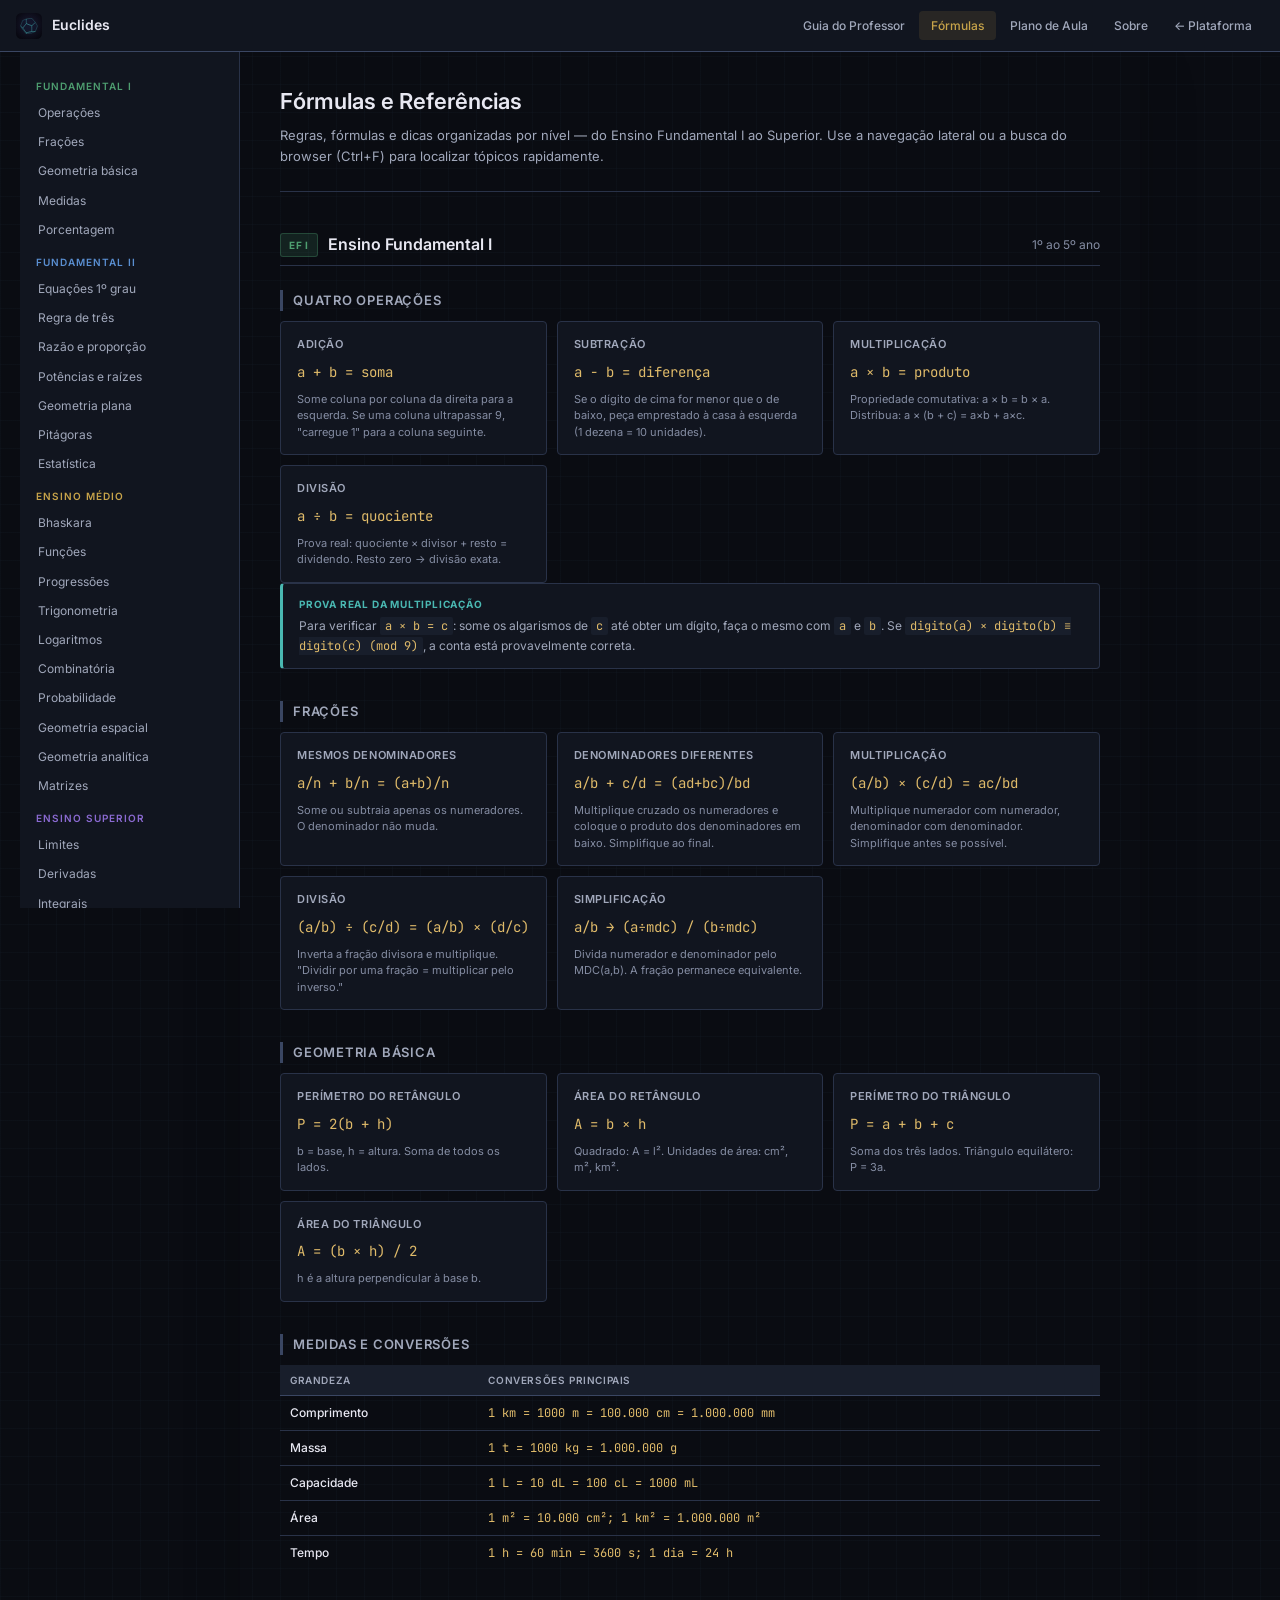
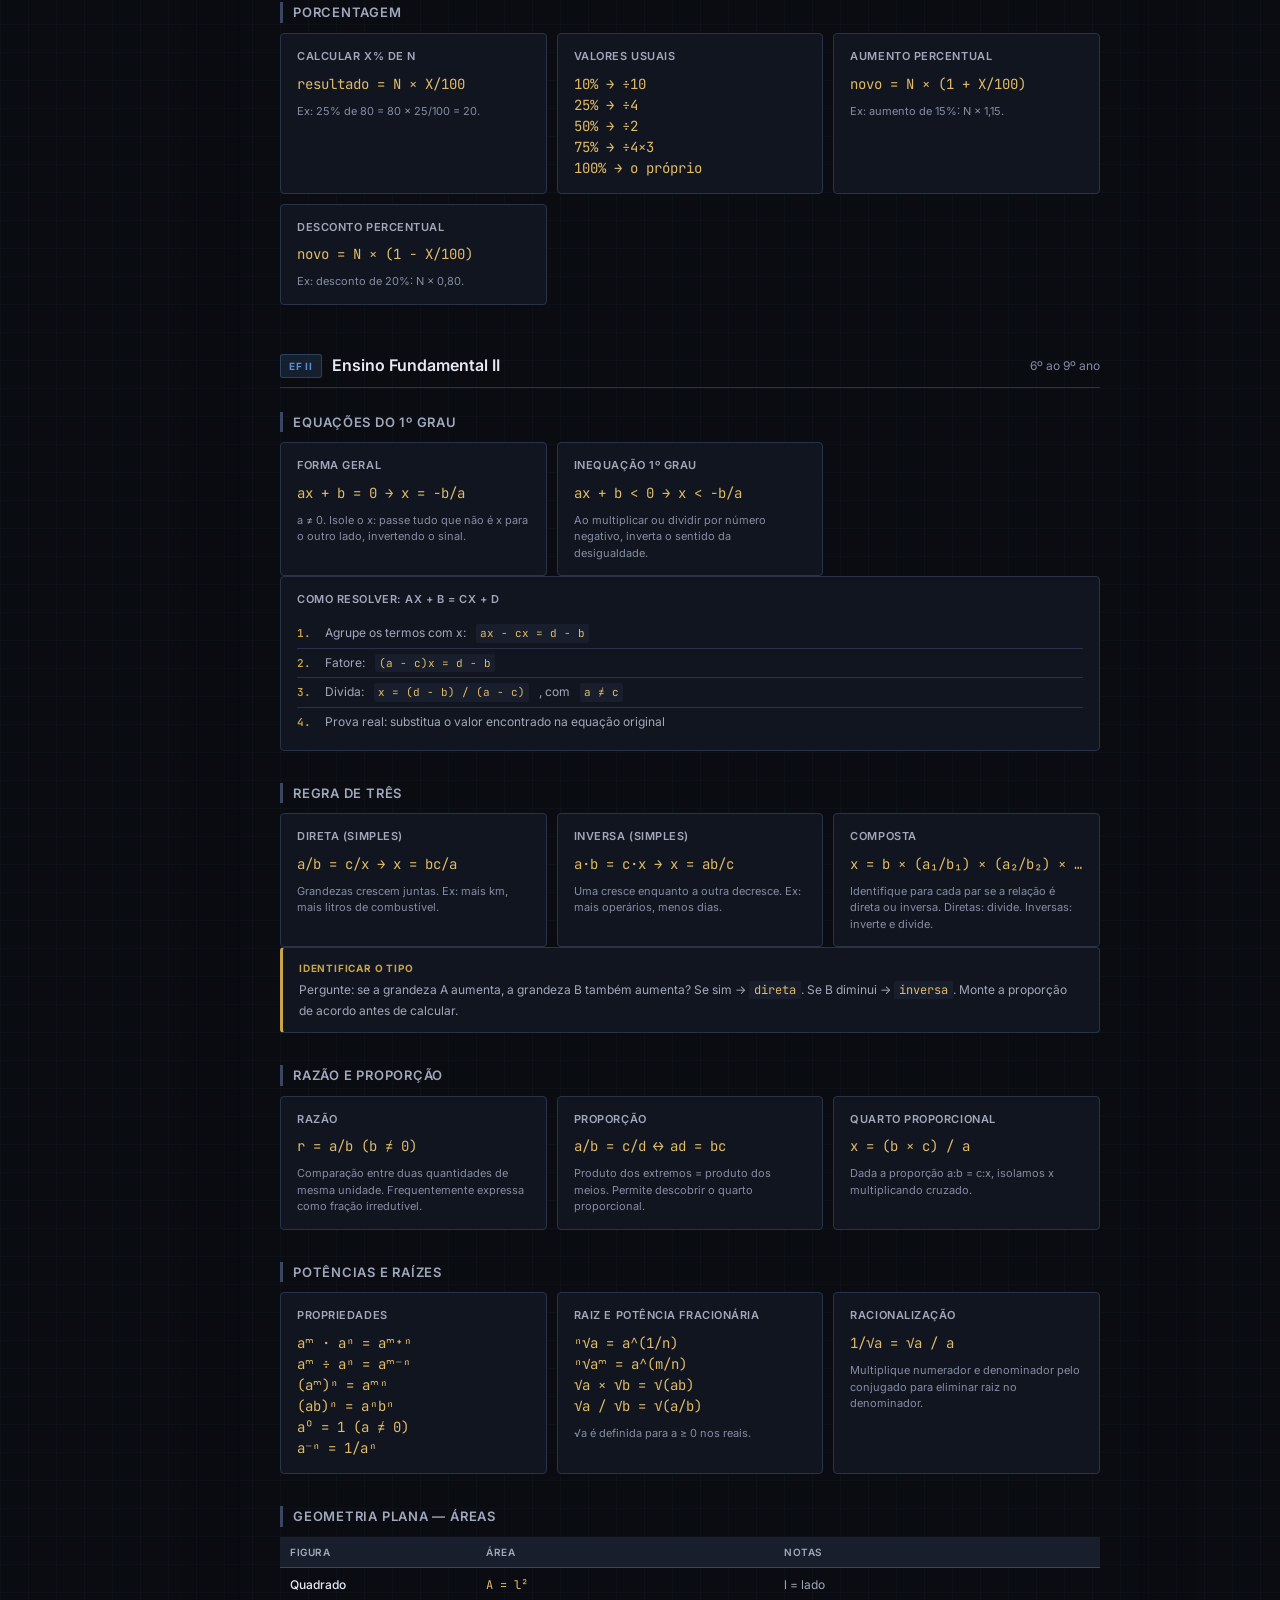
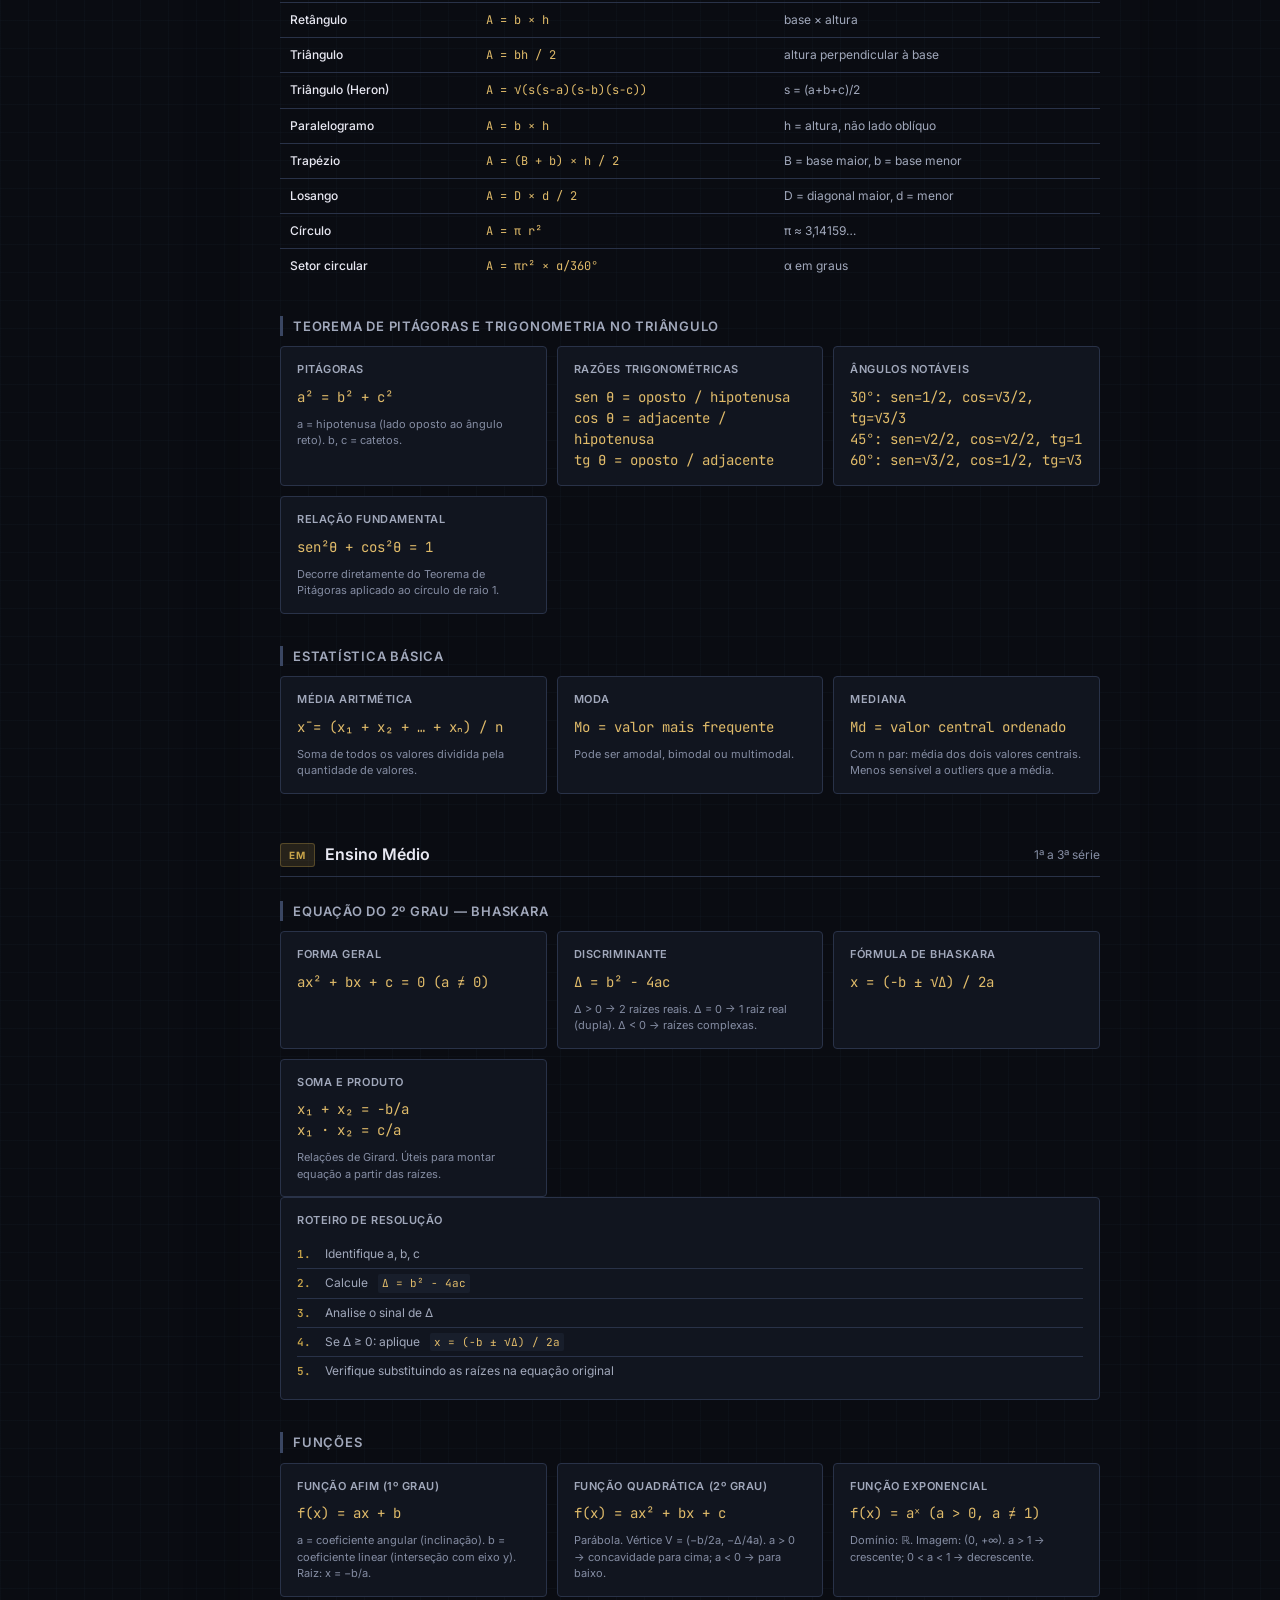
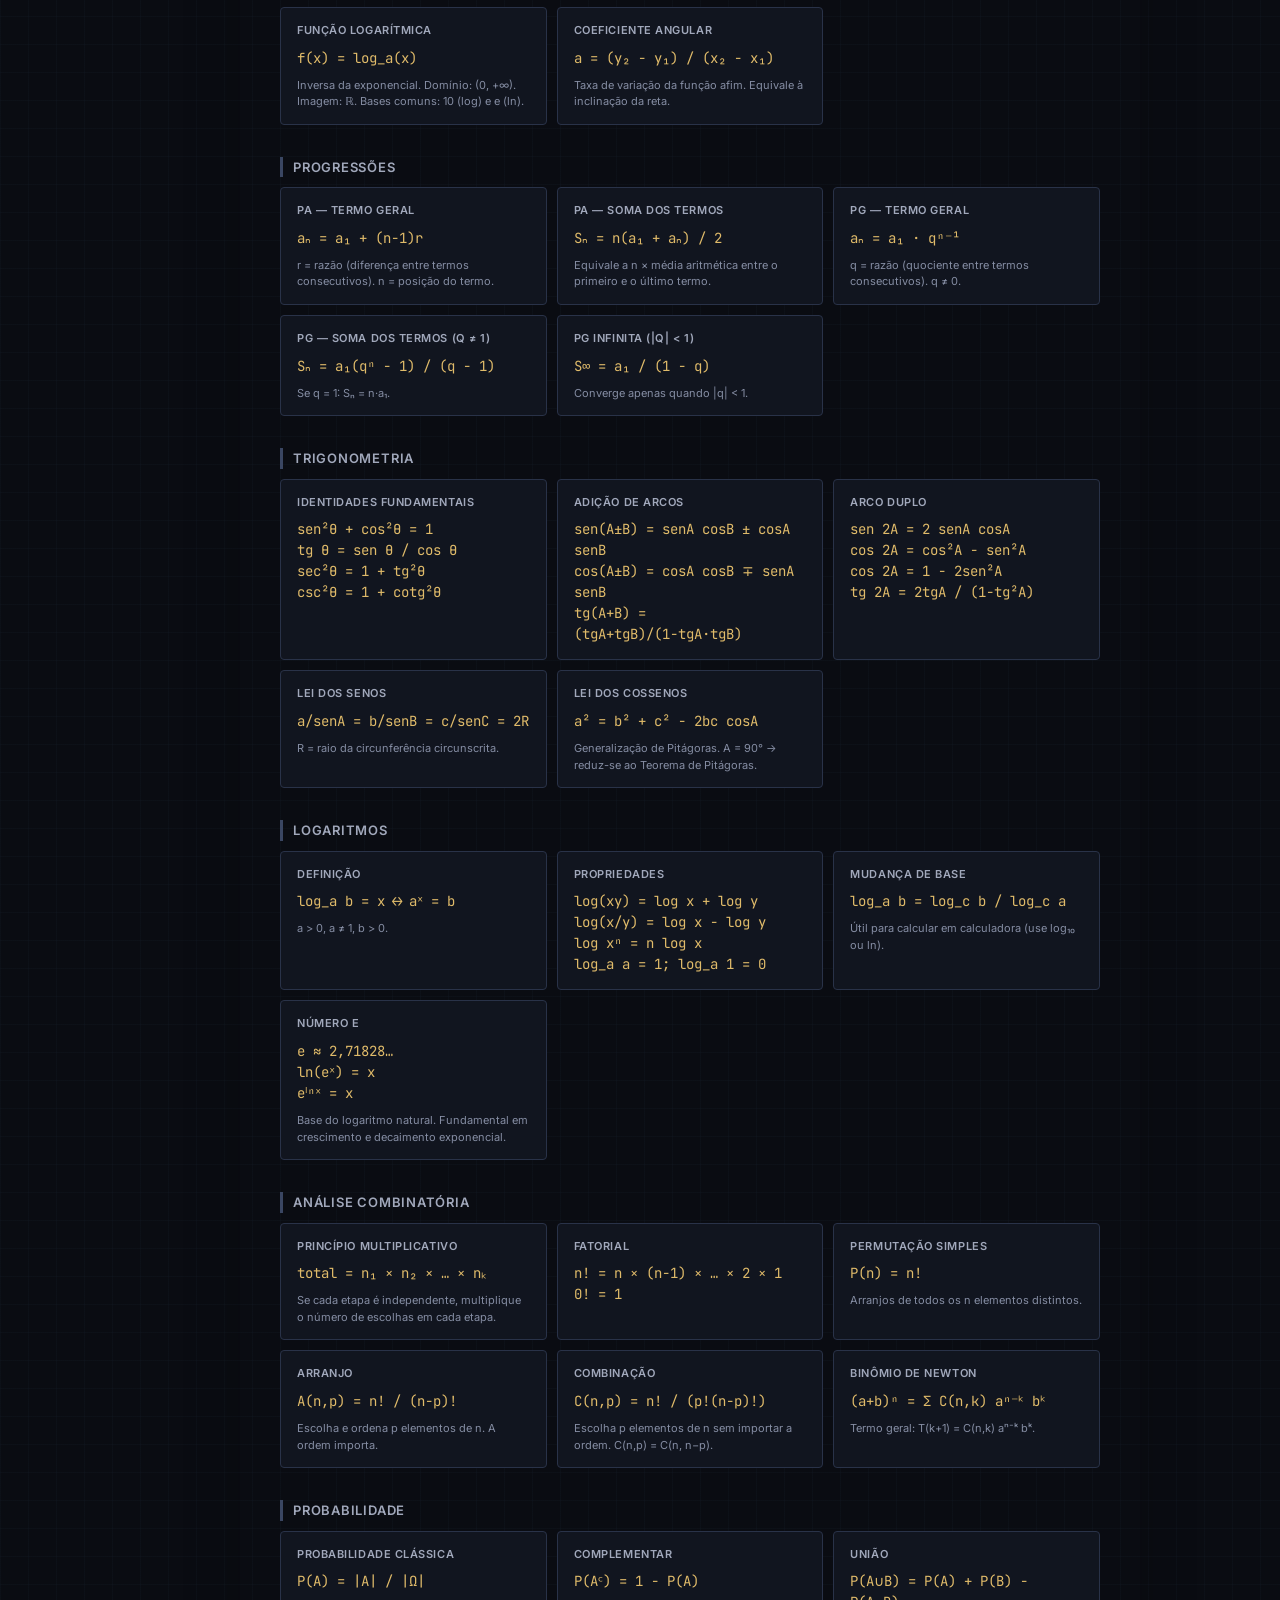
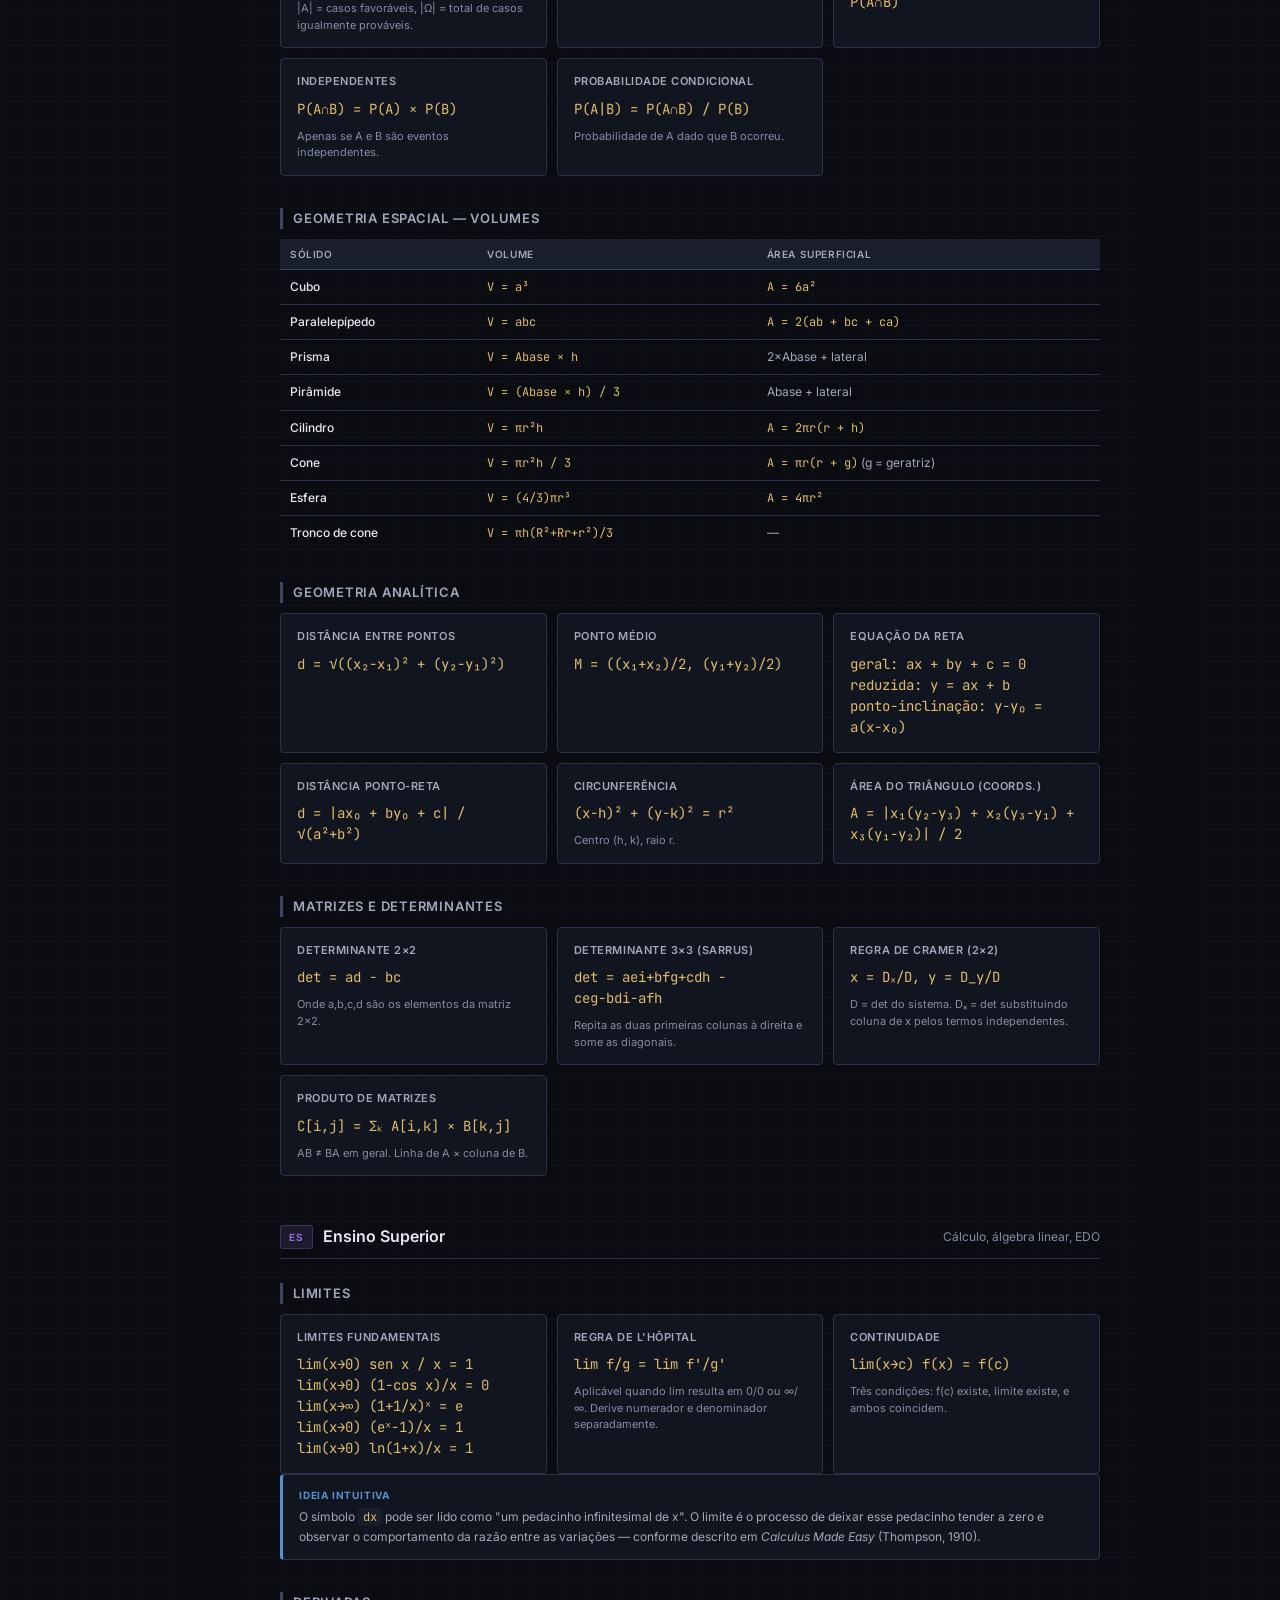
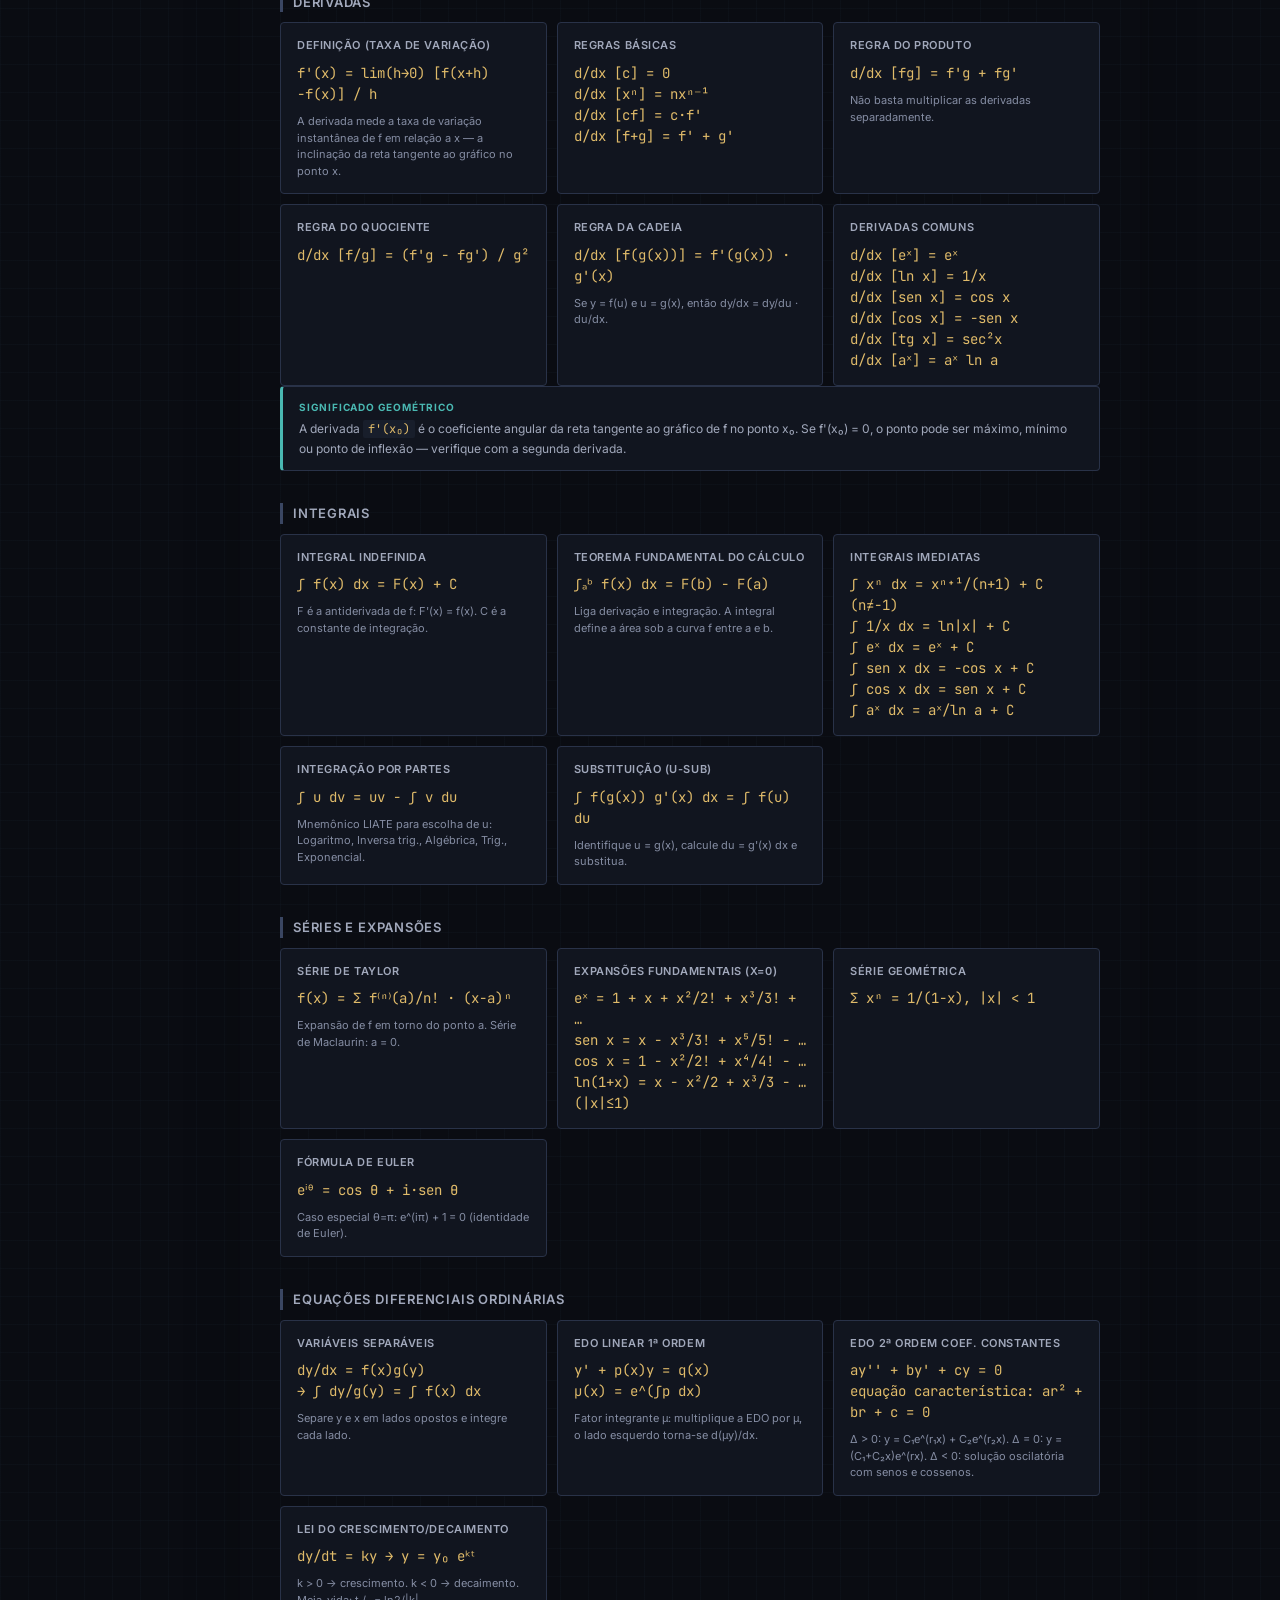
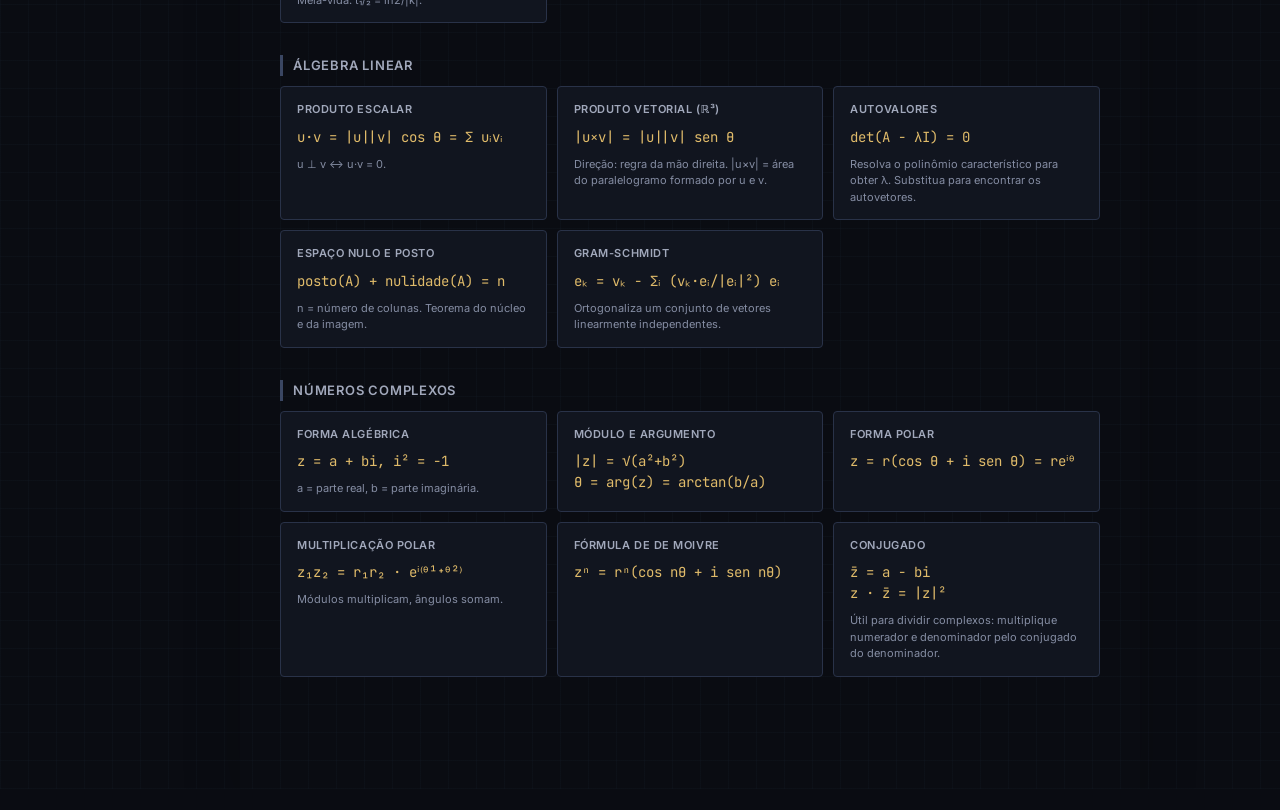
<file: formulas.html>
<!DOCTYPE html>
<html lang="pt-BR">
<head>
  <meta charset="UTF-8"/>
  <meta name="viewport" content="width=device-width, initial-scale=1.0"/>
  <title>Fórmulas e Referências — Euclides</title>
  <link rel="preconnect" href="https://fonts.googleapis.com"/>
  <link href="https://fonts.googleapis.com/css2?family=Inter:wght@400;500;600&family=JetBrains+Mono:wght@400;500&display=swap" rel="stylesheet"/>
  <link rel="icon" type="image/svg+xml" href="icon.svg"/>
  <style>
    *, *::before, *::after { box-sizing: border-box; margin: 0; padding: 0; }

    :root {
      --bg:         #0c0c10;
      --surface:    #13131c;
      --surface-2:  #1a1a28;
      --border:     #22223a;
      --border-2:   #2e2e4a;
      --text:       #e8e8f2;
      --text-muted: #72728c;
      --text-dim:   #3e3e58;
      --gold:       #c8a44a;
      --gold-light: #e0bb6a;
      --gold-dim:   rgba(200,164,74,.12);
      --teal:       #4ab8b2;
      --blue:       #5a8fd2;
      --green:      #4e9e70;
      --red:        #c45252;
      --violet:     #8b6ad2;
      --radius:     4px;
      --font-ui:    'Inter', system-ui, sans-serif;
      --font-mono:  'JetBrains Mono', 'Fira Code', monospace;

      /* Level accent colours */
      --ef1:   #4e9e70;
      --ef2:   #5a8fd2;
      --em:    #c8a44a;
      --es:    #8b6ad2;
    }

    body {
      background: var(--bg);
      color: var(--text);
      font-family: var(--font-ui);
      font-size: 14px;
      line-height: 1.6;
      display: flex;
      flex-direction: column;
      min-height: 100vh;
    }

    /* ── Topbar ─────────────────────────────────────────────────── */
    #topbar {
      height: 44px;
      background: var(--surface);
      border-bottom: 1px solid var(--border);
      display: flex;
      align-items: center;
      justify-content: space-between;
      padding: 0 16px;
      flex-shrink: 0;
      position: sticky;
      top: 0;
      z-index: 100;
    }
    #topbar-brand { display: flex; align-items: center; gap: 10px; text-decoration: none; }
    #topbar-brand img { width: 26px; height: 26px; }
    #topbar-brand span { font-size: 14px; font-weight: 600; color: var(--text); }
    #topbar-nav { display: flex; gap: 2px; }
    .topbar-tab {
      background: transparent; border: none; color: var(--text-muted);
      font-family: var(--font-ui); font-size: 12px; font-weight: 500;
      padding: 5px 12px; border-radius: var(--radius); cursor: pointer;
      text-decoration: none; display: inline-flex; align-items: center;
      transition: color .15s, background .15s;
    }
    .topbar-tab:hover { color: var(--text); background: var(--surface-2); }
    .topbar-tab.active { color: var(--gold); background: var(--gold-dim); }

    /* ── Layout ─────────────────────────────────────────────────── */
    .page-wrapper {
      display: flex;
      flex: 1;
      gap: 0;
    }

    /* ── Sidebar ─────────────────────────────────────────────────── */
    .sidebar {
      width: 220px;
      flex-shrink: 0;
      background: var(--surface);
      border-right: 1px solid var(--border);
      padding: 16px 0;
      position: sticky;
      top: 44px;
      height: calc(100vh - 44px);
      overflow-y: auto;
    }
    .sidebar::-webkit-scrollbar { width: 4px; }
    .sidebar::-webkit-scrollbar-thumb { background: var(--border-2); border-radius: 2px; }

    .sb-level {
      padding: 10px 16px 4px;
      font-size: 10px;
      font-weight: 600;
      letter-spacing: .1em;
      text-transform: uppercase;
    }
    .sb-level-ef1 { color: var(--ef1); }
    .sb-level-ef2 { color: var(--ef2); }
    .sb-level-em  { color: var(--em); }
    .sb-level-es  { color: var(--es); }

    .sb-link {
      display: block;
      padding: 5px 16px;
      font-size: 12px;
      color: var(--text-muted);
      text-decoration: none;
      border-left: 2px solid transparent;
      transition: color .12s, border-color .12s, background .12s;
    }
    .sb-link:hover { color: var(--text); background: rgba(255,255,255,.03); }
    .sb-link.active { color: var(--text); border-left-color: var(--gold); }

    /* ── Content ─────────────────────────────────────────────────── */
    .content {
      flex: 1;
      padding: 2rem 2.5rem 4rem;
      max-width: 900px;
    }

    .page-title {
      font-size: 22px;
      font-weight: 600;
      color: var(--text);
      margin-bottom: 6px;
    }
    .page-subtitle {
      font-size: 13px;
      color: var(--text-muted);
      margin-bottom: 2.5rem;
      padding-bottom: 1.5rem;
      border-bottom: 1px solid var(--border);
    }

    /* ── Level sections ─────────────────────────────────────────── */
    .level-section { margin-bottom: 3rem; }

    .level-header {
      display: flex;
      align-items: center;
      gap: 10px;
      margin-bottom: 1.5rem;
      padding-bottom: 8px;
      border-bottom: 1px solid var(--border);
      scroll-margin-top: 64px;
    }
    .level-badge {
      font-size: 10px;
      font-weight: 700;
      letter-spacing: .08em;
      text-transform: uppercase;
      padding: 3px 8px;
      border-radius: 3px;
    }
    .badge-ef1 { background: rgba(78,158,112,.15); color: var(--ef1); border: 1px solid rgba(78,158,112,.3); }
    .badge-ef2 { background: rgba(90,143,210,.15); color: var(--ef2); border: 1px solid rgba(90,143,210,.3); }
    .badge-em  { background: rgba(200,164,74,.15); color: var(--em);  border: 1px solid rgba(200,164,74,.3); }
    .badge-es  { background: rgba(139,106,210,.15); color: var(--es); border: 1px solid rgba(139,106,210,.3); }

    .level-title { font-size: 16px; font-weight: 600; color: var(--text); }
    .level-desc  { font-size: 12px; color: var(--text-dim); margin-left: auto; }

    /* ── Topic groups ────────────────────────────────────────────── */
    .topic-group { margin-bottom: 2rem; }
    .topic-title {
      font-size: 13px;
      font-weight: 600;
      color: var(--text-muted);
      text-transform: uppercase;
      letter-spacing: .06em;
      margin-bottom: 10px;
      padding-left: 10px;
      border-left: 3px solid var(--border-2);
      scroll-margin-top: 64px;
    }

    /* ── Formula cards ──────────────────────────────────────────── */
    .formula-grid {
      display: grid;
      grid-template-columns: repeat(auto-fill, minmax(260px, 1fr));
      gap: 10px;
    }
    .formula-card {
      background: var(--surface);
      border: 1px solid var(--border);
      border-radius: var(--radius);
      padding: 14px 16px;
      display: flex;
      flex-direction: column;
      gap: 8px;
    }
    .fc-name {
      font-size: 11px;
      font-weight: 600;
      color: var(--text-muted);
      text-transform: uppercase;
      letter-spacing: .05em;
    }
    .fc-formula {
      font-family: var(--font-mono);
      font-size: 14px;
      color: var(--gold-light);
      line-height: 1.5;
    }
    .fc-note {
      font-size: 11px;
      color: var(--text-dim);
      line-height: 1.5;
    }

    /* ── Tip blocks ─────────────────────────────────────────────── */
    .tip-block {
      background: var(--surface);
      border: 1px solid var(--border);
      border-left: 3px solid var(--teal);
      border-radius: var(--radius);
      padding: 12px 16px;
      margin-bottom: 10px;
    }
    .tip-block.warn  { border-left-color: var(--em); }
    .tip-block.info  { border-left-color: var(--blue); }
    .tip-block.alert { border-left-color: var(--red); }

    .tip-label {
      font-size: 10px;
      font-weight: 700;
      text-transform: uppercase;
      letter-spacing: .08em;
      color: var(--teal);
      margin-bottom: 4px;
    }
    .tip-block.warn  .tip-label { color: var(--em); }
    .tip-block.info  .tip-label { color: var(--blue); }
    .tip-block.alert .tip-label { color: var(--red); }

    .tip-text { font-size: 12px; color: var(--text-muted); line-height: 1.6; }
    .tip-text code {
      font-family: var(--font-mono);
      font-size: 12px;
      background: var(--surface-2);
      padding: 1px 5px;
      border-radius: 2px;
      color: var(--gold-light);
    }

    /* ── Steps list ─────────────────────────────────────────────── */
    .steps {
      background: var(--surface);
      border: 1px solid var(--border);
      border-radius: var(--radius);
      padding: 14px 16px;
      margin-bottom: 10px;
    }
    .steps-title {
      font-size: 11px;
      font-weight: 600;
      color: var(--text-muted);
      text-transform: uppercase;
      letter-spacing: .05em;
      margin-bottom: 10px;
    }
    .step-item {
      display: flex;
      gap: 10px;
      padding: 5px 0;
      font-size: 12px;
      color: var(--text-muted);
      line-height: 1.5;
      border-bottom: 1px solid var(--border);
    }
    .step-item:last-child { border-bottom: none; }
    .step-n {
      font-family: var(--font-mono);
      font-size: 11px;
      font-weight: 600;
      color: var(--gold);
      min-width: 18px;
      padding-top: 1px;
    }
    .step-item code {
      font-family: var(--font-mono);
      font-size: 11px;
      color: var(--gold-light);
      background: var(--surface-2);
      padding: 1px 4px;
      border-radius: 2px;
    }

    /* ── Table ──────────────────────────────────────────────────── */
    .ref-table {
      width: 100%;
      border-collapse: collapse;
      font-size: 12px;
      margin-bottom: 12px;
    }
    .ref-table th {
      background: var(--surface-2);
      color: var(--text-muted);
      font-size: 10px;
      font-weight: 600;
      text-transform: uppercase;
      letter-spacing: .06em;
      padding: 7px 10px;
      text-align: left;
      border-bottom: 1px solid var(--border-2);
    }
    .ref-table td {
      padding: 7px 10px;
      border-bottom: 1px solid var(--border);
      color: var(--text-muted);
      vertical-align: top;
    }
    .ref-table tr:last-child td { border-bottom: none; }
    .ref-table td:first-child { color: var(--text); font-weight: 500; }
    .ref-table td code {
      font-family: var(--font-mono);
      font-size: 12px;
      color: var(--gold-light);
    }

    /* ── Responsive ─────────────────────────────────────────────── */
    @media (max-width: 900px) {
      .sidebar { display: none; }
      .content { padding: 1.5rem 1rem 3rem; }
      .formula-grid { grid-template-columns: 1fr; }
    }
    @media (max-width: 640px) {
      .topbar-tab:not(.active) { display: none; }
    }
  </style>
  <link rel="stylesheet" href="auxiliary.css?v=5.0"/>
</head>
<body>

  <header id="topbar">
    <a id="topbar-brand" href="index.html">
      <img src="icon.svg" alt="Euclides"/>
      <span>Euclides</span>
    </a>
    <nav id="topbar-nav">
      <a class="topbar-tab" href="guia-professor.html">Guia do Professor</a>
      <a class="topbar-tab active" href="formulas.html">Fórmulas</a>
      <a class="topbar-tab" href="plano-aula.html">Plano de Aula</a>
      <a class="topbar-tab" href="sobre.html">Sobre</a>
      <a class="topbar-tab" href="index.html">&#8592; Plataforma</a>
    </nav>
  </header>

  <div class="page-wrapper">

    <!-- ── Sidebar ─────────────────────────────────────────────── -->
    <nav class="sidebar">
      <div class="sb-level sb-level-ef1">Fundamental I</div>
      <a class="sb-link" href="#ef1-op">Operações</a>
      <a class="sb-link" href="#ef1-frac">Frações</a>
      <a class="sb-link" href="#ef1-geo">Geometria básica</a>
      <a class="sb-link" href="#ef1-medidas">Medidas</a>
      <a class="sb-link" href="#ef1-pct">Porcentagem</a>

      <div class="sb-level sb-level-ef2">Fundamental II</div>
      <a class="sb-link" href="#ef2-equacoes">Equações 1º grau</a>
      <a class="sb-link" href="#ef2-regra3">Regra de três</a>
      <a class="sb-link" href="#ef2-proporcao">Razão e proporção</a>
      <a class="sb-link" href="#ef2-potencias">Potências e raízes</a>
      <a class="sb-link" href="#ef2-geo">Geometria plana</a>
      <a class="sb-link" href="#ef2-pitagoras">Pitágoras</a>
      <a class="sb-link" href="#ef2-estat">Estatística</a>

      <div class="sb-level sb-level-em">Ensino Médio</div>
      <a class="sb-link" href="#em-bhaskara">Bhaskara</a>
      <a class="sb-link" href="#em-funcoes">Funções</a>
      <a class="sb-link" href="#em-progressoes">Progressões</a>
      <a class="sb-link" href="#em-trig">Trigonometria</a>
      <a class="sb-link" href="#em-log">Logaritmos</a>
      <a class="sb-link" href="#em-combinatoria">Combinatória</a>
      <a class="sb-link" href="#em-probabilidade">Probabilidade</a>
      <a class="sb-link" href="#em-geo-espacial">Geometria espacial</a>
      <a class="sb-link" href="#em-analitica">Geometria analítica</a>
      <a class="sb-link" href="#em-matrizes">Matrizes</a>

      <div class="sb-level sb-level-es">Ensino Superior</div>
      <a class="sb-link" href="#es-limites">Limites</a>
      <a class="sb-link" href="#es-derivadas">Derivadas</a>
      <a class="sb-link" href="#es-integrais">Integrais</a>
      <a class="sb-link" href="#es-series">Séries</a>
      <a class="sb-link" href="#es-edo">EDO</a>
      <a class="sb-link" href="#es-lin-alg">Álgebra linear</a>
      <a class="sb-link" href="#es-complexos">Números complexos</a>
    </nav>

    <!-- ── Content ─────────────────────────────────────────────── -->
    <div class="content">
      <div class="page-title">Fórmulas e Referências</div>
      <div class="page-subtitle">
        Regras, fórmulas e dicas organizadas por nível — do Ensino Fundamental I ao Superior.
        Use a navegação lateral ou a busca do browser (Ctrl+F) para localizar tópicos rapidamente.
      </div>

      <!-- ══════════════════════════════════════════════════════════
           FUNDAMENTAL I
      ══════════════════════════════════════════════════════════ -->
      <section class="level-section">
        <div class="level-header" id="ef1">
          <span class="level-badge badge-ef1">EF I</span>
          <span class="level-title">Ensino Fundamental I</span>
          <span class="level-desc">1º ao 5º ano</span>
        </div>

        <!-- Operações -->
        <div class="topic-group" id="ef1-op">
          <div class="topic-title">Quatro operações</div>
          <div class="formula-grid">
            <div class="formula-card">
              <div class="fc-name">Adição</div>
              <div class="fc-formula">a + b = soma</div>
              <div class="fc-note">Some coluna por coluna da direita para a esquerda. Se uma coluna ultrapassar 9, "carregue 1" para a coluna seguinte.</div>
            </div>
            <div class="formula-card">
              <div class="fc-name">Subtração</div>
              <div class="fc-formula">a − b = diferença</div>
              <div class="fc-note">Se o dígito de cima for menor que o de baixo, peça emprestado à casa à esquerda (1 dezena = 10 unidades).</div>
            </div>
            <div class="formula-card">
              <div class="fc-name">Multiplicação</div>
              <div class="fc-formula">a × b = produto</div>
              <div class="fc-note">Propriedade comutativa: a × b = b × a. Distribua: a × (b + c) = a×b + a×c.</div>
            </div>
            <div class="formula-card">
              <div class="fc-name">Divisão</div>
              <div class="fc-formula">a ÷ b = quociente</div>
              <div class="fc-note">Prova real: quociente × divisor + resto = dividendo. Resto zero → divisão exata.</div>
            </div>
          </div>

          <div class="tip-block">
            <div class="tip-label">Prova Real da Multiplicação</div>
            <div class="tip-text">Para verificar <code>a × b = c</code>: some os algarismos de <code>c</code> até obter um dígito, faça o mesmo com <code>a</code> e <code>b</code>. Se <code>digito(a) × digito(b) ≡ digito(c) (mod 9)</code>, a conta está provavelmente correta.</div>
          </div>
        </div>

        <!-- Frações -->
        <div class="topic-group" id="ef1-frac">
          <div class="topic-title">Frações</div>
          <div class="formula-grid">
            <div class="formula-card">
              <div class="fc-name">Mesmos denominadores</div>
              <div class="fc-formula">a/n + b/n = (a+b)/n</div>
              <div class="fc-note">Some ou subtraia apenas os numeradores. O denominador não muda.</div>
            </div>
            <div class="formula-card">
              <div class="fc-name">Denominadores diferentes</div>
              <div class="fc-formula">a/b + c/d = (ad+bc)/bd</div>
              <div class="fc-note">Multiplique cruzado os numeradores e coloque o produto dos denominadores em baixo. Simplifique ao final.</div>
            </div>
            <div class="formula-card">
              <div class="fc-name">Multiplicação</div>
              <div class="fc-formula">(a/b) × (c/d) = ac/bd</div>
              <div class="fc-note">Multiplique numerador com numerador, denominador com denominador. Simplifique antes se possível.</div>
            </div>
            <div class="formula-card">
              <div class="fc-name">Divisão</div>
              <div class="fc-formula">(a/b) ÷ (c/d) = (a/b) × (d/c)</div>
              <div class="fc-note">Inverta a fração divisora e multiplique. "Dividir por uma fração = multiplicar pelo inverso."</div>
            </div>
            <div class="formula-card">
              <div class="fc-name">Simplificação</div>
              <div class="fc-formula">a/b → (a÷mdc) / (b÷mdc)</div>
              <div class="fc-note">Divida numerador e denominador pelo MDC(a,b). A fração permanece equivalente.</div>
            </div>
          </div>
        </div>

        <!-- Geometria básica -->
        <div class="topic-group" id="ef1-geo">
          <div class="topic-title">Geometria básica</div>
          <div class="formula-grid">
            <div class="formula-card">
              <div class="fc-name">Perímetro do retângulo</div>
              <div class="fc-formula">P = 2(b + h)</div>
              <div class="fc-note">b = base, h = altura. Soma de todos os lados.</div>
            </div>
            <div class="formula-card">
              <div class="fc-name">Área do retângulo</div>
              <div class="fc-formula">A = b × h</div>
              <div class="fc-note">Quadrado: A = l². Unidades de área: cm², m², km².</div>
            </div>
            <div class="formula-card">
              <div class="fc-name">Perímetro do triângulo</div>
              <div class="fc-formula">P = a + b + c</div>
              <div class="fc-note">Soma dos três lados. Triângulo equilátero: P = 3a.</div>
            </div>
            <div class="formula-card">
              <div class="fc-name">Área do triângulo</div>
              <div class="fc-formula">A = (b × h) / 2</div>
              <div class="fc-note">h é a altura perpendicular à base b.</div>
            </div>
          </div>
        </div>

        <!-- Medidas -->
        <div class="topic-group" id="ef1-medidas">
          <div class="topic-title">Medidas e conversões</div>
          <table class="ref-table">
            <thead><tr><th>Grandeza</th><th>Conversões principais</th></tr></thead>
            <tbody>
              <tr><td>Comprimento</td><td><code>1 km = 1000 m = 100.000 cm = 1.000.000 mm</code></td></tr>
              <tr><td>Massa</td><td><code>1 t = 1000 kg = 1.000.000 g</code></td></tr>
              <tr><td>Capacidade</td><td><code>1 L = 10 dL = 100 cL = 1000 mL</code></td></tr>
              <tr><td>Área</td><td><code>1 m² = 10.000 cm²;  1 km² = 1.000.000 m²</code></td></tr>
              <tr><td>Tempo</td><td><code>1 h = 60 min = 3600 s;  1 dia = 24 h</code></td></tr>
            </tbody>
          </table>
        </div>

        <!-- Porcentagem -->
        <div class="topic-group" id="ef1-pct">
          <div class="topic-title">Porcentagem</div>
          <div class="formula-grid">
            <div class="formula-card">
              <div class="fc-name">Calcular X% de N</div>
              <div class="fc-formula">resultado = N × X/100</div>
              <div class="fc-note">Ex: 25% de 80 = 80 × 25/100 = 20.</div>
            </div>
            <div class="formula-card">
              <div class="fc-name">Valores usuais</div>
              <div class="fc-formula">
                10% → ÷10<br>
                25% → ÷4<br>
                50% → ÷2<br>
                75% → ÷4×3<br>
                100% → o próprio
              </div>
            </div>
            <div class="formula-card">
              <div class="fc-name">Aumento percentual</div>
              <div class="fc-formula">novo = N × (1 + X/100)</div>
              <div class="fc-note">Ex: aumento de 15%: N × 1,15.</div>
            </div>
            <div class="formula-card">
              <div class="fc-name">Desconto percentual</div>
              <div class="fc-formula">novo = N × (1 − X/100)</div>
              <div class="fc-note">Ex: desconto de 20%: N × 0,80.</div>
            </div>
          </div>
        </div>
      </section>

      <!-- ══════════════════════════════════════════════════════════
           FUNDAMENTAL II
      ══════════════════════════════════════════════════════════ -->
      <section class="level-section">
        <div class="level-header" id="ef2">
          <span class="level-badge badge-ef2">EF II</span>
          <span class="level-title">Ensino Fundamental II</span>
          <span class="level-desc">6º ao 9º ano</span>
        </div>

        <!-- Equações 1º grau -->
        <div class="topic-group" id="ef2-equacoes">
          <div class="topic-title">Equações do 1º grau</div>
          <div class="formula-grid">
            <div class="formula-card">
              <div class="fc-name">Forma geral</div>
              <div class="fc-formula">ax + b = 0  →  x = −b/a</div>
              <div class="fc-note">a ≠ 0. Isole o x: passe tudo que não é x para o outro lado, invertendo o sinal.</div>
            </div>
            <div class="formula-card">
              <div class="fc-name">Inequação 1º grau</div>
              <div class="fc-formula">ax + b &lt; 0  →  x &lt; −b/a</div>
              <div class="fc-note">Ao multiplicar ou dividir por número negativo, inverta o sentido da desigualdade.</div>
            </div>
          </div>
          <div class="steps">
            <div class="steps-title">Como resolver: ax + b = cx + d</div>
            <div class="step-item"><span class="step-n">1.</span> Agrupe os termos com x: <code>ax − cx = d − b</code></div>
            <div class="step-item"><span class="step-n">2.</span> Fatore: <code>(a − c)x = d − b</code></div>
            <div class="step-item"><span class="step-n">3.</span> Divida: <code>x = (d − b) / (a − c)</code>, com <code>a ≠ c</code></div>
            <div class="step-item"><span class="step-n">4.</span> Prova real: substitua o valor encontrado na equação original</div>
          </div>
        </div>

        <!-- Regra de três -->
        <div class="topic-group" id="ef2-regra3">
          <div class="topic-title">Regra de três</div>
          <div class="formula-grid">
            <div class="formula-card">
              <div class="fc-name">Direta (simples)</div>
              <div class="fc-formula">a/b = c/x  →  x = bc/a</div>
              <div class="fc-note">Grandezas crescem juntas. Ex: mais km, mais litros de combustível.</div>
            </div>
            <div class="formula-card">
              <div class="fc-name">Inversa (simples)</div>
              <div class="fc-formula">a·b = c·x  →  x = ab/c</div>
              <div class="fc-note">Uma cresce enquanto a outra decresce. Ex: mais operários, menos dias.</div>
            </div>
            <div class="formula-card">
              <div class="fc-name">Composta</div>
              <div class="fc-formula">x = b × (a₁/b₁) × (a₂/b₂) × …</div>
              <div class="fc-note">Identifique para cada par se a relação é direta ou inversa. Diretas: divide. Inversas: inverte e divide.</div>
            </div>
          </div>
          <div class="tip-block warn">
            <div class="tip-label">Identificar o tipo</div>
            <div class="tip-text">Pergunte: se a grandeza A aumenta, a grandeza B também aumenta? Se sim → <code>direta</code>. Se B diminui → <code>inversa</code>. Monte a proporção de acordo antes de calcular.</div>
          </div>
        </div>

        <!-- Razão e proporção -->
        <div class="topic-group" id="ef2-proporcao">
          <div class="topic-title">Razão e proporção</div>
          <div class="formula-grid">
            <div class="formula-card">
              <div class="fc-name">Razão</div>
              <div class="fc-formula">r = a/b  (b ≠ 0)</div>
              <div class="fc-note">Comparação entre duas quantidades de mesma unidade. Frequentemente expressa como fração irredutível.</div>
            </div>
            <div class="formula-card">
              <div class="fc-name">Proporção</div>
              <div class="fc-formula">a/b = c/d  ↔  ad = bc</div>
              <div class="fc-note">Produto dos extremos = produto dos meios. Permite descobrir o quarto proporcional.</div>
            </div>
            <div class="formula-card">
              <div class="fc-name">Quarto proporcional</div>
              <div class="fc-formula">x = (b × c) / a</div>
              <div class="fc-note">Dada a proporção a:b = c:x, isolamos x multiplicando cruzado.</div>
            </div>
          </div>
        </div>

        <!-- Potências e raízes -->
        <div class="topic-group" id="ef2-potencias">
          <div class="topic-title">Potências e raízes</div>
          <div class="formula-grid">
            <div class="formula-card">
              <div class="fc-name">Propriedades</div>
              <div class="fc-formula">
                aᵐ · aⁿ = aᵐ⁺ⁿ<br>
                aᵐ ÷ aⁿ = aᵐ⁻ⁿ<br>
                (aᵐ)ⁿ = aᵐⁿ<br>
                (ab)ⁿ = aⁿbⁿ<br>
                a⁰ = 1  (a ≠ 0)<br>
                a⁻ⁿ = 1/aⁿ
              </div>
            </div>
            <div class="formula-card">
              <div class="fc-name">Raiz e potência fracionária</div>
              <div class="fc-formula">
                ⁿ√a = a^(1/n)<br>
                ⁿ√aᵐ = a^(m/n)<br>
                √a × √b = √(ab)<br>
                √a / √b = √(a/b)
              </div>
              <div class="fc-note">√a é definida para a ≥ 0 nos reais.</div>
            </div>
            <div class="formula-card">
              <div class="fc-name">Racionalização</div>
              <div class="fc-formula">1/√a = √a / a</div>
              <div class="fc-note">Multiplique numerador e denominador pelo conjugado para eliminar raiz no denominador.</div>
            </div>
          </div>
        </div>

        <!-- Geometria plana -->
        <div class="topic-group" id="ef2-geo">
          <div class="topic-title">Geometria plana — áreas</div>
          <table class="ref-table">
            <thead><tr><th>Figura</th><th>Área</th><th>Notas</th></tr></thead>
            <tbody>
              <tr><td>Quadrado</td><td><code>A = l²</code></td><td>l = lado</td></tr>
              <tr><td>Retângulo</td><td><code>A = b × h</code></td><td>base × altura</td></tr>
              <tr><td>Triângulo</td><td><code>A = bh / 2</code></td><td>altura perpendicular à base</td></tr>
              <tr><td>Triângulo (Heron)</td><td><code>A = √(s(s−a)(s−b)(s−c))</code></td><td>s = (a+b+c)/2</td></tr>
              <tr><td>Paralelogramo</td><td><code>A = b × h</code></td><td>h = altura, não lado oblíquo</td></tr>
              <tr><td>Trapézio</td><td><code>A = (B + b) × h / 2</code></td><td>B = base maior, b = base menor</td></tr>
              <tr><td>Losango</td><td><code>A = D × d / 2</code></td><td>D = diagonal maior, d = menor</td></tr>
              <tr><td>Círculo</td><td><code>A = π r²</code></td><td>π ≈ 3,14159…</td></tr>
              <tr><td>Setor circular</td><td><code>A = πr² × α/360°</code></td><td>α em graus</td></tr>
            </tbody>
          </table>
        </div>

        <!-- Pitágoras -->
        <div class="topic-group" id="ef2-pitagoras">
          <div class="topic-title">Teorema de Pitágoras e trigonometria no triângulo</div>
          <div class="formula-grid">
            <div class="formula-card">
              <div class="fc-name">Pitágoras</div>
              <div class="fc-formula">a² = b² + c²</div>
              <div class="fc-note">a = hipotenusa (lado oposto ao ângulo reto). b, c = catetos.</div>
            </div>
            <div class="formula-card">
              <div class="fc-name">Razões trigonométricas</div>
              <div class="fc-formula">
                sen θ = oposto / hipotenusa<br>
                cos θ = adjacente / hipotenusa<br>
                tg θ = oposto / adjacente
              </div>
            </div>
            <div class="formula-card">
              <div class="fc-name">Ângulos notáveis</div>
              <div class="fc-formula">
                30°: sen=1/2, cos=√3/2, tg=√3/3<br>
                45°: sen=√2/2, cos=√2/2, tg=1<br>
                60°: sen=√3/2, cos=1/2, tg=√3
              </div>
            </div>
            <div class="formula-card">
              <div class="fc-name">Relação fundamental</div>
              <div class="fc-formula">sen²θ + cos²θ = 1</div>
              <div class="fc-note">Decorre diretamente do Teorema de Pitágoras aplicado ao círculo de raio 1.</div>
            </div>
          </div>
        </div>

        <!-- Estatística básica -->
        <div class="topic-group" id="ef2-estat">
          <div class="topic-title">Estatística básica</div>
          <div class="formula-grid">
            <div class="formula-card">
              <div class="fc-name">Média aritmética</div>
              <div class="fc-formula">x̄ = (x₁ + x₂ + … + xₙ) / n</div>
              <div class="fc-note">Soma de todos os valores dividida pela quantidade de valores.</div>
            </div>
            <div class="formula-card">
              <div class="fc-name">Moda</div>
              <div class="fc-formula">Mo = valor mais frequente</div>
              <div class="fc-note">Pode ser amodal, bimodal ou multimodal.</div>
            </div>
            <div class="formula-card">
              <div class="fc-name">Mediana</div>
              <div class="fc-formula">Md = valor central ordenado</div>
              <div class="fc-note">Com n par: média dos dois valores centrais. Menos sensível a outliers que a média.</div>
            </div>
          </div>
        </div>
      </section>

      <!-- ══════════════════════════════════════════════════════════
           ENSINO MÉDIO
      ══════════════════════════════════════════════════════════ -->
      <section class="level-section">
        <div class="level-header" id="em">
          <span class="level-badge badge-em">EM</span>
          <span class="level-title">Ensino Médio</span>
          <span class="level-desc">1ª a 3ª série</span>
        </div>

        <!-- Bhaskara -->
        <div class="topic-group" id="em-bhaskara">
          <div class="topic-title">Equação do 2º grau — Bhaskara</div>
          <div class="formula-grid">
            <div class="formula-card">
              <div class="fc-name">Forma geral</div>
              <div class="fc-formula">ax² + bx + c = 0  (a ≠ 0)</div>
            </div>
            <div class="formula-card">
              <div class="fc-name">Discriminante</div>
              <div class="fc-formula">Δ = b² − 4ac</div>
              <div class="fc-note">Δ &gt; 0 → 2 raízes reais. Δ = 0 → 1 raiz real (dupla). Δ &lt; 0 → raízes complexas.</div>
            </div>
            <div class="formula-card">
              <div class="fc-name">Fórmula de Bhaskara</div>
              <div class="fc-formula">x = (−b ± √Δ) / 2a</div>
            </div>
            <div class="formula-card">
              <div class="fc-name">Soma e produto</div>
              <div class="fc-formula">x₁ + x₂ = −b/a<br>x₁ · x₂ = c/a</div>
              <div class="fc-note">Relações de Girard. Úteis para montar equação a partir das raízes.</div>
            </div>
          </div>
          <div class="steps">
            <div class="steps-title">Roteiro de resolução</div>
            <div class="step-item"><span class="step-n">1.</span> Identifique a, b, c</div>
            <div class="step-item"><span class="step-n">2.</span> Calcule <code>Δ = b² − 4ac</code></div>
            <div class="step-item"><span class="step-n">3.</span> Analise o sinal de Δ</div>
            <div class="step-item"><span class="step-n">4.</span> Se Δ ≥ 0: aplique <code>x = (−b ± √Δ) / 2a</code></div>
            <div class="step-item"><span class="step-n">5.</span> Verifique substituindo as raízes na equação original</div>
          </div>
        </div>

        <!-- Funções -->
        <div class="topic-group" id="em-funcoes">
          <div class="topic-title">Funções</div>
          <div class="formula-grid">
            <div class="formula-card">
              <div class="fc-name">Função afim (1º grau)</div>
              <div class="fc-formula">f(x) = ax + b</div>
              <div class="fc-note">a = coeficiente angular (inclinação). b = coeficiente linear (interseção com eixo y). Raiz: x = −b/a.</div>
            </div>
            <div class="formula-card">
              <div class="fc-name">Função quadrática (2º grau)</div>
              <div class="fc-formula">f(x) = ax² + bx + c</div>
              <div class="fc-note">Parábola. Vértice V = (−b/2a, −Δ/4a). a &gt; 0 → concavidade para cima; a &lt; 0 → para baixo.</div>
            </div>
            <div class="formula-card">
              <div class="fc-name">Função exponencial</div>
              <div class="fc-formula">f(x) = aˣ  (a &gt; 0, a ≠ 1)</div>
              <div class="fc-note">Domínio: ℝ. Imagem: (0, +∞). a &gt; 1 → crescente; 0 &lt; a &lt; 1 → decrescente.</div>
            </div>
            <div class="formula-card">
              <div class="fc-name">Função logarítmica</div>
              <div class="fc-formula">f(x) = log_a(x)</div>
              <div class="fc-note">Inversa da exponencial. Domínio: (0, +∞). Imagem: ℝ. Bases comuns: 10 (log) e e (ln).</div>
            </div>
            <div class="formula-card">
              <div class="fc-name">Coeficiente angular</div>
              <div class="fc-formula">a = (y₂ − y₁) / (x₂ − x₁)</div>
              <div class="fc-note">Taxa de variação da função afim. Equivale à inclinação da reta.</div>
            </div>
          </div>
        </div>

        <!-- Progressões -->
        <div class="topic-group" id="em-progressoes">
          <div class="topic-title">Progressões</div>
          <div class="formula-grid">
            <div class="formula-card">
              <div class="fc-name">PA — termo geral</div>
              <div class="fc-formula">aₙ = a₁ + (n−1)r</div>
              <div class="fc-note">r = razão (diferença entre termos consecutivos). n = posição do termo.</div>
            </div>
            <div class="formula-card">
              <div class="fc-name">PA — soma dos termos</div>
              <div class="fc-formula">Sₙ = n(a₁ + aₙ) / 2</div>
              <div class="fc-note">Equivale a n × média aritmética entre o primeiro e o último termo.</div>
            </div>
            <div class="formula-card">
              <div class="fc-name">PG — termo geral</div>
              <div class="fc-formula">aₙ = a₁ · qⁿ⁻¹</div>
              <div class="fc-note">q = razão (quociente entre termos consecutivos). q ≠ 0.</div>
            </div>
            <div class="formula-card">
              <div class="fc-name">PG — soma dos termos (q ≠ 1)</div>
              <div class="fc-formula">Sₙ = a₁(qⁿ − 1) / (q − 1)</div>
              <div class="fc-note">Se q = 1: Sₙ = n·a₁.</div>
            </div>
            <div class="formula-card">
              <div class="fc-name">PG infinita (|q| &lt; 1)</div>
              <div class="fc-formula">S∞ = a₁ / (1 − q)</div>
              <div class="fc-note">Converge apenas quando |q| &lt; 1.</div>
            </div>
          </div>
        </div>

        <!-- Trigonometria -->
        <div class="topic-group" id="em-trig">
          <div class="topic-title">Trigonometria</div>
          <div class="formula-grid">
            <div class="formula-card">
              <div class="fc-name">Identidades fundamentais</div>
              <div class="fc-formula">
                sen²θ + cos²θ = 1<br>
                tg θ = sen θ / cos θ<br>
                sec²θ = 1 + tg²θ<br>
                csc²θ = 1 + cotg²θ
              </div>
            </div>
            <div class="formula-card">
              <div class="fc-name">Adição de arcos</div>
              <div class="fc-formula">
                sen(A±B) = senA cosB ± cosA senB<br>
                cos(A±B) = cosA cosB ∓ senA senB<br>
                tg(A+B) = (tgA+tgB)/(1−tgA·tgB)
              </div>
            </div>
            <div class="formula-card">
              <div class="fc-name">Arco duplo</div>
              <div class="fc-formula">
                sen 2A = 2 senA cosA<br>
                cos 2A = cos²A − sen²A<br>
                cos 2A = 1 − 2sen²A<br>
                tg 2A = 2tgA / (1−tg²A)
              </div>
            </div>
            <div class="formula-card">
              <div class="fc-name">Lei dos senos</div>
              <div class="fc-formula">a/senA = b/senB = c/senC = 2R</div>
              <div class="fc-note">R = raio da circunferência circunscrita.</div>
            </div>
            <div class="formula-card">
              <div class="fc-name">Lei dos cossenos</div>
              <div class="fc-formula">a² = b² + c² − 2bc cosA</div>
              <div class="fc-note">Generalização de Pitágoras. A = 90° → reduz-se ao Teorema de Pitágoras.</div>
            </div>
          </div>
        </div>

        <!-- Logaritmos -->
        <div class="topic-group" id="em-log">
          <div class="topic-title">Logaritmos</div>
          <div class="formula-grid">
            <div class="formula-card">
              <div class="fc-name">Definição</div>
              <div class="fc-formula">log_a b = x  ↔  aˣ = b</div>
              <div class="fc-note">a &gt; 0, a ≠ 1, b &gt; 0.</div>
            </div>
            <div class="formula-card">
              <div class="fc-name">Propriedades</div>
              <div class="fc-formula">
                log(xy) = log x + log y<br>
                log(x/y) = log x − log y<br>
                log xⁿ = n log x<br>
                log_a a = 1;  log_a 1 = 0
              </div>
            </div>
            <div class="formula-card">
              <div class="fc-name">Mudança de base</div>
              <div class="fc-formula">log_a b = log_c b / log_c a</div>
              <div class="fc-note">Útil para calcular em calculadora (use log₁₀ ou ln).</div>
            </div>
            <div class="formula-card">
              <div class="fc-name">Número e</div>
              <div class="fc-formula">e ≈ 2,71828…<br>ln(eˣ) = x<br>eˡⁿˣ = x</div>
              <div class="fc-note">Base do logaritmo natural. Fundamental em crescimento e decaimento exponencial.</div>
            </div>
          </div>
        </div>

        <!-- Combinatória -->
        <div class="topic-group" id="em-combinatoria">
          <div class="topic-title">Análise combinatória</div>
          <div class="formula-grid">
            <div class="formula-card">
              <div class="fc-name">Princípio multiplicativo</div>
              <div class="fc-formula">total = n₁ × n₂ × … × nₖ</div>
              <div class="fc-note">Se cada etapa é independente, multiplique o número de escolhas em cada etapa.</div>
            </div>
            <div class="formula-card">
              <div class="fc-name">Fatorial</div>
              <div class="fc-formula">n! = n × (n−1) × … × 2 × 1<br>0! = 1</div>
            </div>
            <div class="formula-card">
              <div class="fc-name">Permutação simples</div>
              <div class="fc-formula">P(n) = n!</div>
              <div class="fc-note">Arranjos de todos os n elementos distintos.</div>
            </div>
            <div class="formula-card">
              <div class="fc-name">Arranjo</div>
              <div class="fc-formula">A(n,p) = n! / (n−p)!</div>
              <div class="fc-note">Escolha e ordena p elementos de n. A ordem importa.</div>
            </div>
            <div class="formula-card">
              <div class="fc-name">Combinação</div>
              <div class="fc-formula">C(n,p) = n! / (p!(n−p)!)</div>
              <div class="fc-note">Escolha p elementos de n sem importar a ordem. C(n,p) = C(n, n−p).</div>
            </div>
            <div class="formula-card">
              <div class="fc-name">Binômio de Newton</div>
              <div class="fc-formula">(a+b)ⁿ = Σ C(n,k) aⁿ⁻ᵏ bᵏ</div>
              <div class="fc-note">Termo geral: T(k+1) = C(n,k) aⁿ⁻ᵏ bᵏ.</div>
            </div>
          </div>
        </div>

        <!-- Probabilidade -->
        <div class="topic-group" id="em-probabilidade">
          <div class="topic-title">Probabilidade</div>
          <div class="formula-grid">
            <div class="formula-card">
              <div class="fc-name">Probabilidade clássica</div>
              <div class="fc-formula">P(A) = |A| / |Ω|</div>
              <div class="fc-note">|A| = casos favoráveis, |Ω| = total de casos igualmente prováveis.</div>
            </div>
            <div class="formula-card">
              <div class="fc-name">Complementar</div>
              <div class="fc-formula">P(Aᶜ) = 1 − P(A)</div>
            </div>
            <div class="formula-card">
              <div class="fc-name">União</div>
              <div class="fc-formula">P(A∪B) = P(A) + P(B) − P(A∩B)</div>
            </div>
            <div class="formula-card">
              <div class="fc-name">Independentes</div>
              <div class="fc-formula">P(A∩B) = P(A) × P(B)</div>
              <div class="fc-note">Apenas se A e B são eventos independentes.</div>
            </div>
            <div class="formula-card">
              <div class="fc-name">Probabilidade condicional</div>
              <div class="fc-formula">P(A|B) = P(A∩B) / P(B)</div>
              <div class="fc-note">Probabilidade de A dado que B ocorreu.</div>
            </div>
          </div>
        </div>

        <!-- Geometria espacial -->
        <div class="topic-group" id="em-geo-espacial">
          <div class="topic-title">Geometria espacial — volumes</div>
          <table class="ref-table">
            <thead><tr><th>Sólido</th><th>Volume</th><th>Área superficial</th></tr></thead>
            <tbody>
              <tr><td>Cubo</td><td><code>V = a³</code></td><td><code>A = 6a²</code></td></tr>
              <tr><td>Paralelepípedo</td><td><code>V = abc</code></td><td><code>A = 2(ab + bc + ca)</code></td></tr>
              <tr><td>Prisma</td><td><code>V = Abase × h</code></td><td>2×Abase + lateral</td></tr>
              <tr><td>Pirâmide</td><td><code>V = (Abase × h) / 3</code></td><td>Abase + lateral</td></tr>
              <tr><td>Cilindro</td><td><code>V = πr²h</code></td><td><code>A = 2πr(r + h)</code></td></tr>
              <tr><td>Cone</td><td><code>V = πr²h / 3</code></td><td><code>A = πr(r + g)</code> (g = geratriz)</td></tr>
              <tr><td>Esfera</td><td><code>V = (4/3)πr³</code></td><td><code>A = 4πr²</code></td></tr>
              <tr><td>Tronco de cone</td><td><code>V = πh(R²+Rr+r²)/3</code></td><td>—</td></tr>
            </tbody>
          </table>
        </div>

        <!-- Geometria analítica -->
        <div class="topic-group" id="em-analitica">
          <div class="topic-title">Geometria analítica</div>
          <div class="formula-grid">
            <div class="formula-card">
              <div class="fc-name">Distância entre pontos</div>
              <div class="fc-formula">d = √((x₂−x₁)² + (y₂−y₁)²)</div>
            </div>
            <div class="formula-card">
              <div class="fc-name">Ponto médio</div>
              <div class="fc-formula">M = ((x₁+x₂)/2, (y₁+y₂)/2)</div>
            </div>
            <div class="formula-card">
              <div class="fc-name">Equação da reta</div>
              <div class="fc-formula">
                geral: ax + by + c = 0<br>
                reduzida: y = ax + b<br>
                ponto-inclinação: y−y₀ = a(x−x₀)
              </div>
            </div>
            <div class="formula-card">
              <div class="fc-name">Distância ponto-reta</div>
              <div class="fc-formula">d = |ax₀ + by₀ + c| / √(a²+b²)</div>
            </div>
            <div class="formula-card">
              <div class="fc-name">Circunferência</div>
              <div class="fc-formula">(x−h)² + (y−k)² = r²</div>
              <div class="fc-note">Centro (h, k), raio r.</div>
            </div>
            <div class="formula-card">
              <div class="fc-name">Área do triângulo (coords.)</div>
              <div class="fc-formula">A = |x₁(y₂−y₃) + x₂(y₃−y₁) + x₃(y₁−y₂)| / 2</div>
            </div>
          </div>
        </div>

        <!-- Matrizes -->
        <div class="topic-group" id="em-matrizes">
          <div class="topic-title">Matrizes e determinantes</div>
          <div class="formula-grid">
            <div class="formula-card">
              <div class="fc-name">Determinante 2×2</div>
              <div class="fc-formula">det = ad − bc</div>
              <div class="fc-note">Onde a,b,c,d são os elementos da matriz 2×2.</div>
            </div>
            <div class="formula-card">
              <div class="fc-name">Determinante 3×3 (Sarrus)</div>
              <div class="fc-formula">det = aei+bfg+cdh − ceg−bdi−afh</div>
              <div class="fc-note">Repita as duas primeiras colunas à direita e some as diagonais.</div>
            </div>
            <div class="formula-card">
              <div class="fc-name">Regra de Cramer (2×2)</div>
              <div class="fc-formula">x = Dₓ/D,  y = D_y/D</div>
              <div class="fc-note">D = det do sistema. Dₓ = det substituindo coluna de x pelos termos independentes.</div>
            </div>
            <div class="formula-card">
              <div class="fc-name">Produto de matrizes</div>
              <div class="fc-formula">C[i,j] = Σₖ A[i,k] × B[k,j]</div>
              <div class="fc-note">AB ≠ BA em geral. Linha de A × coluna de B.</div>
            </div>
          </div>
        </div>
      </section>

      <!-- ══════════════════════════════════════════════════════════
           ENSINO SUPERIOR
      ══════════════════════════════════════════════════════════ -->
      <section class="level-section">
        <div class="level-header" id="es">
          <span class="level-badge badge-es">ES</span>
          <span class="level-title">Ensino Superior</span>
          <span class="level-desc">Cálculo, álgebra linear, EDO</span>
        </div>

        <!-- Limites -->
        <div class="topic-group" id="es-limites">
          <div class="topic-title">Limites</div>
          <div class="formula-grid">
            <div class="formula-card">
              <div class="fc-name">Limites fundamentais</div>
              <div class="fc-formula">
                lim(x→0) sen x / x = 1<br>
                lim(x→0) (1−cos x)/x = 0<br>
                lim(x→∞) (1+1/x)ˣ = e<br>
                lim(x→0) (eˣ−1)/x = 1<br>
                lim(x→0) ln(1+x)/x = 1
              </div>
            </div>
            <div class="formula-card">
              <div class="fc-name">Regra de L'Hôpital</div>
              <div class="fc-formula">lim f/g = lim f'/g'</div>
              <div class="fc-note">Aplicável quando lim resulta em 0/0 ou ∞/∞. Derive numerador e denominador separadamente.</div>
            </div>
            <div class="formula-card">
              <div class="fc-name">Continuidade</div>
              <div class="fc-formula">lim(x→c) f(x) = f(c)</div>
              <div class="fc-note">Três condições: f(c) existe, limite existe, e ambos coincidem.</div>
            </div>
          </div>
          <div class="tip-block info">
            <div class="tip-label">Ideia intuitiva</div>
            <div class="tip-text">O símbolo <code>dx</code> pode ser lido como "um pedacinho infinitesimal de x". O limite é o processo de deixar esse pedacinho tender a zero e observar o comportamento da razão entre as variações — conforme descrito em <em>Calculus Made Easy</em> (Thompson, 1910).</div>
          </div>
        </div>

        <!-- Derivadas -->
        <div class="topic-group" id="es-derivadas">
          <div class="topic-title">Derivadas</div>
          <div class="formula-grid">
            <div class="formula-card">
              <div class="fc-name">Definição (taxa de variação)</div>
              <div class="fc-formula">f'(x) = lim(h→0) [f(x+h)−f(x)] / h</div>
              <div class="fc-note">A derivada mede a taxa de variação instantânea de f em relação a x — a inclinação da reta tangente ao gráfico no ponto x.</div>
            </div>
            <div class="formula-card">
              <div class="fc-name">Regras básicas</div>
              <div class="fc-formula">
                d/dx [c] = 0<br>
                d/dx [xⁿ] = nxⁿ⁻¹<br>
                d/dx [cf] = c·f'<br>
                d/dx [f+g] = f' + g'
              </div>
            </div>
            <div class="formula-card">
              <div class="fc-name">Regra do produto</div>
              <div class="fc-formula">d/dx [fg] = f'g + fg'</div>
              <div class="fc-note">Não basta multiplicar as derivadas separadamente.</div>
            </div>
            <div class="formula-card">
              <div class="fc-name">Regra do quociente</div>
              <div class="fc-formula">d/dx [f/g] = (f'g − fg') / g²</div>
            </div>
            <div class="formula-card">
              <div class="fc-name">Regra da cadeia</div>
              <div class="fc-formula">d/dx [f(g(x))] = f'(g(x)) · g'(x)</div>
              <div class="fc-note">Se y = f(u) e u = g(x), então dy/dx = dy/du · du/dx.</div>
            </div>
            <div class="formula-card">
              <div class="fc-name">Derivadas comuns</div>
              <div class="fc-formula">
                d/dx [eˣ] = eˣ<br>
                d/dx [ln x] = 1/x<br>
                d/dx [sen x] = cos x<br>
                d/dx [cos x] = −sen x<br>
                d/dx [tg x] = sec²x<br>
                d/dx [aˣ] = aˣ ln a
              </div>
            </div>
          </div>
          <div class="tip-block">
            <div class="tip-label">Significado geométrico</div>
            <div class="tip-text">A derivada <code>f'(x₀)</code> é o coeficiente angular da reta tangente ao gráfico de f no ponto x₀. Se f'(x₀) = 0, o ponto pode ser máximo, mínimo ou ponto de inflexão — verifique com a segunda derivada.</div>
          </div>
        </div>

        <!-- Integrais -->
        <div class="topic-group" id="es-integrais">
          <div class="topic-title">Integrais</div>
          <div class="formula-grid">
            <div class="formula-card">
              <div class="fc-name">Integral indefinida</div>
              <div class="fc-formula">∫ f(x) dx = F(x) + C</div>
              <div class="fc-note">F é a antiderivada de f: F'(x) = f(x). C é a constante de integração.</div>
            </div>
            <div class="formula-card">
              <div class="fc-name">Teorema fundamental do Cálculo</div>
              <div class="fc-formula">∫ₐᵇ f(x) dx = F(b) − F(a)</div>
              <div class="fc-note">Liga derivação e integração. A integral define a área sob a curva f entre a e b.</div>
            </div>
            <div class="formula-card">
              <div class="fc-name">Integrais imediatas</div>
              <div class="fc-formula">
                ∫ xⁿ dx = xⁿ⁺¹/(n+1) + C (n≠−1)<br>
                ∫ 1/x dx = ln|x| + C<br>
                ∫ eˣ dx = eˣ + C<br>
                ∫ sen x dx = −cos x + C<br>
                ∫ cos x dx = sen x + C<br>
                ∫ aˣ dx = aˣ/ln a + C
              </div>
            </div>
            <div class="formula-card">
              <div class="fc-name">Integração por partes</div>
              <div class="fc-formula">∫ u dv = uv − ∫ v du</div>
              <div class="fc-note">Mnemônico LIATE para escolha de u: Logaritmo, Inversa trig., Algébrica, Trig., Exponencial.</div>
            </div>
            <div class="formula-card">
              <div class="fc-name">Substituição (u-sub)</div>
              <div class="fc-formula">∫ f(g(x)) g'(x) dx = ∫ f(u) du</div>
              <div class="fc-note">Identifique u = g(x), calcule du = g'(x) dx e substitua.</div>
            </div>
          </div>
        </div>

        <!-- Séries -->
        <div class="topic-group" id="es-series">
          <div class="topic-title">Séries e expansões</div>
          <div class="formula-grid">
            <div class="formula-card">
              <div class="fc-name">Série de Taylor</div>
              <div class="fc-formula">f(x) = Σ f⁽ⁿ⁾(a)/n! · (x−a)ⁿ</div>
              <div class="fc-note">Expansão de f em torno do ponto a. Série de Maclaurin: a = 0.</div>
            </div>
            <div class="formula-card">
              <div class="fc-name">Expansões fundamentais (x=0)</div>
              <div class="fc-formula">
                eˣ = 1 + x + x²/2! + x³/3! + …<br>
                sen x = x − x³/3! + x⁵/5! − …<br>
                cos x = 1 − x²/2! + x⁴/4! − …<br>
                ln(1+x) = x − x²/2 + x³/3 − … (|x|≤1)
              </div>
            </div>
            <div class="formula-card">
              <div class="fc-name">Série geométrica</div>
              <div class="fc-formula">Σ xⁿ = 1/(1−x), |x| &lt; 1</div>
            </div>
            <div class="formula-card">
              <div class="fc-name">Fórmula de Euler</div>
              <div class="fc-formula">eⁱᶿ = cos θ + i·sen θ</div>
              <div class="fc-note">Caso especial θ=π: e^(iπ) + 1 = 0 (identidade de Euler).</div>
            </div>
          </div>
        </div>

        <!-- EDO -->
        <div class="topic-group" id="es-edo">
          <div class="topic-title">Equações Diferenciais Ordinárias</div>
          <div class="formula-grid">
            <div class="formula-card">
              <div class="fc-name">Variáveis separáveis</div>
              <div class="fc-formula">dy/dx = f(x)g(y)<br>→ ∫ dy/g(y) = ∫ f(x) dx</div>
              <div class="fc-note">Separe y e x em lados opostos e integre cada lado.</div>
            </div>
            <div class="formula-card">
              <div class="fc-name">EDO linear 1ª ordem</div>
              <div class="fc-formula">y' + p(x)y = q(x)<br>μ(x) = e^(∫p dx)</div>
              <div class="fc-note">Fator integrante μ: multiplique a EDO por μ, o lado esquerdo torna-se d(μy)/dx.</div>
            </div>
            <div class="formula-card">
              <div class="fc-name">EDO 2ª ordem coef. constantes</div>
              <div class="fc-formula">ay'' + by' + cy = 0<br>equação característica: ar² + br + c = 0</div>
              <div class="fc-note">Δ &gt; 0: y = C₁e^(r₁x) + C₂e^(r₂x). Δ = 0: y = (C₁+C₂x)e^(rx). Δ &lt; 0: solução oscilatória com senos e cossenos.</div>
            </div>
            <div class="formula-card">
              <div class="fc-name">Lei do crescimento/decaimento</div>
              <div class="fc-formula">dy/dt = ky  →  y = y₀ eᵏᵗ</div>
              <div class="fc-note">k &gt; 0 → crescimento. k &lt; 0 → decaimento. Meia-vida: t₁/₂ = ln2/|k|.</div>
            </div>
          </div>
        </div>

        <!-- Álgebra Linear -->
        <div class="topic-group" id="es-lin-alg">
          <div class="topic-title">Álgebra linear</div>
          <div class="formula-grid">
            <div class="formula-card">
              <div class="fc-name">Produto escalar</div>
              <div class="fc-formula">u·v = |u||v| cos θ = Σ uᵢvᵢ</div>
              <div class="fc-note">u ⊥ v ↔ u·v = 0.</div>
            </div>
            <div class="formula-card">
              <div class="fc-name">Produto vetorial (ℝ³)</div>
              <div class="fc-formula">|u×v| = |u||v| sen θ</div>
              <div class="fc-note">Direção: regra da mão direita. |u×v| = área do paralelogramo formado por u e v.</div>
            </div>
            <div class="formula-card">
              <div class="fc-name">Autovalores</div>
              <div class="fc-formula">det(A − λI) = 0</div>
              <div class="fc-note">Resolva o polinômio característico para obter λ. Substitua para encontrar os autovetores.</div>
            </div>
            <div class="formula-card">
              <div class="fc-name">Espaço nulo e posto</div>
              <div class="fc-formula">posto(A) + nulidade(A) = n</div>
              <div class="fc-note">n = número de colunas. Teorema do núcleo e da imagem.</div>
            </div>
            <div class="formula-card">
              <div class="fc-name">Gram-Schmidt</div>
              <div class="fc-formula">eₖ = vₖ − Σᵢ (vₖ·eᵢ/|eᵢ|²) eᵢ</div>
              <div class="fc-note">Ortogonaliza um conjunto de vetores linearmente independentes.</div>
            </div>
          </div>
        </div>

        <!-- Números complexos -->
        <div class="topic-group" id="es-complexos">
          <div class="topic-title">Números complexos</div>
          <div class="formula-grid">
            <div class="formula-card">
              <div class="fc-name">Forma algébrica</div>
              <div class="fc-formula">z = a + bi,  i² = −1</div>
              <div class="fc-note">a = parte real, b = parte imaginária.</div>
            </div>
            <div class="formula-card">
              <div class="fc-name">Módulo e argumento</div>
              <div class="fc-formula">|z| = √(a²+b²)<br>θ = arg(z) = arctan(b/a)</div>
            </div>
            <div class="formula-card">
              <div class="fc-name">Forma polar</div>
              <div class="fc-formula">z = r(cos θ + i sen θ) = reⁱᶿ</div>
            </div>
            <div class="formula-card">
              <div class="fc-name">Multiplicação polar</div>
              <div class="fc-formula">z₁z₂ = r₁r₂ · eⁱ⁽ᶿ¹⁺ᶿ²⁾</div>
              <div class="fc-note">Módulos multiplicam, ângulos somam.</div>
            </div>
            <div class="formula-card">
              <div class="fc-name">Fórmula de De Moivre</div>
              <div class="fc-formula">zⁿ = rⁿ(cos nθ + i sen nθ)</div>
            </div>
            <div class="formula-card">
              <div class="fc-name">Conjugado</div>
              <div class="fc-formula">z̄ = a − bi<br>z · z̄ = |z|²</div>
              <div class="fc-note">Útil para dividir complexos: multiplique numerador e denominador pelo conjugado do denominador.</div>
            </div>
          </div>
        </div>
      </section>
    </div><!-- /content -->
  </div><!-- /page-wrapper -->

  <script>
    // Active sidebar link tracking via IntersectionObserver
    (function () {
      var links = document.querySelectorAll('.sb-link');
      var anchors = [];
      links.forEach(function(l) {
        var id = l.getAttribute('href').slice(1);
        var el = document.getElementById(id);
        if (el) anchors.push({ id: id, el: el, link: l });
      });

      var active = null;
      var obs = new IntersectionObserver(function(entries) {
        entries.forEach(function(e) {
          if (e.isIntersecting) {
            var found = anchors.find(function(a) { return a.el === e.target; });
            if (found && found !== active) {
              if (active) active.link.classList.remove('active');
              active = found;
              active.link.classList.add('active');
            }
          }
        });
      }, { rootMargin: '-60px 0px -70% 0px' });

      anchors.forEach(function(a) { obs.observe(a.el); });
    })();
  </script>

</body>
</html>
</file>
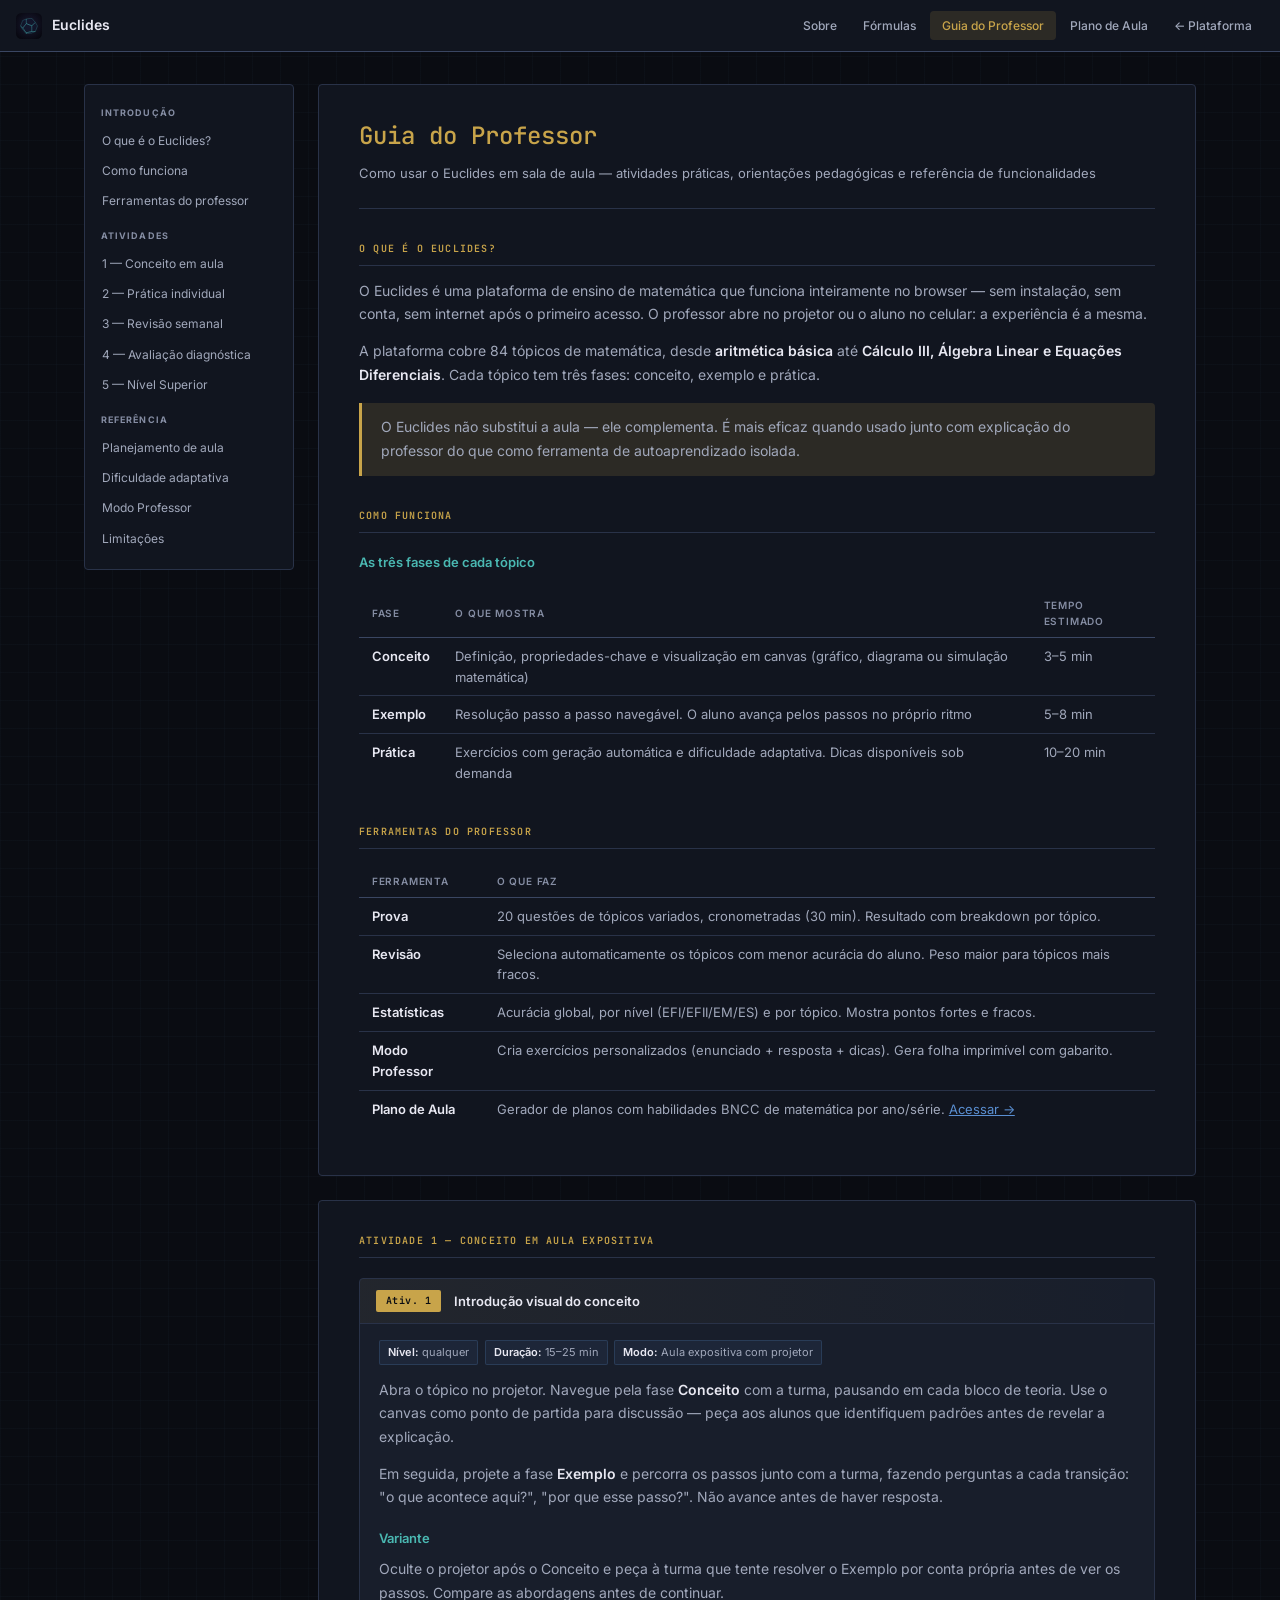
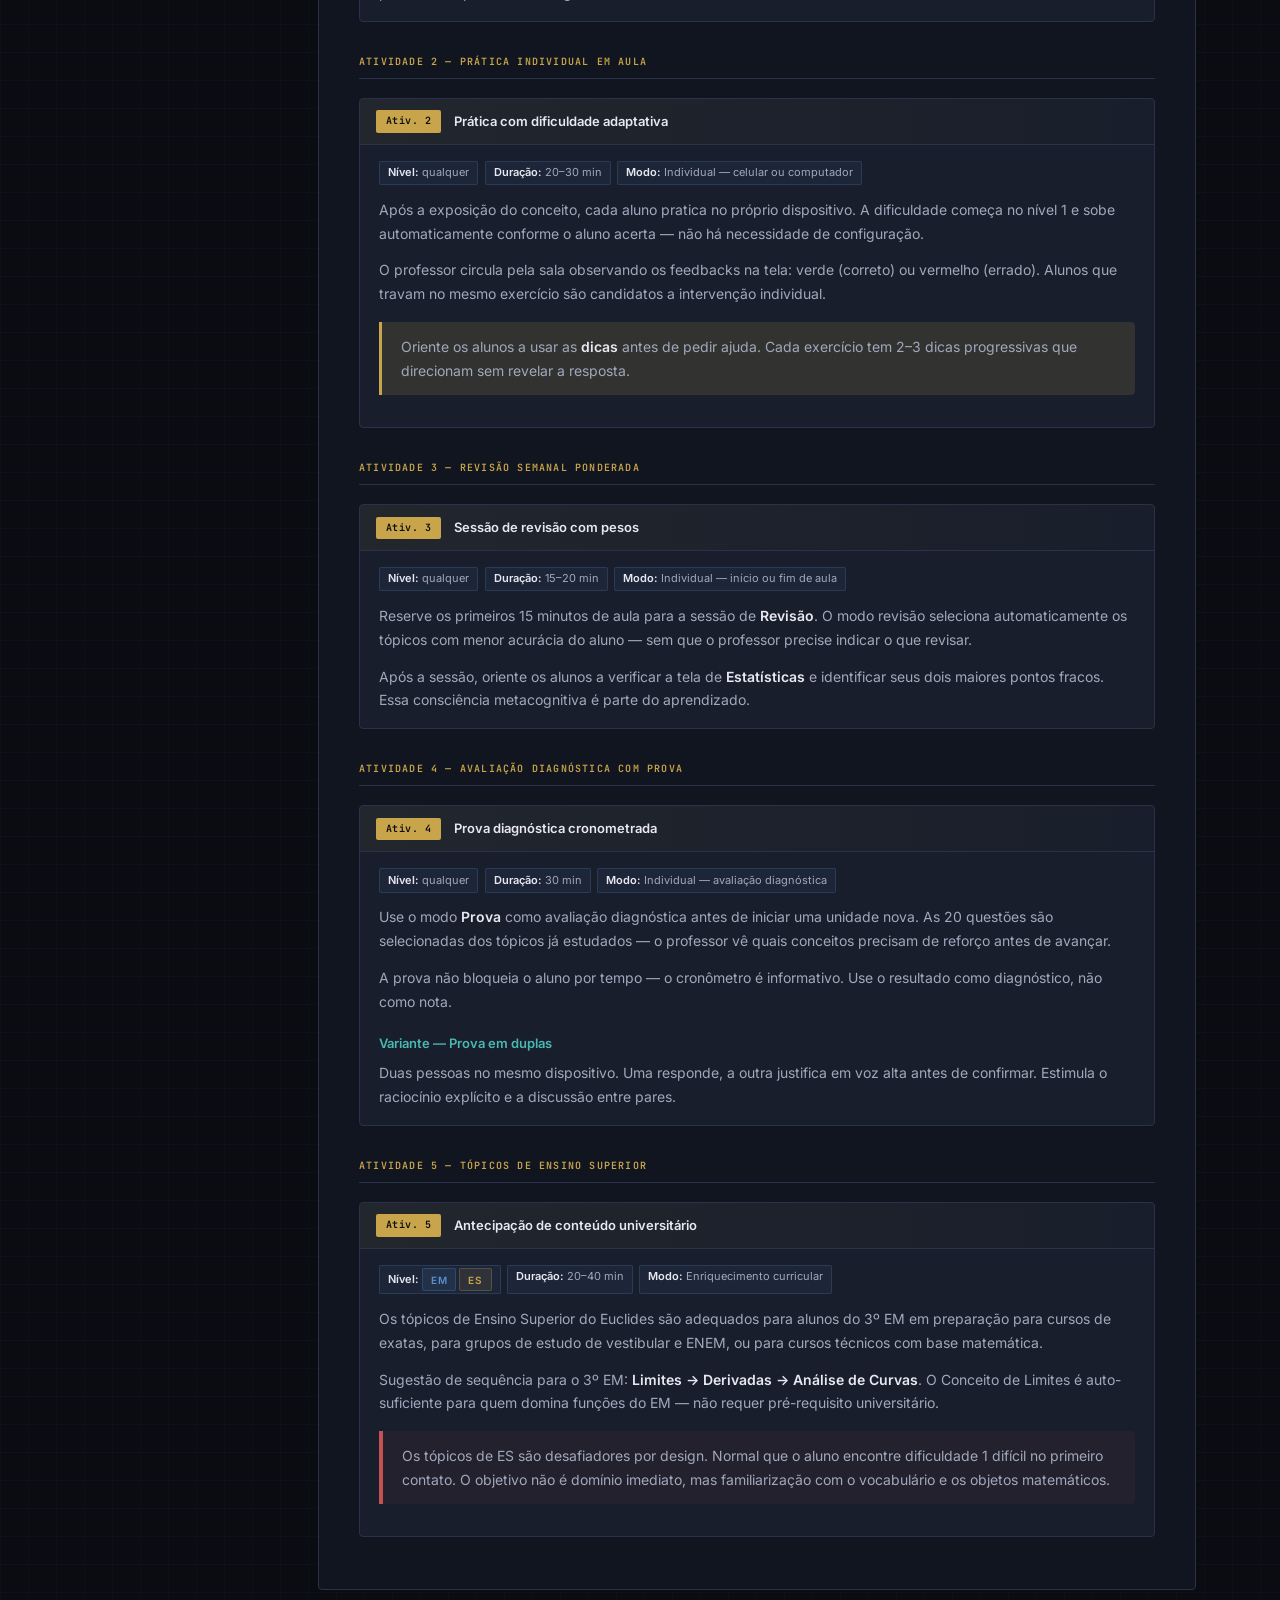
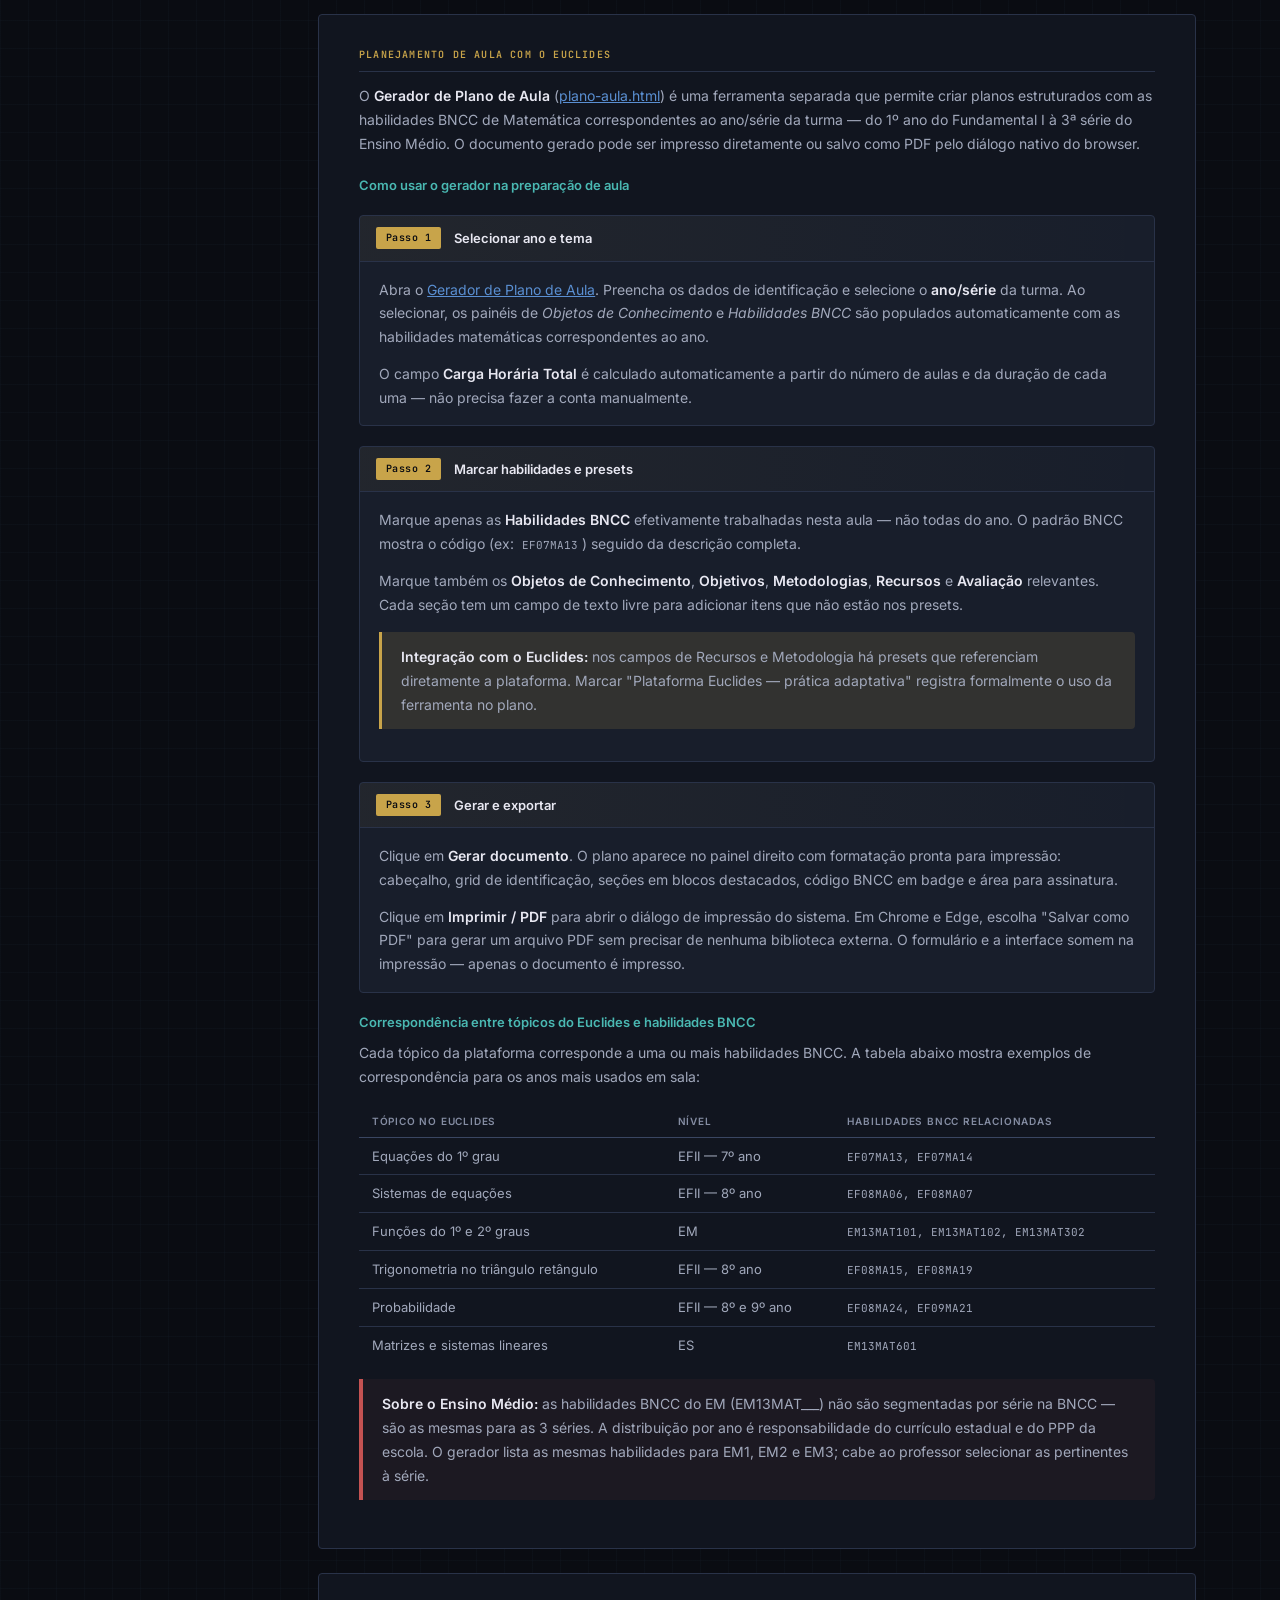
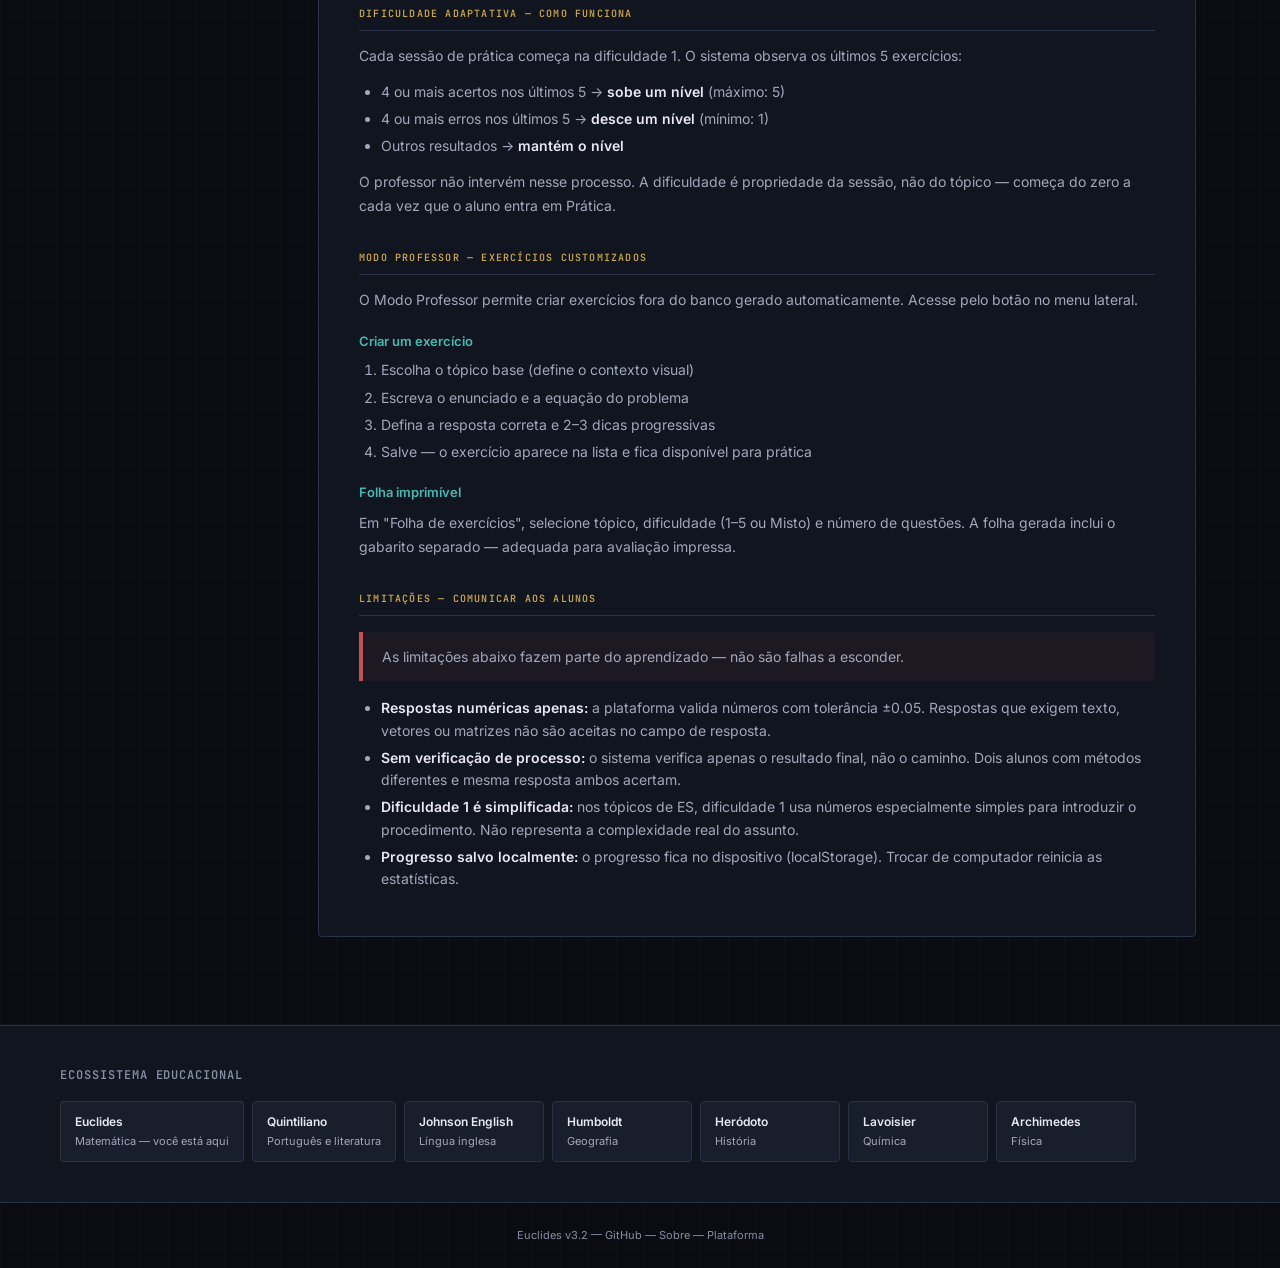
<file: guia-professor.html>
<!DOCTYPE html>
<html lang="pt-BR">
<head>
  <meta charset="UTF-8"/>
  <meta name="viewport" content="width=device-width, initial-scale=1.0"/>
  <title>Guia do Professor — Euclides</title>
  <link rel="preconnect" href="https://fonts.googleapis.com"/>
  <link href="https://fonts.googleapis.com/css2?family=Inter:wght@400;500;600&family=JetBrains+Mono:wght@400;500&display=swap" rel="stylesheet"/>
  <link rel="icon" type="image/svg+xml" href="icon.svg"/>
  <link rel="manifest" href="manifest.json"/>
  <style>
    *, *::before, *::after { box-sizing: border-box; margin: 0; padding: 0; }

    :root {
      --bg:         #0c0c10;
      --surface:    #13131c;
      --surface-2:  #1a1a28;
      --border:     #22223a;
      --border-2:   #2e2e4a;
      --text:       #e8e8f2;
      --text-muted: #72728c;
      --text-dim:   #3e3e58;
      --gold:       #c8a44a;
      --gold-light: #e0bb6a;
      --gold-dim:   rgba(200,164,74,.15);
      --teal:       #4ab8b2;
      --blue:       #5a8fd2;
      --green:      #4e9e70;
      --red:        #c45252;
      --radius:     4px;
      --font-ui:    'Inter', system-ui, sans-serif;
      --font-mono:  'JetBrains Mono', 'Fira Code', monospace;
    }

    body {
      background: var(--bg);
      color: var(--text);
      font-family: var(--font-ui);
      font-size: 14px;
      line-height: 1.6;
      display: flex;
      flex-direction: column;
      min-height: 100vh;
    }

    /* ── Topbar ─────────────────────────────────────────────────── */
    #topbar {
      height: 44px;
      background: var(--surface);
      border-bottom: 1px solid var(--border);
      display: flex;
      align-items: center;
      justify-content: space-between;
      padding: 0 16px;
      flex-shrink: 0;
      position: sticky;
      top: 0;
      z-index: 100;
    }

    #topbar-brand { display: flex; align-items: center; gap: 10px; text-decoration: none; }
    #topbar-brand img { width: 26px; height: 26px; }
    #topbar-brand span { font-size: 14px; font-weight: 600; color: var(--text); }
    #topbar-nav { display: flex; gap: 2px; }

    .topbar-tab {
      background: transparent; border: none; color: var(--text-muted);
      font-family: var(--font-ui); font-size: 12px; font-weight: 500;
      padding: 5px 12px; border-radius: var(--radius); cursor: pointer;
      text-decoration: none; display: inline-flex; align-items: center;
      transition: color .15s, background .15s;
    }
    .topbar-tab:hover { color: var(--text); background: var(--surface-2); }
    .topbar-tab.active { color: var(--gold); background: var(--gold-dim); }

    /* ── Layout ─────────────────────────────────────────────────── */
    .page-wrapper {
      max-width: 1160px;
      margin: 0 auto;
      padding: 2rem 1.5rem 4rem;
      width: 100%;
      display: flex;
      gap: 1.5rem;
      align-items: flex-start;
      flex: 1;
    }

    /* ── Sidebar ────────────────────────────────────────────────── */
    .guia-sidebar {
      width: 210px;
      flex-shrink: 0;
    }

    .sidebar-panel {
      background: var(--surface);
      border: 1px solid var(--border);
      border-radius: var(--radius);
      padding: 1rem 0;
      position: sticky;
      top: 60px;
    }

    .sec-group {
      font-size: 9px;
      font-weight: 700;
      letter-spacing: .12em;
      text-transform: uppercase;
      color: var(--text-dim);
      padding: 0.8rem 1rem 0.3rem;
    }

    .sec-group:first-child { padding-top: 0.3rem; }

    .sidebar-panel a {
      display: block;
      font-size: 12px;
      color: var(--text-muted);
      text-decoration: none;
      padding: 0.35rem 1rem 0.35rem 0.85rem;
      border-left: 3px solid transparent;
      transition: color .15s, border-color .15s, background .15s;
    }

    .sidebar-panel a:hover {
      color: var(--text);
      border-left-color: var(--border-2);
      background: var(--surface-2);
    }

    /* ── Content ────────────────────────────────────────────────── */
    .guia-content { flex: 1; min-width: 0; }

    .content-card {
      background: var(--surface);
      border: 1px solid var(--border);
      border-radius: var(--radius);
      padding: 2rem 2.5rem;
      margin-bottom: 1.5rem;
    }

    .page-title {
      font-family: var(--font-mono);
      font-size: 1.5rem;
      font-weight: 500;
      color: var(--gold);
      margin-bottom: 0.4rem;
    }

    .page-subtitle {
      font-size: 13px;
      color: var(--text-muted);
      padding-bottom: 1.5rem;
      border-bottom: 1px solid var(--border);
      margin-bottom: 1.5rem;
    }

    h2 {
      font-family: var(--font-mono);
      font-size: 10px;
      font-weight: 600;
      letter-spacing: .12em;
      text-transform: uppercase;
      color: var(--gold);
      margin: 2rem 0 0.8rem;
      padding-bottom: 0.5rem;
      border-bottom: 1px solid var(--border);
      scroll-margin-top: 60px;
    }

    h3 {
      font-size: 13px;
      font-weight: 600;
      color: var(--teal);
      margin: 1.2rem 0 0.5rem;
    }

    p { color: var(--text-muted); margin-bottom: 0.8rem; line-height: 1.7; }
    p:last-child { margin-bottom: 0; }
    strong { color: var(--text); font-weight: 600; }
    ul, ol { padding-left: 1.4rem; color: var(--text-muted); margin-bottom: 0.8rem; }
    li { margin-bottom: 0.3rem; line-height: 1.6; }

    /* ── Activity card ───────────────────────────────────────────── */
    .atividade {
      background: var(--surface-2);
      border: 1px solid var(--border);
      border-radius: var(--radius);
      margin: 1.2rem 0;
      overflow: hidden;
    }

    .atividade-header {
      display: flex;
      align-items: center;
      gap: 0.8rem;
      padding: 0.7rem 1rem;
      border-bottom: 1px solid var(--border);
      background: linear-gradient(90deg, rgba(200,164,74,.06), transparent);
    }

    .atividade-num {
      background: var(--gold);
      color: var(--bg);
      font-family: var(--font-mono);
      font-size: 10px;
      font-weight: 600;
      letter-spacing: .06em;
      padding: 0.2rem 0.6rem;
      border-radius: 2px;
      white-space: nowrap;
    }

    .atividade-titulo {
      font-size: 13px;
      font-weight: 600;
      color: var(--text);
    }

    .atividade-body { padding: 1rem 1.2rem; }

    .atividade-meta {
      display: flex;
      flex-wrap: wrap;
      gap: 0.4rem;
      margin-bottom: 0.8rem;
    }

    .meta-tag {
      display: inline-block;
      background: rgba(90,143,210,.08);
      border: 1px solid rgba(90,143,210,.2);
      border-radius: 2px;
      padding: 0.15rem 0.5rem;
      font-size: 11px;
      color: var(--text-muted);
    }

    /* ── Level badges ────────────────────────────────────────────── */
    .nivel-tag {
      display: inline-block;
      padding: 0.15rem 0.5rem;
      border-radius: 2px;
      font-size: 10px;
      font-weight: 600;
      letter-spacing: .06em;
      text-transform: uppercase;
    }

    .nivel-tag.efi  { background: rgba(78,158,112,.1); color: var(--green); border: 1px solid rgba(78,158,112,.25); }
    .nivel-tag.efii { background: rgba(74,184,178,.1); color: var(--teal);  border: 1px solid rgba(74,184,178,.25); }
    .nivel-tag.em   { background: rgba(90,143,210,.1); color: var(--blue);  border: 1px solid rgba(90,143,210,.25); }
    .nivel-tag.es   { background: rgba(200,164,74,.1); color: var(--gold);  border: 1px solid rgba(200,164,74,.25); }

    /* ── Aviso / nota ────────────────────────────────────────────── */
    .aviso {
      background: rgba(196,82,82,.06);
      border-left: 4px solid var(--red);
      padding: 0.8rem 1.2rem;
      border-radius: 0 var(--radius) var(--radius) 0;
      margin: 1rem 0;
    }

    .aviso p { color: var(--text-muted); margin: 0; }

    .nota {
      background: var(--gold-dim);
      border-left: 3px solid var(--gold);
      padding: 0.8rem 1.2rem;
      border-radius: 0 var(--radius) var(--radius) 0;
      margin: 1rem 0;
    }

    .nota p { color: var(--text-muted); margin: 0; }

    /* ── Feature table ───────────────────────────────────────────── */
    table {
      width: 100%;
      border-collapse: collapse;
      margin: 1rem 0;
      font-size: 13px;
    }

    th {
      text-align: left;
      font-size: 10px;
      font-weight: 600;
      letter-spacing: .08em;
      text-transform: uppercase;
      color: var(--text-dim);
      padding: 0.5rem 0.8rem;
      border-bottom: 1px solid var(--border-2);
    }

    td {
      padding: 0.5rem 0.8rem;
      border-bottom: 1px solid var(--border);
      color: var(--text-muted);
      vertical-align: top;
    }

    tr:last-child td { border-bottom: none; }
    td strong { color: var(--text); }

    footer {
      text-align: center;
      padding: 1.5rem;
      font-size: 11px;
      color: var(--text-dim);
      border-top: 1px solid var(--border);
    }

    footer a { color: var(--text-dim); text-decoration: none; }
    footer a:hover { color: var(--text-muted); }

    /* ── Ecosystem section ──────────────────────────────────────── */
    .ecosystem-section {
      background: var(--surface);
      border-top: 1px solid var(--border);
      padding: 2.5rem 1.5rem;
    }
    .ecosystem-section h2 {
      max-width: 1160px;
      margin: 0 auto 1rem;
      font-size: 12px;
      font-weight: 600;
      letter-spacing: .08em;
      text-transform: uppercase;
      color: var(--text-dim);
      border-bottom: none;
      padding-bottom: 0;
    }
    .eco-grid {
      max-width: 1160px;
      margin: 0 auto;
      display: flex;
      flex-wrap: wrap;
      gap: 8px;
    }
    .eco-card {
      display: flex;
      flex-direction: column;
      gap: 2px;
      padding: 10px 14px;
      border: 1px solid var(--border);
      border-radius: var(--radius);
      background: var(--surface-2);
      text-decoration: none;
      transition: border-color .15s, background .15s;
      min-width: 140px;
    }
    .eco-card:hover { border-color: var(--border-2); background: rgba(255,255,255,.03); }
    .eco-card--active { border-color: var(--gold-dim); cursor: default; pointer-events: none; }
    .eco-name { font-size: 12px; font-weight: 600; color: var(--text); }
    .eco-desc { font-size: 11px; color: var(--text-muted); }

    @media (max-width: 860px) {
      .guia-sidebar { display: none; }
      .content-card { padding: 1.5rem; }
    }
  </style>
  <link rel="stylesheet" href="auxiliary.css?v=5.0"/>
</head>
<body>

  <header id="topbar">
    <a id="topbar-brand" href="index.html">
      <img src="icon.svg" alt="Euclides"/>
      <span>Euclides</span>
    </a>
    <nav id="topbar-nav">
      <a class="topbar-tab" href="sobre.html">Sobre</a>
      <a class="topbar-tab" href="formulas.html">Fórmulas</a>
      <a class="topbar-tab active" href="guia-professor.html">Guia do Professor</a>
      <a class="topbar-tab" href="plano-aula.html">Plano de Aula</a>
      <a class="topbar-tab" href="index.html">&#8592; Plataforma</a>
    </nav>
  </header>

  <div class="page-wrapper">

    <aside class="guia-sidebar">
      <div class="sidebar-panel">
        <div class="sec-group">Introdução</div>
        <a href="#o-que-e">O que é o Euclides?</a>
        <a href="#como-funciona">Como funciona</a>
        <a href="#features">Ferramentas do professor</a>

        <div class="sec-group">Atividades</div>
        <a href="#ativ-conceito">1 — Conceito em aula</a>
        <a href="#ativ-pratica">2 — Prática individual</a>
        <a href="#ativ-revisao">3 — Revisão semanal</a>
        <a href="#ativ-avaliacao">4 — Avaliação diagnóstica</a>
        <a href="#ativ-superior">5 — Nível Superior</a>

        <div class="sec-group">Referência</div>
        <a href="#planejamento">Planejamento de aula</a>
        <a href="#dificuldade">Dificuldade adaptativa</a>
        <a href="#modo-professor">Modo Professor</a>
        <a href="#limitacoes">Limitações</a>
      </div>
    </aside>

    <div class="guia-content">

      <div class="content-card">
        <h1 class="page-title">Guia do Professor</h1>
        <p class="page-subtitle">Como usar o Euclides em sala de aula — atividades práticas, orientações pedagógicas e referência de funcionalidades</p>

        <!-- ── O que é ─────────────────────────────────────────── -->
        <h2 id="o-que-e">O que é o Euclides?</h2>
        <p>
          O Euclides é uma plataforma de ensino de matemática que funciona inteiramente no browser —
          sem instalação, sem conta, sem internet após o primeiro acesso. O professor abre no projetor
          ou o aluno no celular: a experiência é a mesma.
        </p>
        <p>
          A plataforma cobre 84 tópicos de matemática, desde <strong>aritmética básica</strong> até
          <strong>Cálculo III, Álgebra Linear e Equações Diferenciais</strong>. Cada tópico tem três fases:
          conceito, exemplo e prática.
        </p>

        <div class="nota">
          <p>
            O Euclides não substitui a aula — ele complementa. É mais eficaz quando usado junto com
            explicação do professor do que como ferramenta de autoaprendizado isolada.
          </p>
        </div>

        <!-- ── Como funciona ─────────────────────────────────────── -->
        <h2 id="como-funciona">Como funciona</h2>

        <h3>As três fases de cada tópico</h3>
        <table>
          <thead><tr><th>Fase</th><th>O que mostra</th><th>Tempo estimado</th></tr></thead>
          <tbody>
            <tr>
              <td><strong>Conceito</strong></td>
              <td>Definição, propriedades-chave e visualização em canvas (gráfico, diagrama ou simulação matemática)</td>
              <td>3–5 min</td>
            </tr>
            <tr>
              <td><strong>Exemplo</strong></td>
              <td>Resolução passo a passo navegável. O aluno avança pelos passos no próprio ritmo</td>
              <td>5–8 min</td>
            </tr>
            <tr>
              <td><strong>Prática</strong></td>
              <td>Exercícios com geração automática e dificuldade adaptativa. Dicas disponíveis sob demanda</td>
              <td>10–20 min</td>
            </tr>
          </tbody>
        </table>

        <!-- ── Features ───────────────────────────────────────────── -->
        <h2 id="features">Ferramentas do professor</h2>
        <table>
          <thead><tr><th>Ferramenta</th><th>O que faz</th></tr></thead>
          <tbody>
            <tr><td><strong>Prova</strong></td><td>20 questões de tópicos variados, cronometradas (30 min). Resultado com breakdown por tópico.</td></tr>
            <tr><td><strong>Revisão</strong></td><td>Seleciona automaticamente os tópicos com menor acurácia do aluno. Peso maior para tópicos mais fracos.</td></tr>
            <tr><td><strong>Estatísticas</strong></td><td>Acurácia global, por nível (EFI/EFII/EM/ES) e por tópico. Mostra pontos fortes e fracos.</td></tr>
            <tr><td><strong>Modo Professor</strong></td><td>Cria exercícios personalizados (enunciado + resposta + dicas). Gera folha imprimível com gabarito.</td></tr>
            <tr><td><strong>Plano de Aula</strong></td><td>Gerador de planos com habilidades BNCC de matemática por ano/série. <a href="plano-aula.html" style="color:var(--blue)">Acessar →</a></td></tr>
          </tbody>
        </table>

      </div>

      <!-- ── Atividades ─────────────────────────────────────────── -->
      <div class="content-card">
        <h2 id="ativ-conceito" style="margin-top:0">Atividade 1 — Conceito em aula expositiva</h2>

        <div class="atividade">
          <div class="atividade-header">
            <span class="atividade-num">Ativ. 1</span>
            <span class="atividade-titulo">Introdução visual do conceito</span>
          </div>
          <div class="atividade-body">
            <div class="atividade-meta">
              <span class="meta-tag"><strong>Nível:</strong> qualquer</span>
              <span class="meta-tag"><strong>Duração:</strong> 15–25 min</span>
              <span class="meta-tag"><strong>Modo:</strong> Aula expositiva com projetor</span>
            </div>
            <p>Abra o tópico no projetor. Navegue pela fase <strong>Conceito</strong> com a turma, pausando em cada bloco de teoria. Use o canvas como ponto de partida para discussão — peça aos alunos que identifiquem padrões antes de revelar a explicação.</p>
            <p>Em seguida, projete a fase <strong>Exemplo</strong> e percorra os passos junto com a turma, fazendo perguntas a cada transição: "o que acontece aqui?", "por que esse passo?". Não avance antes de haver resposta.</p>
            <h3>Variante</h3>
            <p>Oculte o projetor após o Conceito e peça à turma que tente resolver o Exemplo por conta própria antes de ver os passos. Compare as abordagens antes de continuar.</p>
          </div>
        </div>

        <h2 id="ativ-pratica">Atividade 2 — Prática individual em aula</h2>

        <div class="atividade">
          <div class="atividade-header">
            <span class="atividade-num">Ativ. 2</span>
            <span class="atividade-titulo">Prática com dificuldade adaptativa</span>
          </div>
          <div class="atividade-body">
            <div class="atividade-meta">
              <span class="meta-tag"><strong>Nível:</strong> qualquer</span>
              <span class="meta-tag"><strong>Duração:</strong> 20–30 min</span>
              <span class="meta-tag"><strong>Modo:</strong> Individual — celular ou computador</span>
            </div>
            <p>Após a exposição do conceito, cada aluno pratica no próprio dispositivo. A dificuldade começa no nível 1 e sobe automaticamente conforme o aluno acerta — não há necessidade de configuração.</p>
            <p>O professor circula pela sala observando os feedbacks na tela: verde (correto) ou vermelho (errado). Alunos que travam no mesmo exercício são candidatos a intervenção individual.</p>
            <div class="nota"><p>Oriente os alunos a usar as <strong>dicas</strong> antes de pedir ajuda. Cada exercício tem 2–3 dicas progressivas que direcionam sem revelar a resposta.</p></div>
          </div>
        </div>

        <h2 id="ativ-revisao">Atividade 3 — Revisão semanal ponderada</h2>

        <div class="atividade">
          <div class="atividade-header">
            <span class="atividade-num">Ativ. 3</span>
            <span class="atividade-titulo">Sessão de revisão com pesos</span>
          </div>
          <div class="atividade-body">
            <div class="atividade-meta">
              <span class="meta-tag"><strong>Nível:</strong> qualquer</span>
              <span class="meta-tag"><strong>Duração:</strong> 15–20 min</span>
              <span class="meta-tag"><strong>Modo:</strong> Individual — início ou fim de aula</span>
            </div>
            <p>Reserve os primeiros 15 minutos de aula para a sessão de <strong>Revisão</strong>. O modo revisão seleciona automaticamente os tópicos com menor acurácia do aluno — sem que o professor precise indicar o que revisar.</p>
            <p>Após a sessão, oriente os alunos a verificar a tela de <strong>Estatísticas</strong> e identificar seus dois maiores pontos fracos. Essa consciência metacognitiva é parte do aprendizado.</p>
          </div>
        </div>

        <h2 id="ativ-avaliacao">Atividade 4 — Avaliação diagnóstica com Prova</h2>

        <div class="atividade">
          <div class="atividade-header">
            <span class="atividade-num">Ativ. 4</span>
            <span class="atividade-titulo">Prova diagnóstica cronometrada</span>
          </div>
          <div class="atividade-body">
            <div class="atividade-meta">
              <span class="meta-tag"><strong>Nível:</strong> qualquer</span>
              <span class="meta-tag"><strong>Duração:</strong> 30 min</span>
              <span class="meta-tag"><strong>Modo:</strong> Individual — avaliação diagnóstica</span>
            </div>
            <p>Use o modo <strong>Prova</strong> como avaliação diagnóstica antes de iniciar uma unidade nova. As 20 questões são selecionadas dos tópicos já estudados — o professor vê quais conceitos precisam de reforço antes de avançar.</p>
            <p>A prova não bloqueia o aluno por tempo — o cronômetro é informativo. Use o resultado como diagnóstico, não como nota.</p>
            <h3>Variante — Prova em duplas</h3>
            <p>Duas pessoas no mesmo dispositivo. Uma responde, a outra justifica em voz alta antes de confirmar. Estimula o raciocínio explícito e a discussão entre pares.</p>
          </div>
        </div>

        <h2 id="ativ-superior">Atividade 5 — Tópicos de Ensino Superior</h2>

        <div class="atividade">
          <div class="atividade-header">
            <span class="atividade-num">Ativ. 5</span>
            <span class="atividade-titulo">Antecipação de conteúdo universitário</span>
          </div>
          <div class="atividade-body">
            <div class="atividade-meta">
              <span class="meta-tag"><strong>Nível:</strong> <span class="nivel-tag em">EM</span> <span class="nivel-tag es">ES</span></span>
              <span class="meta-tag"><strong>Duração:</strong> 20–40 min</span>
              <span class="meta-tag"><strong>Modo:</strong> Enriquecimento curricular</span>
            </div>
            <p>Os tópicos de Ensino Superior do Euclides são adequados para alunos do 3º EM em preparação para cursos de exatas, para grupos de estudo de vestibular e ENEM, ou para cursos técnicos com base matemática.</p>
            <p>Sugestão de sequência para o 3º EM: <strong>Limites → Derivadas → Análise de Curvas</strong>. O Conceito de Limites é auto-suficiente para quem domina funções do EM — não requer pré-requisito universitário.</p>
            <div class="aviso"><p>Os tópicos de ES são desafiadores por design. Normal que o aluno encontre dificuldade 1 difícil no primeiro contato. O objetivo não é domínio imediato, mas familiarização com o vocabulário e os objetos matemáticos.</p></div>
          </div>
        </div>

      </div>

      <!-- ── Planejamento ─────────────────────────────────────────── -->
      <div class="content-card">
        <h2 id="planejamento" style="margin-top:0">Planejamento de aula com o Euclides</h2>
        <p>
          O <strong>Gerador de Plano de Aula</strong> (<a href="plano-aula.html" style="color:var(--blue)">plano-aula.html</a>)
          é uma ferramenta separada que permite criar planos estruturados com as habilidades BNCC de Matemática
          correspondentes ao ano/série da turma — do 1º ano do Fundamental I à 3ª série do Ensino Médio.
          O documento gerado pode ser impresso diretamente ou salvo como PDF pelo diálogo nativo do browser.
        </p>

        <h3>Como usar o gerador na preparação de aula</h3>
        <div class="atividade">
          <div class="atividade-header">
            <span class="atividade-num">Passo 1</span>
            <span class="atividade-titulo">Selecionar ano e tema</span>
          </div>
          <div class="atividade-body">
            <p>
              Abra o <a href="plano-aula.html" style="color:var(--blue)">Gerador de Plano de Aula</a>.
              Preencha os dados de identificação e selecione o <strong>ano/série</strong> da turma.
              Ao selecionar, os painéis de <em>Objetos de Conhecimento</em> e <em>Habilidades BNCC</em>
              são populados automaticamente com as habilidades matemáticas correspondentes ao ano.
            </p>
            <p>
              O campo <strong>Carga Horária Total</strong> é calculado automaticamente a partir do número de aulas
              e da duração de cada uma — não precisa fazer a conta manualmente.
            </p>
          </div>
        </div>

        <div class="atividade">
          <div class="atividade-header">
            <span class="atividade-num">Passo 2</span>
            <span class="atividade-titulo">Marcar habilidades e presets</span>
          </div>
          <div class="atividade-body">
            <p>
              Marque apenas as <strong>Habilidades BNCC</strong> efetivamente trabalhadas nesta aula — não todas do
              ano. O padrão BNCC mostra o código (ex: <code style="font-family:var(--font-mono);font-size:11px;background:var(--surface-2);padding:1px 4px;border-radius:2px;">EF07MA13</code>)
              seguido da descrição completa.
            </p>
            <p>
              Marque também os <strong>Objetos de Conhecimento</strong>, <strong>Objetivos</strong>,
              <strong>Metodologias</strong>, <strong>Recursos</strong> e <strong>Avaliação</strong> relevantes.
              Cada seção tem um campo de texto livre para adicionar itens que não estão nos presets.
            </p>
            <div class="nota">
              <p>
                <strong>Integração com o Euclides:</strong> nos campos de Recursos e Metodologia há presets
                que referenciam diretamente a plataforma. Marcar "Plataforma Euclides — prática adaptativa"
                registra formalmente o uso da ferramenta no plano.
              </p>
            </div>
          </div>
        </div>

        <div class="atividade">
          <div class="atividade-header">
            <span class="atividade-num">Passo 3</span>
            <span class="atividade-titulo">Gerar e exportar</span>
          </div>
          <div class="atividade-body">
            <p>
              Clique em <strong>Gerar documento</strong>. O plano aparece no painel direito com formatação
              pronta para impressão: cabeçalho, grid de identificação, seções em blocos destacados, código BNCC
              em badge e área para assinatura.
            </p>
            <p>
              Clique em <strong>Imprimir / PDF</strong> para abrir o diálogo de impressão do sistema.
              Em Chrome e Edge, escolha "Salvar como PDF" para gerar um arquivo PDF sem precisar de nenhuma
              biblioteca externa. O formulário e a interface somem na impressão — apenas o documento é impresso.
            </p>
          </div>
        </div>

        <h3>Correspondência entre tópicos do Euclides e habilidades BNCC</h3>
        <p>
          Cada tópico da plataforma corresponde a uma ou mais habilidades BNCC. A tabela abaixo mostra exemplos
          de correspondência para os anos mais usados em sala:
        </p>
        <table>
          <thead><tr><th>Tópico no Euclides</th><th>Nível</th><th>Habilidades BNCC relacionadas</th></tr></thead>
          <tbody>
            <tr>
              <td>Equações do 1º grau</td>
              <td>EFII — 7º ano</td>
              <td><code style="font-size:11px;font-family:var(--font-mono)">EF07MA13, EF07MA14</code></td>
            </tr>
            <tr>
              <td>Sistemas de equações</td>
              <td>EFII — 8º ano</td>
              <td><code style="font-size:11px;font-family:var(--font-mono)">EF08MA06, EF08MA07</code></td>
            </tr>
            <tr>
              <td>Funções do 1º e 2º graus</td>
              <td>EM</td>
              <td><code style="font-size:11px;font-family:var(--font-mono)">EM13MAT101, EM13MAT102, EM13MAT302</code></td>
            </tr>
            <tr>
              <td>Trigonometria no triângulo retângulo</td>
              <td>EFII — 8º ano</td>
              <td><code style="font-size:11px;font-family:var(--font-mono)">EF08MA15, EF08MA19</code></td>
            </tr>
            <tr>
              <td>Probabilidade</td>
              <td>EFII — 8º e 9º ano</td>
              <td><code style="font-size:11px;font-family:var(--font-mono)">EF08MA24, EF09MA21</code></td>
            </tr>
            <tr>
              <td>Matrizes e sistemas lineares</td>
              <td>ES</td>
              <td><code style="font-size:11px;font-family:var(--font-mono)">EM13MAT601</code></td>
            </tr>
          </tbody>
        </table>

        <div class="aviso">
          <p>
            <strong>Sobre o Ensino Médio:</strong> as habilidades BNCC do EM (EM13MAT___) não são segmentadas
            por série na BNCC — são as mesmas para as 3 séries. A distribuição por ano é responsabilidade
            do currículo estadual e do PPP da escola. O gerador lista as mesmas habilidades para EM1, EM2 e EM3;
            cabe ao professor selecionar as pertinentes à série.
          </p>
        </div>
      </div>

      <!-- ── Referência ───────────────────────────────────────────── -->
      <div class="content-card">
        <h2 id="dificuldade" style="margin-top:0">Dificuldade adaptativa — como funciona</h2>
        <p>
          Cada sessão de prática começa na dificuldade 1. O sistema observa os últimos 5 exercícios:
        </p>
        <ul>
          <li>4 ou mais acertos nos últimos 5 → <strong>sobe um nível</strong> (máximo: 5)</li>
          <li>4 ou mais erros nos últimos 5 → <strong>desce um nível</strong> (mínimo: 1)</li>
          <li>Outros resultados → <strong>mantém o nível</strong></li>
        </ul>
        <p>
          O professor não intervém nesse processo. A dificuldade é propriedade da sessão, não do tópico —
          começa do zero a cada vez que o aluno entra em Prática.
        </p>

        <h2 id="modo-professor">Modo Professor — exercícios customizados</h2>
        <p>
          O Modo Professor permite criar exercícios fora do banco gerado automaticamente. Acesse pelo
          botão no menu lateral.
        </p>
        <h3>Criar um exercício</h3>
        <ol>
          <li>Escolha o tópico base (define o contexto visual)</li>
          <li>Escreva o enunciado e a equação do problema</li>
          <li>Defina a resposta correta e 2–3 dicas progressivas</li>
          <li>Salve — o exercício aparece na lista e fica disponível para prática</li>
        </ol>
        <h3>Folha imprimível</h3>
        <p>
          Em "Folha de exercícios", selecione tópico, dificuldade (1–5 ou Misto) e número de questões.
          A folha gerada inclui o gabarito separado — adequada para avaliação impressa.
        </p>

        <h2 id="limitacoes">Limitações — comunicar aos alunos</h2>
        <div class="aviso">
          <p>As limitações abaixo fazem parte do aprendizado — não são falhas a esconder.</p>
        </div>
        <ul>
          <li><strong>Respostas numéricas apenas:</strong> a plataforma valida números com tolerância ±0.05. Respostas que exigem texto, vetores ou matrizes não são aceitas no campo de resposta.</li>
          <li><strong>Sem verificação de processo:</strong> o sistema verifica apenas o resultado final, não o caminho. Dois alunos com métodos diferentes e mesma resposta ambos acertam.</li>
          <li><strong>Dificuldade 1 é simplificada:</strong> nos tópicos de ES, dificuldade 1 usa números especialmente simples para introduzir o procedimento. Não representa a complexidade real do assunto.</li>
          <li><strong>Progresso salvo localmente:</strong> o progresso fica no dispositivo (localStorage). Trocar de computador reinicia as estatísticas.</li>
        </ul>

      </div>

    </div><!-- /guia-content -->
  </div><!-- /page-wrapper -->

  <section class="ecosystem-section">
    <h2>Ecossistema educacional</h2>
    <div class="eco-grid">
      <span class="eco-card eco-card--active">
        <span class="eco-name">Euclides</span>
        <span class="eco-desc">Matemática — você está aqui</span>
      </span>
      <a class="eco-card" href="https://luddevergard3n.github.io/quintiliano/" target="_blank" rel="noopener">
        <span class="eco-name">Quintiliano</span>
        <span class="eco-desc">Português e literatura</span>
      </a>
      <a class="eco-card" href="https://luddevergard3n.github.io/johnson-english/" target="_blank" rel="noopener">
        <span class="eco-name">Johnson English</span>
        <span class="eco-desc">Língua inglesa</span>
      </a>
      <a class="eco-card" href="https://luddevergard3n.github.io/humboldt/" target="_blank" rel="noopener">
        <span class="eco-name">Humboldt</span>
        <span class="eco-desc">Geografia</span>
      </a>
      <a class="eco-card" href="https://luddevergard3n.github.io/Herodoto/index.html" target="_blank" rel="noopener">
        <span class="eco-name">Heródoto</span>
        <span class="eco-desc">História</span>
      </a>
      <a class="eco-card" href="https://luddevergard3n.github.io/lavoisier/" target="_blank" rel="noopener">
        <span class="eco-name">Lavoisier</span>
        <span class="eco-desc">Química</span>
      </a>
      <a class="eco-card" href="https://luddevergard3n.github.io/archimedes/" target="_blank" rel="noopener">
        <span class="eco-name">Archimedes</span>
        <span class="eco-desc">Física</span>
      </a>
    </div>
  </section>

  <footer>
    Euclides v3.2 &mdash;
    <a href="https://github.com/LuddEvergard3n/euclides" target="_blank" rel="noopener">GitHub</a>
    &mdash; <a href="sobre.html">Sobre</a> &mdash; <a href="index.html">Plataforma</a>
  </footer>

</body>
</html>
</file>
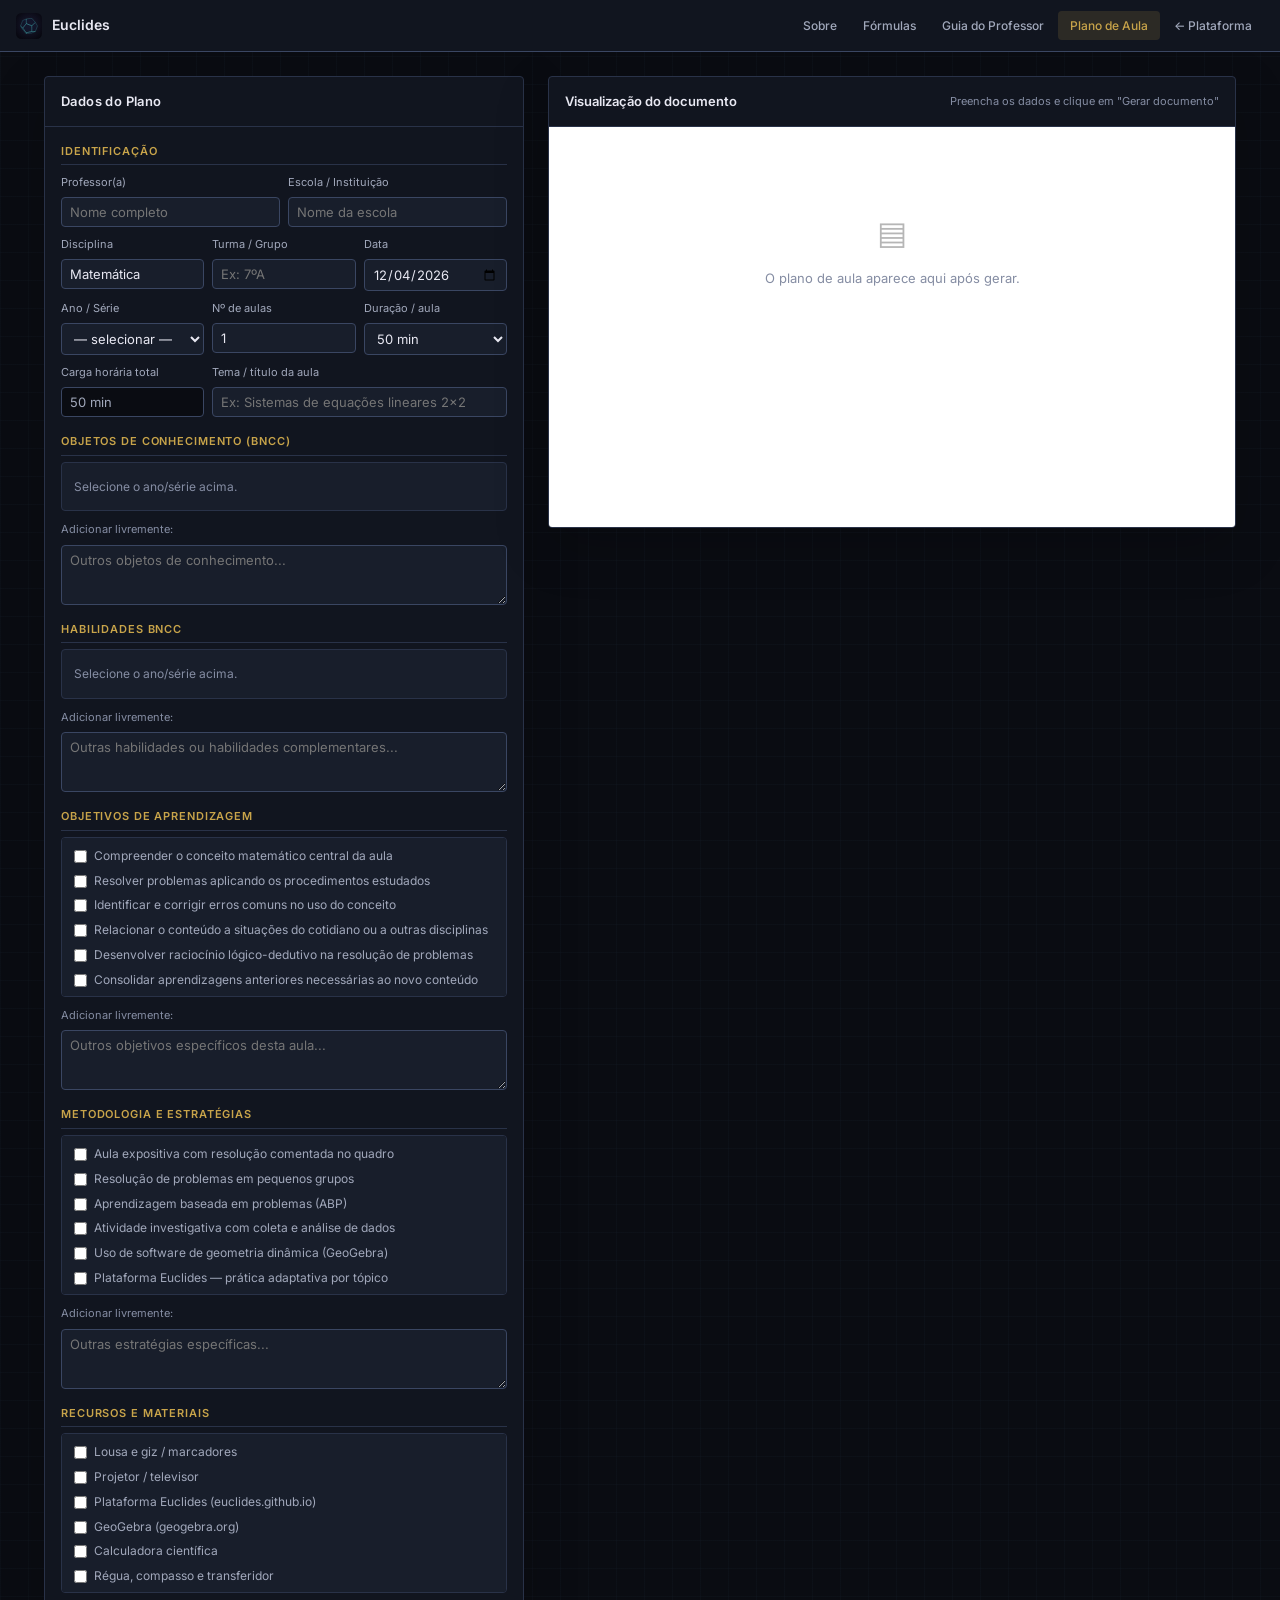
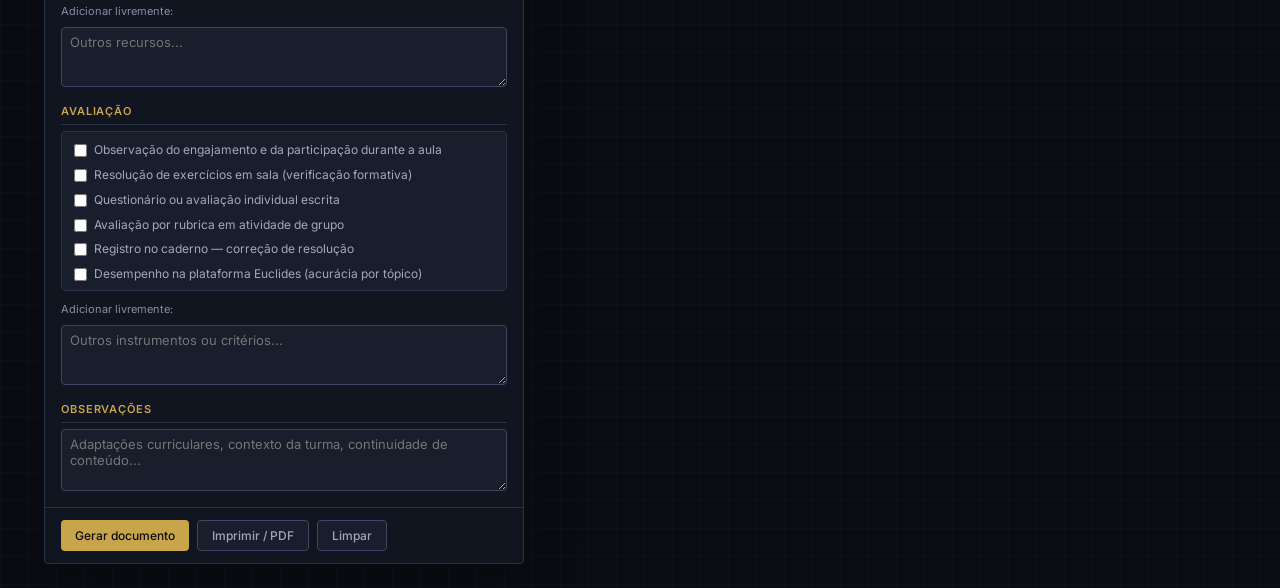
<file: plano-aula.html>
<!DOCTYPE html>
<html lang="pt-BR">
<head>
  <meta charset="UTF-8"/>
  <meta name="viewport" content="width=device-width, initial-scale=1.0"/>
  <title>Plano de Aula — Euclides</title>
  <link rel="preconnect" href="https://fonts.googleapis.com"/>
  <link href="https://fonts.googleapis.com/css2?family=Inter:wght@400;500;600&family=JetBrains+Mono:wght@400;500&display=swap" rel="stylesheet"/>
  <link rel="icon" type="image/svg+xml" href="icon.svg"/>
  <link rel="manifest" href="manifest.json"/>
  <style>
    *, *::before, *::after { box-sizing: border-box; margin: 0; padding: 0; }

    :root {
      --bg:         #0c0c10;
      --surface:    #13131c;
      --surface-2:  #1a1a28;
      --border:     #22223a;
      --border-2:   #2e2e4a;
      --text:       #e8e8f2;
      --text-muted: #72728c;
      --text-dim:   #3e3e58;
      --gold:       #c8a44a;
      --gold-light: #e0bb6a;
      --gold-dim:   rgba(200,164,74,.15);
      --teal:       #4ab8b2;
      --blue:       #5a8fd2;
      --green:      #4e9e70;
      --red:        #c45252;
      --radius:     4px;
      --font-ui:    'Inter', system-ui, sans-serif;
      --font-mono:  'JetBrains Mono', 'Fira Code', monospace;
    }

    body {
      background: var(--bg);
      color: var(--text);
      font-family: var(--font-ui);
      font-size: 14px;
      line-height: 1.6;
      display: flex;
      flex-direction: column;
      min-height: 100vh;
    }

    /* ── Topbar ─────────────────────────────────────────────────── */
    #topbar {
      height: 44px;
      background: var(--surface);
      border-bottom: 1px solid var(--border);
      display: flex;
      align-items: center;
      justify-content: space-between;
      padding: 0 16px;
      flex-shrink: 0;
      position: sticky;
      top: 0;
      z-index: 100;
    }
    #topbar-brand { display: flex; align-items: center; gap: 10px; text-decoration: none; }
    #topbar-brand img { width: 26px; height: 26px; }
    #topbar-brand span { font-size: 14px; font-weight: 600; color: var(--text); }
    #topbar-nav { display: flex; gap: 2px; }

    .topbar-tab {
      background: transparent; border: none; color: var(--text-muted);
      font-family: var(--font-ui); font-size: 12px; font-weight: 500;
      padding: 5px 12px; border-radius: var(--radius); cursor: pointer;
      text-decoration: none; display: inline-flex; align-items: center;
      transition: color .15s, background .15s;
    }
    .topbar-tab:hover { color: var(--text); background: var(--surface-2); }
    .topbar-tab.active { color: var(--gold); background: var(--gold-dim); }

    /* ── Layout ─────────────────────────────────────────────────── */
    .page-wrapper {
      display: grid;
      grid-template-columns: 480px 1fr;
      gap: 1.5rem;
      padding: 1.5rem;
      flex: 1;
      min-height: 0;
      align-items: start;
    }

    /* ── Form panel ─────────────────────────────────────────────── */
    .form-panel {
      background: var(--surface);
      border: 1px solid var(--border);
      border-radius: var(--radius);
      overflow: hidden;
    }

    .fp-header {
      padding: 14px 16px;
      border-bottom: 1px solid var(--border);
      display: flex;
      align-items: center;
      justify-content: space-between;
    }
    .fp-header h2 {
      font-size: 13px;
      font-weight: 600;
      color: var(--text);
      letter-spacing: 0.03em;
    }

    .fp-body { padding: 16px; display: flex; flex-direction: column; gap: 16px; }

    /* ── Form groups ────────────────────────────────────────────── */
    .fsec {
      display: flex;
      flex-direction: column;
      gap: 6px;
    }
    .fsec-title {
      font-size: 11px;
      font-weight: 600;
      letter-spacing: 0.08em;
      text-transform: uppercase;
      color: var(--gold);
      padding-bottom: 4px;
      border-bottom: 1px solid var(--border);
    }

    .fr2 { display: grid; grid-template-columns: 1fr 1fr; gap: 8px; }
    .fr3 { display: grid; grid-template-columns: 1fr 1fr 1fr; gap: 8px; }

    .fg {
      display: flex;
      flex-direction: column;
      gap: 4px;
    }
    .fg label {
      font-size: 11px;
      color: var(--text-muted);
      min-height: 2em;
      display: flex;
      align-items: flex-end;
      padding-bottom: 2px;
    }

    input[type="text"],
    input[type="date"],
    input[type="number"],
    select,
    textarea {
      background: var(--surface-2);
      border: 1px solid var(--border-2);
      border-radius: var(--radius);
      color: var(--text);
      font-family: var(--font-ui);
      font-size: 13px;
      padding: 6px 8px;
      width: 100%;
      transition: border-color .15s;
    }
    input:focus, select:focus, textarea:focus {
      outline: none;
      border-color: var(--gold);
    }
    input[readonly] {
      background: var(--bg);
      color: var(--text-muted);
      cursor: default;
    }
    select option { background: var(--surface-2); }
    textarea { resize: vertical; min-height: 60px; }

    /* ── Checkbox panels ────────────────────────────────────────── */
    .check-box {
      background: var(--surface-2);
      border: 1px solid var(--border);
      border-radius: var(--radius);
      max-height: 160px;
      overflow-y: auto;
      padding: 6px;
    }
    .check-box::-webkit-scrollbar { width: 4px; }
    .check-box::-webkit-scrollbar-track { background: transparent; }
    .check-box::-webkit-scrollbar-thumb { background: var(--border-2); border-radius: 2px; }

    .pi {
      display: flex;
      align-items: flex-start;
      gap: 7px;
      padding: 4px 6px;
      border-radius: 3px;
      cursor: pointer;
      transition: background .1s;
    }
    .pi:hover { background: rgba(200,164,74,.07); }
    .pi input[type="checkbox"] {
      width: 13px;
      height: 13px;
      min-width: 13px;
      margin-top: 2px;
      background: var(--surface);
      border: 1px solid var(--border-2);
      border-radius: 2px;
      accent-color: var(--gold);
      cursor: pointer;
      padding: 0;
    }
    .pi label {
      font-size: 12px;
      color: var(--text-muted);
      cursor: pointer;
      line-height: 1.4;
      min-height: unset;
      display: block;
      padding-bottom: 0;
    }
    .pi label .pid {
      font-family: var(--font-mono);
      font-size: 10px;
      color: var(--teal);
      background: rgba(74,184,178,.1);
      border-radius: 2px;
      padding: 1px 4px;
      margin-right: 5px;
      white-space: nowrap;
    }
    .pe2 { font-size: 12px; color: var(--text-dim); padding: 8px 6px; }

    /* ── Extra textarea ─────────────────────────────────────────── */
    .xa-label { font-size: 11px; color: var(--text-dim); margin-top: 4px; }

    /* ── Toolbar ────────────────────────────────────────────────── */
    .toolbar {
      display: flex;
      gap: 8px;
      padding: 12px 16px;
      border-top: 1px solid var(--border);
    }
    .btn {
      display: inline-flex;
      align-items: center;
      gap: 5px;
      padding: 7px 14px;
      border-radius: var(--radius);
      font-family: var(--font-ui);
      font-size: 12px;
      font-weight: 500;
      cursor: pointer;
      border: none;
      transition: opacity .15s, background .15s;
    }
    .btn:hover { opacity: .85; }
    .btn-primary { background: var(--gold); color: #0c0c10; }
    .btn-secondary { background: var(--surface-2); color: var(--text-muted); border: 1px solid var(--border-2); }

    /* ── Preview panel ──────────────────────────────────────────── */
    .preview-panel {
      background: var(--surface);
      border: 1px solid var(--border);
      border-radius: var(--radius);
      overflow: hidden;
    }
    .pp-header {
      padding: 14px 16px;
      border-bottom: 1px solid var(--border);
      display: flex;
      align-items: center;
      justify-content: space-between;
    }
    .pp-header h2 { font-size: 13px; font-weight: 600; color: var(--text); }
    .pp-hint { font-size: 11px; color: var(--text-dim); }

    /* ── Document output ────────────────────────────────────────── */
    #doc {
      padding: 2rem 2.5rem;
      background: #fff;
      color: #111;
      font-family: 'Times New Roman', Times, serif;
      font-size: 13px;
      line-height: 1.65;
      min-height: 400px;
    }
    #doc .doc-placeholder {
      font-family: var(--font-ui);
      font-size: 13px;
      color: var(--text-dim);
      padding: 2rem;
      text-align: center;
      background: transparent;
    }
    /* Document internal styles */
    #doc .dh {
      text-align: center;
      border-bottom: 2px solid #111;
      padding-bottom: 10px;
      margin-bottom: 16px;
    }
    #doc .dh-inst { font-size: 11px; text-transform: uppercase; letter-spacing: .06em; color: #555; }
    #doc .dh-title { font-size: 18px; font-weight: bold; margin: 4px 0; color: #111; }
    #doc .dh-sub { font-size: 11px; color: #555; }
    #doc .id-grid {
      display: grid;
      grid-template-columns: 1fr 1fr 1fr;
      gap: 0;
      border: 1px solid #999;
      margin-bottom: 12px;
    }
    #doc .id-cell {
      padding: 4px 8px;
      border-right: 1px solid #bbb;
      border-bottom: 1px solid #bbb;
      font-size: 12px;
    }
    #doc .id-cell:nth-child(3n) { border-right: none; }
    #doc .id-cell:nth-last-child(-n+3) { border-bottom: none; }
    #doc .id-label { font-size: 10px; text-transform: uppercase; letter-spacing: .05em; color: #777; display: block; }
    #doc .id-value { font-weight: bold; }
    #doc .ds {
      margin-bottom: 10px;
    }
    #doc .dst {
      display: block;
      background: #111;
      color: #fff;
      font-size: 10px;
      text-transform: uppercase;
      letter-spacing: .08em;
      padding: 3px 8px;
      margin-bottom: 5px;
    }
    #doc .ds-body { padding: 4px 8px; }
    #doc .ds-item {
      display: flex;
      gap: 6px;
      padding: 2px 0;
      font-size: 12px;
    }
    #doc .ds-item::before { content: '•'; color: #555; flex-shrink: 0; }
    #doc .ds-bncc-item {
      padding: 2px 0;
      font-size: 12px;
    }
    #doc .ds-bncc-code {
      font-family: monospace;
      font-size: 10px;
      background: #f0f0f0;
      border: 1px solid #ccc;
      border-radius: 2px;
      padding: 1px 4px;
      margin-right: 4px;
      color: #333;
    }
    #doc .ds-text { padding: 4px 8px; font-size: 12px; white-space: pre-wrap; }

    /* ── Empty state ────────────────────────────────────────────── */
    .doc-empty {
      display: flex;
      flex-direction: column;
      align-items: center;
      justify-content: center;
      padding: 3rem 2rem;
      gap: 8px;
      background: transparent;
    }
    .doc-empty-icon { font-size: 32px; opacity: .3; }
    .doc-empty-msg { font-family: var(--font-ui); font-size: 13px; color: var(--text-dim); }

    /* ── Responsive ─────────────────────────────────────────────── */
    @media (max-width: 1100px) {
      .page-wrapper {
        grid-template-columns: 420px 1fr;
      }
    }
    @media (max-width: 900px) {
      .page-wrapper {
        grid-template-columns: 1fr;
        padding: 1rem;
      }
    }
    @media (max-width: 640px) {
      .fr2, .fr3 { grid-template-columns: 1fr; }
      #topbar-nav .topbar-tab:not(.active) { display: none; }
    }

    /* ── Print ──────────────────────────────────────────────────── */
    @media print {
      body { background: white !important; }
      #topbar, .form-panel, .pp-header, .toolbar { display: none !important; }
      .page-wrapper { display: block !important; padding: 0 !important; }
      .preview-panel { border: none !important; background: white !important; box-shadow: none !important; }
      #doc {
        padding: 1.5cm 2cm !important;
        font-size: 10pt !important;
        min-height: unset !important;
      }
      * { -webkit-print-color-adjust: exact !important; print-color-adjust: exact !important; }
    }
  </style>
  <link rel="stylesheet" href="auxiliary.css?v=5.0"/>
</head>
<body>

  <header id="topbar">
    <a id="topbar-brand" href="index.html">
      <img src="icon.svg" alt="Euclides"/>
      <span>Euclides</span>
    </a>
    <nav id="topbar-nav">
      <a class="topbar-tab" href="sobre.html">Sobre</a>
      <a class="topbar-tab" href="formulas.html">Fórmulas</a>
      <a class="topbar-tab" href="guia-professor.html">Guia do Professor</a>
      <a class="topbar-tab active" href="plano-aula.html">Plano de Aula</a>
      <a class="topbar-tab" href="index.html">&#8592; Plataforma</a>
    </nav>
  </header>

  <div class="page-wrapper">

    <!-- ── FORM ────────────────────────────────────────────────── -->
    <div class="form-panel">
      <div class="fp-header">
        <h2>Dados do Plano</h2>
      </div>
      <div class="fp-body">

        <!-- Identificação -->
        <div class="fsec">
          <div class="fsec-title">Identificação</div>
          <div class="fr2">
            <div class="fg"><label>Professor(a)</label><input type="text" id="f-prof" placeholder="Nome completo"/></div>
            <div class="fg"><label>Escola / Instituição</label><input type="text" id="f-escola" placeholder="Nome da escola"/></div>
          </div>
          <div class="fr3">
            <div class="fg"><label>Disciplina</label><input type="text" id="f-disc" value="Matemática"/></div>
            <div class="fg"><label>Turma / Grupo</label><input type="text" id="f-turma" placeholder="Ex: 7ºA"/></div>
            <div class="fg"><label>Data</label><input type="date" id="f-data"/></div>
          </div>
          <div class="fr3">
            <div class="fg">
              <label>Ano / Série</label>
              <select id="f-ano" onchange="onAno()">
                <option value="">— selecionar —</option>
                <optgroup label="Ensino Fundamental I">
                  <option value="1">1º ano</option>
                  <option value="2">2º ano</option>
                  <option value="3">3º ano</option>
                  <option value="4">4º ano</option>
                  <option value="5">5º ano</option>
                </optgroup>
                <optgroup label="Ensino Fundamental II">
                  <option value="6">6º ano</option>
                  <option value="7">7º ano</option>
                  <option value="8">8º ano</option>
                  <option value="9">9º ano</option>
                </optgroup>
                <optgroup label="Ensino Médio">
                  <option value="EM1">1ª série EM</option>
                  <option value="EM2">2ª série EM</option>
                  <option value="EM3">3ª série EM</option>
                </optgroup>
              </select>
            </div>
            <div class="fg">
              <label>Nº de aulas</label>
              <input type="number" id="f-naulas" min="1" max="20" value="1" onchange="calcCarga()"/>
            </div>
            <div class="fg">
              <label>Duração / aula</label>
              <select id="f-dur" onchange="calcCarga()">
                <option value="45">45 min</option>
                <option value="50" selected>50 min</option>
                <option value="60">60 min</option>
                <option value="90">1h30</option>
                <option value="100">1h40</option>
              </select>
            </div>
          </div>
          <div class="fr3">
            <div class="fg"><label>Carga horária total</label><input type="text" id="f-carga" readonly/></div>
            <div class="fg" style="grid-column: span 2"><label>Tema / título da aula</label><input type="text" id="f-tema" placeholder="Ex: Sistemas de equações lineares 2×2"/></div>
          </div>
        </div>

        <!-- Objetos de Conhecimento BNCC -->
        <div class="fsec">
          <div class="fsec-title">Objetos de Conhecimento (BNCC)</div>
          <div class="check-box" id="box-obj">
            <div class="pe2">Selecione o ano/série acima.</div>
          </div>
          <div class="xa-label">Adicionar livremente:</div>
          <textarea id="xa-obj" rows="2" placeholder="Outros objetos de conhecimento..."></textarea>
        </div>

        <!-- Habilidades BNCC -->
        <div class="fsec">
          <div class="fsec-title">Habilidades BNCC</div>
          <div class="check-box" id="box-bncc">
            <div class="pe2">Selecione o ano/série acima.</div>
          </div>
          <div class="xa-label">Adicionar livremente:</div>
          <textarea id="xa-bncc" rows="2" placeholder="Outras habilidades ou habilidades complementares..."></textarea>
        </div>

        <!-- Objetivos -->
        <div class="fsec">
          <div class="fsec-title">Objetivos de Aprendizagem</div>
          <div class="check-box" id="box-obj2">
            <div class="pe2">carregando...</div>
          </div>
          <div class="xa-label">Adicionar livremente:</div>
          <textarea id="xa-obj2" rows="2" placeholder="Outros objetivos específicos desta aula..."></textarea>
        </div>

        <!-- Metodologia -->
        <div class="fsec">
          <div class="fsec-title">Metodologia e Estratégias</div>
          <div class="check-box" id="box-met">
            <div class="pe2">carregando...</div>
          </div>
          <div class="xa-label">Adicionar livremente:</div>
          <textarea id="xa-met" rows="2" placeholder="Outras estratégias específicas..."></textarea>
        </div>

        <!-- Recursos -->
        <div class="fsec">
          <div class="fsec-title">Recursos e Materiais</div>
          <div class="check-box" id="box-rec">
            <div class="pe2">carregando...</div>
          </div>
          <div class="xa-label">Adicionar livremente:</div>
          <textarea id="xa-rec" rows="1" placeholder="Outros recursos..."></textarea>
        </div>

        <!-- Avaliação -->
        <div class="fsec">
          <div class="fsec-title">Avaliação</div>
          <div class="check-box" id="box-ava">
            <div class="pe2">carregando...</div>
          </div>
          <div class="xa-label">Adicionar livremente:</div>
          <textarea id="xa-ava" rows="1" placeholder="Outros instrumentos ou critérios..."></textarea>
        </div>

        <!-- Observações -->
        <div class="fsec">
          <div class="fsec-title">Observações</div>
          <textarea id="f-obs" rows="3" placeholder="Adaptações curriculares, contexto da turma, continuidade de conteúdo..."></textarea>
        </div>

      </div><!-- /fp-body -->

      <div class="toolbar">
        <button class="btn btn-primary" onclick="gerar()">Gerar documento</button>
        <button class="btn btn-secondary" onclick="window.print()">Imprimir / PDF</button>
        <button class="btn btn-secondary" onclick="limpar()">Limpar</button>
      </div>
    </div><!-- /form-panel -->

    <!-- ── PREVIEW ──────────────────────────────────────────────── -->
    <div class="preview-panel">
      <div class="pp-header">
        <h2>Visualização do documento</h2>
        <span class="pp-hint">Preencha os dados e clique em "Gerar documento"</span>
      </div>
      <div id="doc">
        <div class="doc-empty">
          <div class="doc-empty-icon">&#9636;</div>
          <div class="doc-empty-msg">O plano de aula aparece aqui após gerar.</div>
        </div>
      </div>
    </div>

  </div><!-- /page-wrapper -->

  <script>
    /* ── BNCC Matemática — por ano ─────────────────────────────────
       Fonte: BNCC 3ª edição, homologada em 20/12/2017 (MEC).
       Cada entrada: { id, oc, t }
         id — código da habilidade
         oc — objeto de conhecimento (unidade temática abreviada)
         t  — descrição da habilidade
    ──────────────────────────────────────────────────────────────── */
    var BNCC = {
      1: [
        { id:'EF01MA01', oc:'Números e Operações', t:'Utilizar números naturais como indicador de quantidade ou de ordem em diferentes situações cotidianas.' },
        { id:'EF01MA02', oc:'Números e Operações', t:'Contar de maneira exata ou aproximada, utilizando diferentes estratégias como o agrupamento e a estimativa.' },
        { id:'EF01MA03', oc:'Números e Operações', t:'Estimar e comparar quantidades de objetos de dois conjuntos (dia-a-dia) pelo pareamento ou outros agrupamentos.' },
        { id:'EF01MA06', oc:'Números e Operações', t:'Construir fatos básicos da adição e utilizá-los em procedimentos de cálculo para resolver problemas.' },
        { id:'EF01MA07', oc:'Números e Operações', t:'Compor e decompor número de até dois algarismos, utilizando diferentes formas de representação.' },
        { id:'EF01MA12', oc:'Geometria', t:'Identificar e nomear figuras planas (triângulo, quadrado, retângulo e círculo) em objetos do mundo físico.' },
        { id:'EF01MA14', oc:'Grandezas e Medidas', t:'Comparar comprimentos diretamente ou por meio de um objeto intermediário.' },
        { id:'EF01MA17', oc:'Álgebra', t:'Descrever, após identificar, um padrão (ou regularidade) observado em sequência de números, figuras ou sons.' },
      ],
      2: [
        { id:'EF02MA01', oc:'Números e Operações', t:'Comparar e ordenar números naturais (de até três ordens) pela compreensão de características do sistema de numeração decimal.' },
        { id:'EF02MA03', oc:'Números e Operações', t:'Comparar quantidades de objetos de dois conjuntos, expressando a comparação por meio dos termos: mais, menos, a mesma quantidade.' },
        { id:'EF02MA05', oc:'Números e Operações', t:'Construir fatos básicos da adição e da subtração e utilizá-los no cálculo mental ou escrito.' },
        { id:'EF02MA08', oc:'Números e Operações', t:'Resolver e elaborar problemas de adição e subtração envolvendo números de até três ordens, com os significados de juntar, acrescentar, separar, retirar.' },
        { id:'EF02MA12', oc:'Geometria', t:'Identificar e registrar, em linguagem verbal ou não verbal, a localização e os deslocamentos de pessoas e de objetos no espaço.' },
        { id:'EF02MA15', oc:'Grandezas e Medidas', t:'Estimar, medir e comparar comprimentos de objetos, usando unidades de medida não padronizadas e padronizadas (metro, centímetro).' },
        { id:'EF02MA17', oc:'Grandezas e Medidas', t:'Reconhecer e relacionar períodos do dia, dias da semana e meses do ano.' },
        { id:'EF02MA21', oc:'Álgebra', t:'Reconhecer e construir sequências numéricas com regularidade, identificando o padrão utilizado.' },
      ],
      3: [
        { id:'EF03MA01', oc:'Números e Operações', t:'Ler, escrever e comparar números naturais de até quatro ordens de grandeza.' },
        { id:'EF03MA03', oc:'Números e Operações', t:'Construir e utilizar fatos básicos da adição e da multiplicação para o cálculo mental ou escrito.' },
        { id:'EF03MA05', oc:'Números e Operações', t:'Utilizar diferentes procedimentos de cálculo mental e escrito para resolver problemas com números naturais.' },
        { id:'EF03MA07', oc:'Números e Operações', t:'Resolver e elaborar problemas de multiplicação (por 2, 3, 4, 5 e 10) com os significados de adição de parcelas iguais e elementos apresentados em arranjo retangular.' },
        { id:'EF03MA13', oc:'Geometria', t:'Associar figuras geométricas planas a objetos do mundo físico e reconhecer figuras planas: quadriláteros, triângulos, círculos e semicírculos.' },
        { id:'EF03MA16', oc:'Grandezas e Medidas', t:'Estimar e medir comprimentos e distâncias utilizando representações e instrumentos de medida (trena, fita métrica).' },
        { id:'EF03MA20', oc:'Grandezas e Medidas', t:'Ler e registrar medidas e intervalos de tempo em horas e minutos para planejar o dia a dia.' },
        { id:'EF03MA25', oc:'Probabilidade e Estatística', t:'Realizar pesquisa envolvendo variáveis categóricas em um universo de até 50 elementos, organizar os dados coletados e registrá-los em tabelas.' },
      ],
      4: [
        { id:'EF04MA01', oc:'Números e Operações', t:'Ler, escrever e ordenar números naturais até a ordem dos milhões.' },
        { id:'EF04MA03', oc:'Números e Operações', t:'Reconhecer e mostrar, por meio de exemplos, que a multiplicação é comutativa, associativa e distributiva em relação à adição.' },
        { id:'EF04MA06', oc:'Números e Operações', t:'Reconhecer as frações unitárias mais usuais como unidade de medida menor do que um todo e utilizá-las em situações cotidianas.' },
        { id:'EF04MA09', oc:'Números e Operações', t:'Reconhecer as representações decimais dos números racionais como uma extensão do sistema de numeração decimal, identificando a existência de ordens como décimos, centésimos e milésimos.' },
        { id:'EF04MA16', oc:'Grandezas e Medidas', t:'Medir e estimar comprimentos, capacidades, massas e ângulos em situações cotidianas, utilizando unidades e instrumentos de medida adequados.' },
        { id:'EF04MA19', oc:'Grandezas e Medidas', t:'Reconhecer e usar o sistema monetário brasileiro em situações cotidianas, fazendo trocas entre cédulas e moedas.' },
        { id:'EF04MA22', oc:'Álgebra', t:'Reconhecer, por meio de investigações, utilizando a calculadora quando necessário, as relações inversas entre as operações de potenciação e radiciação.' },
        { id:'EF04MA25', oc:'Probabilidade e Estatística', t:'Interpretar dados apresentados em tabelas simples, de dupla entrada e em gráficos de barras ou de colunas, com base em informações das diferentes áreas do conhecimento.' },
      ],
      5: [
        { id:'EF05MA01', oc:'Números e Operações', t:'Ler, escrever e ordenar números racionais na forma decimal com compreensão das principais características do sistema de numeração decimal.' },
        { id:'EF05MA04', oc:'Números e Operações', t:'Estabelecer a relação entre frações e suas representações decimais, utilizando a divisão para relacionar as diferentes representações.' },
        { id:'EF05MA06', oc:'Números e Operações', t:'Associar as representações 10%, 25%, 50%, 75% e 100% respectivamente à décima parte, quarta parte, metade, três quartos e ao inteiro.' },
        { id:'EF05MA09', oc:'Números e Operações', t:'Resolver e elaborar problemas simples de contagem envolvendo o princípio multiplicativo, como a determinação do número de agrupamentos possíveis ao combinar cada elemento de uma coleção com todos os elementos de outra.' },
        { id:'EF05MA12', oc:'Geometria', t:'Associar pares de números a pontos do plano cartesiano — primeiro quadrante —, representando deslocamentos por meio de coordenadas cartesianas.' },
        { id:'EF05MA15', oc:'Grandezas e Medidas', t:'Reconhecer as áreas de quadrado e retângulo como grandeza bidimensional, utilizando a formula correspondente para calcular a medida.' },
        { id:'EF05MA22', oc:'Álgebra', t:'Definir sequências recursivas e sequências de termos não relacionados por uma regra de formação por meio de padrões.' },
        { id:'EF05MA25', oc:'Probabilidade e Estatística', t:'Interpretar dados estatísticos apresentados em textos, tabelas e gráficos (colunas ou linhas), referentes a outras áreas do conhecimento ou a outros contextos.' },
      ],
      6: [
        { id:'EF06MA01', oc:'Números e Operações', t:'Comparar, ordenar, ler e escrever números naturais e números inteiros em diferentes contextos.' },
        { id:'EF06MA03', oc:'Números e Operações', t:'Resolver e elaborar problemas que envolvam cálculo de potências de base 10 e de números inteiros.' },
        { id:'EF06MA07', oc:'Números e Operações', t:'Resolver e elaborar problemas com números racionais na forma decimal, envolvendo as quatro operações fundamentais e a potenciação.' },
        { id:'EF06MA12', oc:'Números e Operações', t:'Identificar conjuntos de divisores e de múltiplos de números naturais.' },
        { id:'EF06MA16', oc:'Álgebra', t:'Reconhecer que a relação de igualdade matemática não se altera ao adicionar, subtrair, multiplicar ou dividir os seus dois membros por um mesmo número.' },
        { id:'EF06MA23', oc:'Geometria', t:'Construir algoritmo simples para verificar se um número natural é primo.' },
        { id:'EF06MA28', oc:'Geometria', t:'Reconhecer, nomear e comparar polígonos, considerando lados e ângulos, e identificá-los em figuras do mundo físico e em obras de arte.' },
        { id:'EF06MA33', oc:'Grandezas e Medidas', t:'Calcular as medidas de comprimento, área, do volume e da capacidade de figuras planas e espaciais com o uso de fórmulas.' },
        { id:'EF06MA36', oc:'Probabilidade e Estatística', t:'Calcular a média aritmética de um conjunto de dados, utilizando-a para interpretar o significado dos dados.' },
      ],
      7: [
        { id:'EF07MA01', oc:'Números e Operações', t:'Resolver e elaborar problemas com números inteiros, envolvendo as operações de adição, subtração, multiplicação e divisão.' },
        { id:'EF07MA03', oc:'Números e Operações', t:'Comparar e ordenar números racionais em diferentes contextos e associá-los a pontos da reta numérica.' },
        { id:'EF07MA07', oc:'Números e Operações', t:'Calcular porcentagens por meio de estratégias diversas, sem fazer uso da regra de três.' },
        { id:'EF07MA13', oc:'Álgebra', t:'Resolver e elaborar problemas que envolvam equações do 1º grau, inclusive com coeficientes fracionários.' },
        { id:'EF07MA14', oc:'Álgebra', t:'Resolver e elaborar problemas que envolvam inequações do 1º grau.' },
        { id:'EF07MA16', oc:'Álgebra', t:'Reconhecer se duas expressões algébricas obtidas para descrever a regularidade de uma sequência são ou não equivalentes.' },
        { id:'EF07MA21', oc:'Geometria', t:'Reconhecer e construir figuras obtidas por composição e decomposição de polígonos regulares convexos.' },
        { id:'EF07MA30', oc:'Probabilidade e Estatística', t:'Compreender, em contextos significativos, o significado de média estatística como indicador da tendência de uma pesquisa, calcular seu valor e relacioná-lo aos dados do problema.' },
        { id:'EF07MA34', oc:'Probabilidade e Estatística', t:'Planejar e realizar pesquisa envolvendo tema da realidade social, organizar e representar os dados em tabelas e gráficos adequados.' },
      ],
      8: [
        { id:'EF08MA01', oc:'Números e Operações', t:'Resolver e elaborar problemas com números reais, inclusive em notação científica, envolvendo diferentes operações.' },
        { id:'EF08MA03', oc:'Números e Operações', t:'Reconhecer que o conjunto dos números inteiros não é fechado em relação à divisão e que os racionais não cobrem o conjunto dos reais.' },
        { id:'EF08MA06', oc:'Álgebra', t:'Resolver e elaborar problemas que envolvam sistema de equações do 1º grau com duas variáveis.' },
        { id:'EF08MA07', oc:'Álgebra', t:'Associar uma equação linear de 1º grau com duas variáveis a uma reta no plano cartesiano.' },
        { id:'EF08MA11', oc:'Álgebra', t:'Resolver e elaborar problemas que envolvam relação de proporcionalidade direta e inversa entre duas ou mais grandezas, inclusive escalas.' },
        { id:'EF08MA15', oc:'Geometria', t:'Demonstrar as relações métricas do triângulo retângulo, inclusive as relações trigonométricas (seno, cosseno e tangente).' },
        { id:'EF08MA19', oc:'Geometria', t:'Reconhecer e aplicar o Teorema de Pitágoras na resolução de problemas com figuras planas e espaciais.' },
        { id:'EF08MA24', oc:'Probabilidade e Estatística', t:'Calcular a probabilidade de eventos, com equiprobabilidade, e verificar por meio de experimentos.' },
      ],
      9: [
        { id:'EF09MA01', oc:'Números e Operações', t:'Compreender os números reais (racionais e irracionais), suas representações e o conceito de raiz quadrada.' },
        { id:'EF09MA04', oc:'Álgebra', t:'Resolver e elaborar problemas que envolvam equações de 2º grau: fórmula de Bhaskara, soma e produto das raízes.' },
        { id:'EF09MA06', oc:'Álgebra', t:'Compreender as funções quadráticas como modelos para situações que envolvem relações quadráticas entre grandezas, e interpretar seu gráfico no plano cartesiano.' },
        { id:'EF09MA09', oc:'Álgebra', t:'Resolver e elaborar problemas que envolvam porcentagem, incluindo aqueles cujos dados são apresentados em tabelas e gráficos.' },
        { id:'EF09MA11', oc:'Geometria', t:'Reconhecer as condições de semelhança de triângulos e utilizá-las na resolução de problemas.' },
        { id:'EF09MA14', oc:'Geometria', t:'Resolver e elaborar problemas sobre figuras de revolução (cone, cilindro, esfera): área da superfície e volume.' },
        { id:'EF09MA17', oc:'Grandezas e Medidas', t:'Reconhecer e empregar unidades usadas para expressar medidas muito grandes ou muito pequenas em linguagem científica.' },
        { id:'EF09MA21', oc:'Probabilidade e Estatística', t:'Interpretar e comparar conjuntos de dados estatísticos por meio de diferentes representações gráficas e medidas de tendência central (média, moda, mediana).' },
      ],
    };

    /* Ensino Médio — habilidades CHS Matemática (EM13MAT___) são
       distribuídas pela escola; as 6 competências gerais se aplicam
       às 3 séries. Aliases para evitar duplicação. */
    var EM_BNCC = [
      { id:'EM13MAT101', oc:'Números e Álgebra', t:'Interpretar situações econômicas, sociais e das Ciências da Natureza que envolvem a variação de grandezas, pela análise dos gráficos das funções polinomiais de 1º e 2º graus.' },
      { id:'EM13MAT102', oc:'Números e Álgebra', t:'Analisar tabelas, gráficos e expressões que representem relações polinomiais de 1º grau nas quais é relevante identificar as taxas de variação.' },
      { id:'EM13MAT104', oc:'Números e Álgebra', t:'Interpretar representações matemáticas (tabela, gráficos e expressões) de funções polinomiais, exponenciais e logarítmicas para analisar situações do mundo real.' },
      { id:'EM13MAT201', oc:'Números e Álgebra', t:'Propor ou participar de ações para investigar desafios do mundo contemporâneo e tomar decisões éticas e socialmente responsáveis, com base na análise de problemas de urgência social.' },
      { id:'EM13MAT302', oc:'Números e Álgebra', t:'Construir modelos empregando as funções polinomiais de 1º ou 2º graus, para resolver problemas oriundos de situações reais.' },
      { id:'EM13MAT401', oc:'Geometria', t:'Reconhecer figuras espaciais (prismas, pirâmides, cilindros, cones, esferas) na resolução de problemas e calcular suas medidas de área e volume.' },
      { id:'EM13MAT402', oc:'Geometria', t:'Utilizar conceitos da geometria analítica para interpretar e resolver situações-problema, como as que envolvem retas, circunferências e cônicas.' },
      { id:'EM13MAT501', oc:'Probabilidade e Estatística', t:'Investigar distribuições de variáveis aleatórias discretas e contínuas (uniforme, binomial e normal), suas representações e aplicações às situações reais.' },
      { id:'EM13MAT502', oc:'Probabilidade e Estatística', t:'Avaliar a adequação de diferentes tipos de gráficos para representar um conjunto de dados de uma pesquisa e construir os gráficos mais adequados.' },
      { id:'EM13MAT601', oc:'Números e Álgebra', t:'Compreender e aplicar os conceitos e algoritmos de sistema de equações lineares, fazendo uso das representações algébrica, gráfica e matricial.' },
      { id:'EM13MAT602', oc:'Números e Álgebra', t:'Investigar e analisar situações que envolvam cálculo e comparação das taxas de variação de funções polinomiais, exponenciais, definindo a noção de derivada como taxa de variação instantânea (introdução ao Cálculo).' },
      { id:'EM13MAT605', oc:'Probabilidade e Estatística', t:'Interpretar e comparar situações que envolvam dados quantitativos de duas variáveis na identificação de uma possível correlação entre elas.' },
    ];
    BNCC['EM1'] = EM_BNCC;
    BNCC['EM2'] = EM_BNCC;
    BNCC['EM3'] = EM_BNCC;

    /* ── Objetos de Conhecimento por ano ──────────────────────────── */
    var OBJ = {
      1:  ['Números naturais — contagem e comparação','Adição e subtração com números de até 2 algarismos','Figuras geométricas planas','Medidas de comprimento (comparação)','Sequências com regularidade'],
      2:  ['Números naturais de até 3 ordens','Adição e subtração com agrupamento e reagrupamento','Multiplicação como adição de parcelas iguais','Localização e deslocamento no espaço','Medidas de comprimento (metro e centímetro)','Organização de dados em tabelas simples'],
      3:  ['Números naturais de até 4 ordens','Multiplicação e divisão','Fatos básicos da multiplicação (tabuada)','Figuras planas e sólidos geométricos','Medidas de comprimento, massa e capacidade','Leitura de horas em relógio analógico e digital'],
      4:  ['Números naturais até a ordem dos milhões','Frações unitárias e não unitárias','Representações decimais dos racionais','Ângulos em figuras geométricas','Área de quadriláteros e triângulos','Gráficos de colunas e de barras'],
      5:  ['Números racionais na forma decimal e fracionária','Porcentagem — representações usuais (10%, 25%, 50%, 75%, 100%)','Plano cartesiano — primeiro quadrante','Área e perímetro de polígonos','Sequências numéricas por padrão (álgebra)','Organização e representação de dados'],
      6:  ['Números inteiros — representação, comparação, operações','Potenciação e radiciação','Números racionais — forma fracionária e decimal','MMC e MDC','Expressões algébricas e equações do 1º grau','Polígonos — classificação e ângulos','Área de figuras planas','Média aritmética'],
      7:  ['Operações com números inteiros e racionais','Porcentagem e regra de três','Equações e inequações do 1º grau','Proporcionalidade — grandezas diretamente e inversamente proporcionais','Ângulos — propriedades e classificação','Comprimento, área e volume','Probabilidade introdutória'],
      8:  ['Números reais — representação e operações','Sistema de equações do 1º grau com 2 variáveis','Funções do 1º grau — gráfico e interpretação','Relações métricas e trigonometria no triângulo retângulo','Teorema de Pitágoras','Área de figuras planas e volume de sólidos','Probabilidade de eventos'],
      9:  ['Números reais — irracionais e raízes','Equações do 2º grau — fórmula de Bhaskara','Funções do 2º grau — gráfico e vértice','Semelhança de triângulos','Área e volume de sólidos de revolução','Estatística — medidas de tendência central','Geometria analítica introdutória'],
      EM1: ['Funções polinomiais de 1º e 2º graus','Funções exponenciais e logarítmicas','Progressões aritméticas e geométricas','Trigonometria no ciclo trigonométrico','Geometria plana e espacial','Análise combinatória — permutação e combinação','Probabilidade — espaço amostral'],
      EM2: ['Geometria analítica — ponto, reta e circunferência','Matrizes e determinantes','Sistemas de equações lineares','Números complexos introdução','Cônicas — parábola, elipse, hipérbole','Estatística — distribuição de frequências'],
      EM3: ['Limites e derivadas (introdução ao Cálculo)','Integrais (introdução)','Logaritmos — propriedades e equações logarítmicas','Estatística — medidas de dispersão','Probabilidade — distribuição binomial','Revisão e aprofundamento para ENEM e vestibulares'],
    };

    /* ── Presets fixos (não bloqueados por ano) ──────────────────── */
    var POBJ2 = [
      'Compreender o conceito matemático central da aula',
      'Resolver problemas aplicando os procedimentos estudados',
      'Identificar e corrigir erros comuns no uso do conceito',
      'Relacionar o conteúdo a situações do cotidiano ou a outras disciplinas',
      'Desenvolver raciocínio lógico-dedutivo na resolução de problemas',
      'Consolidar aprendizagens anteriores necessárias ao novo conteúdo',
      'Estimular o trabalho colaborativo na resolução de problemas em grupo',
      'Utilizar representações gráficas e algébricas para interpretar resultados',
    ];
    var PMET = [
      'Aula expositiva com resolução comentada no quadro',
      'Resolução de problemas em pequenos grupos',
      'Aprendizagem baseada em problemas (ABP)',
      'Atividade investigativa com coleta e análise de dados',
      'Uso de software de geometria dinâmica (GeoGebra)',
      'Plataforma Euclides — prática adaptativa por tópico',
      'Discussão coletiva de estratégias de resolução',
      'Jogos matemáticos e desafios lógicos',
      'Modelagem matemática — problemas do mundo real',
      'Aula invertida — leitura prévia e discussão em aula',
    ];
    var PREC = [
      'Lousa e giz / marcadores',
      'Projetor / televisor',
      'Plataforma Euclides (euclides.github.io)',
      'GeoGebra (geogebra.org)',
      'Calculadora científica',
      'Régua, compasso e transferidor',
      'Papel milimetrado / quadriculado',
      'Livro didático adotado',
      'Lista de exercícios impressa',
      'Computadores ou tablets individuais',
    ];
    var PAVA = [
      'Observação do engajamento e da participação durante a aula',
      'Resolução de exercícios em sala (verificação formativa)',
      'Questionário ou avaliação individual escrita',
      'Avaliação por rubrica em atividade de grupo',
      'Registro no caderno — correção de resolução',
      'Desempenho na plataforma Euclides (acurácia por tópico)',
      'Apresentação oral de estratégia de resolução',
      'Lista de exercícios para casa com entrega e correção',
    ];

    /* ── Renderização de checkboxes ──────────────────────────────── */

    /**
     * Renders a list of preset strings as checkboxes into a container.
     * @param {string} boxId   — container element id
     * @param {string[]} items — array of preset strings
     * @param {string} pfx     — CSS class prefix for checkbox items
     */
    function rp(boxId, items, pfx) {
      var b = document.getElementById(boxId);
      b.innerHTML = items.map(function(item, i) {
        return '<div class="pi">' +
          '<input type="checkbox" id="c-' + boxId + '-' + i + '" class="' + pfx + '-ck" data-text="' + item.replace(/"/g, '&quot;') + '">' +
          '<label for="c-' + boxId + '-' + i + '">' + item + '</label>' +
          '</div>';
      }).join('');
    }

    /**
     * Renders BNCC entries (with code + text) as checkboxes.
     * @param {string} boxId  — container element id
     * @param {Array}  items  — array of {id, oc, t} objects
     * @param {string} pfx    — CSS class prefix
     */
    function rb(boxId, items, pfx) {
      var b = document.getElementById(boxId);
      if (!items || !items.length) {
        b.innerHTML = '<div class="pe2">Selecione o ano/série acima.</div>';
        return;
      }
      b.innerHTML = items.map(function(item, i) {
        var lbl = '<span class="pid">' + item.id + '</span>' + item.t;
        var dtxt = item.id + ' — ' + item.t;
        return '<div class="pi">' +
          '<input type="checkbox" id="c-' + boxId + '-' + i + '" class="' + pfx + '-ck" data-text="' + dtxt.replace(/"/g, '&quot;') + '">' +
          '<label for="c-' + boxId + '-' + i + '">' + lbl + '</label>' +
          '</div>';
      }).join('');
    }

    /**
     * Renders Objetos de Conhecimento (plain strings) as checkboxes.
     */
    function ro(boxId, items, pfx) {
      var b = document.getElementById(boxId);
      if (!items || !items.length) {
        b.innerHTML = '<div class="pe2">Selecione o ano/série acima.</div>';
        return;
      }
      rp(boxId, items, pfx);
    }

    /* ── Year/series change handler ──────────────────────────────── */

    function onAno() {
      var raw = document.getElementById('f-ano').value;
      var key = isNaN(parseInt(raw)) ? raw : parseInt(raw);
      ro('box-obj',  OBJ[key]  || null, 'obj');
      rb('box-bncc', BNCC[key] || null, 'bncc');
    }

    /* ── Carga horária calculada ─────────────────────────────────── */

    function calcCarga() {
      var n   = parseInt(document.getElementById('f-naulas').value) || 0;
      var dur = document.getElementById('f-dur').value;
      var m   = parseInt(dur);
      var tot = n * m;
      var txt = '';
      if (tot >= 60) {
        var h = Math.floor(tot / 60), r = tot % 60;
        txt = r ? (h + 'h' + String(r).padStart(2, '0') + 'min') : (h + 'h');
      } else {
        txt = tot > 0 ? (tot + ' min') : '';
      }
      document.getElementById('f-carga').value = txt;
    }

    /* ── Collect checked items + extra textarea ──────────────────── */

    /**
     * Returns array of selected strings from a checkbox group + extra textarea.
     * @param {string} pfx   — CSS class prefix (e.g., 'obj')
     * @param {string} xaId  — id of the extra textarea
     * @returns {string[]}
     */
    function gc(pfx, xaId) {
      var ch = [].slice.call(document.querySelectorAll('.' + pfx + '-ck:checked'))
                 .map(function(c) { return c.dataset.text; });
      var ex = (document.getElementById(xaId) ? document.getElementById(xaId).value : '').trim();
      return ex ? ch.concat([ex]) : ch;
    }

    /* ── Document section builder ────────────────────────────────── */

    /**
     * Wraps content in a labeled document section.
     * Returns empty string if content is empty.
     */
    function sec(titulo, corpo) {
      if (!corpo) return '';
      return '<div class="ds"><span class="dst">' + titulo + '</span>' + corpo + '</div>';
    }

    /** Builds a bulleted item list from a string array. */
    function lista(items) {
      if (!items.length) return '';
      return '<div class="ds-body">' +
        items.map(function(it) {
          return '<div class="ds-item">' + it + '</div>';
        }).join('') +
        '</div>';
    }

    /** Builds BNCC item list preserving code badge. */
    function listaBncc(items) {
      if (!items.length) return '';
      return '<div class="ds-body">' +
        items.map(function(it) {
          /* Format: "EF07MA13 — Resolver e elaborar..." */
          var parts = it.split(' — ');
          if (parts.length >= 2) {
            return '<div class="ds-bncc-item"><span class="ds-bncc-code">' + parts[0] + '</span>' + parts.slice(1).join(' — ') + '</div>';
          }
          return '<div class="ds-item">' + it + '</div>';
        }).join('') +
        '</div>';
    }

    /* ── Gerar documento ─────────────────────────────────────────── */

    function gerar() {
      var prof   = document.getElementById('f-prof').value.trim();
      var escola = document.getElementById('f-escola').value.trim();
      var disc   = document.getElementById('f-disc').value.trim() || 'Matemática';
      var turma  = document.getElementById('f-turma').value.trim();
      var data   = document.getElementById('f-data').value;
      var anoEl  = document.getElementById('f-ano');
      var ano    = anoEl.options[anoEl.selectedIndex] ? anoEl.options[anoEl.selectedIndex].text : '';
      var naulas = document.getElementById('f-naulas').value;
      var carga  = document.getElementById('f-carga').value;
      var tema   = document.getElementById('f-tema').value.trim();
      var obs    = document.getElementById('f-obs').value.trim();

      /* Format date from yyyy-mm-dd to dd/mm/yyyy */
      var dataFmt = data ? data.split('-').reverse().join('/') : '';

      var obj   = gc('obj',  'xa-obj');
      var bncc  = gc('bncc', 'xa-bncc');
      var obj2  = gc('obt',  'xa-obj2');
      var met   = gc('met',  'xa-met');
      var rec   = gc('rec',  'xa-rec');
      var ava   = gc('ava',  'xa-ava');

      /* ── Build HTML ── */
      var html = '';

      /* Header */
      html += '<div class="dh">';
      if (escola) html += '<div class="dh-inst">' + escola + '</div>';
      html += '<div class="dh-title">Plano de Aula</div>';
      html += '<div class="dh-sub">' + disc + (tema ? ' — ' + tema : '') + '</div>';
      html += '</div>';

      /* Identification grid */
      function cell(label, value) {
        return '<div class="id-cell"><span class="id-label">' + label + '</span><span class="id-value">' + (value || '—') + '</span></div>';
      }
      html += '<div class="id-grid">';
      html += cell('Professor(a)', prof);
      html += cell('Turma', turma);
      html += cell('Disciplina', disc);
      html += cell('Ano / Série', ano);
      html += cell('Data', dataFmt);
      html += cell('Nº de aulas', naulas);
      html += cell('Duração / aula', document.getElementById('f-dur').options[document.getElementById('f-dur').selectedIndex].text);
      html += cell('Carga horária', carga);
      html += cell('Tema', tema || '—');
      html += '</div>';

      /* Content sections */
      if (obj.length)  html += sec('Objetos de Conhecimento',       lista(obj));
      if (bncc.length) html += sec('Habilidades BNCC',              listaBncc(bncc));
      if (obj2.length) html += sec('Objetivos de Aprendizagem',     lista(obj2));
      if (met.length)  html += sec('Metodologia e Estratégias',     lista(met));
      if (rec.length)  html += sec('Recursos e Materiais',          lista(rec));
      if (ava.length)  html += sec('Avaliação',                     lista(ava));
      if (obs)         html += sec('Observações', '<div class="ds-text">' + obs + '</div>');

      /* Signature area */
      html += '<div style="margin-top:24px;display:flex;justify-content:space-between;font-size:11px;color:#666;">';
      html += '<span>Professor(a): _______________________________</span>';
      html += '<span>Coordenação: _______________________________</span>';
      html += '</div>';

      document.getElementById('doc').innerHTML = html;
    }

    /* ── Limpar formulário ───────────────────────────────────────── */

    function limpar() {
      document.querySelectorAll('input[type="text"], input[type="number"], textarea').forEach(function(el) {
        el.value = '';
      });
      document.getElementById('f-disc').value = 'Matemática';
      document.getElementById('f-ano').value = '';
      document.getElementById('f-naulas').value = '1';
      document.getElementById('f-dur').value = '50';
      document.getElementById('f-data').valueAsDate = new Date();
      calcCarga();
      onAno();
      document.querySelectorAll('input[type="checkbox"]').forEach(function(cb) {
        cb.checked = false;
      });
      document.getElementById('doc').innerHTML =
        '<div class="doc-empty"><div class="doc-empty-icon">&#9636;</div><div class="doc-empty-msg">O plano de aula aparece aqui após gerar.</div></div>';
    }

    /* ── Initialisation ──────────────────────────────────────────── */

    (function init() {
      document.getElementById('f-data').valueAsDate = new Date();
      calcCarga();
      rp('box-obj2', POBJ2, 'obt');
      rp('box-met',  PMET,  'met');
      rp('box-rec',  PREC,  'rec');
      rp('box-ava',  PAVA,  'ava');
    })();
  </script>

</body>
</html>
</file>
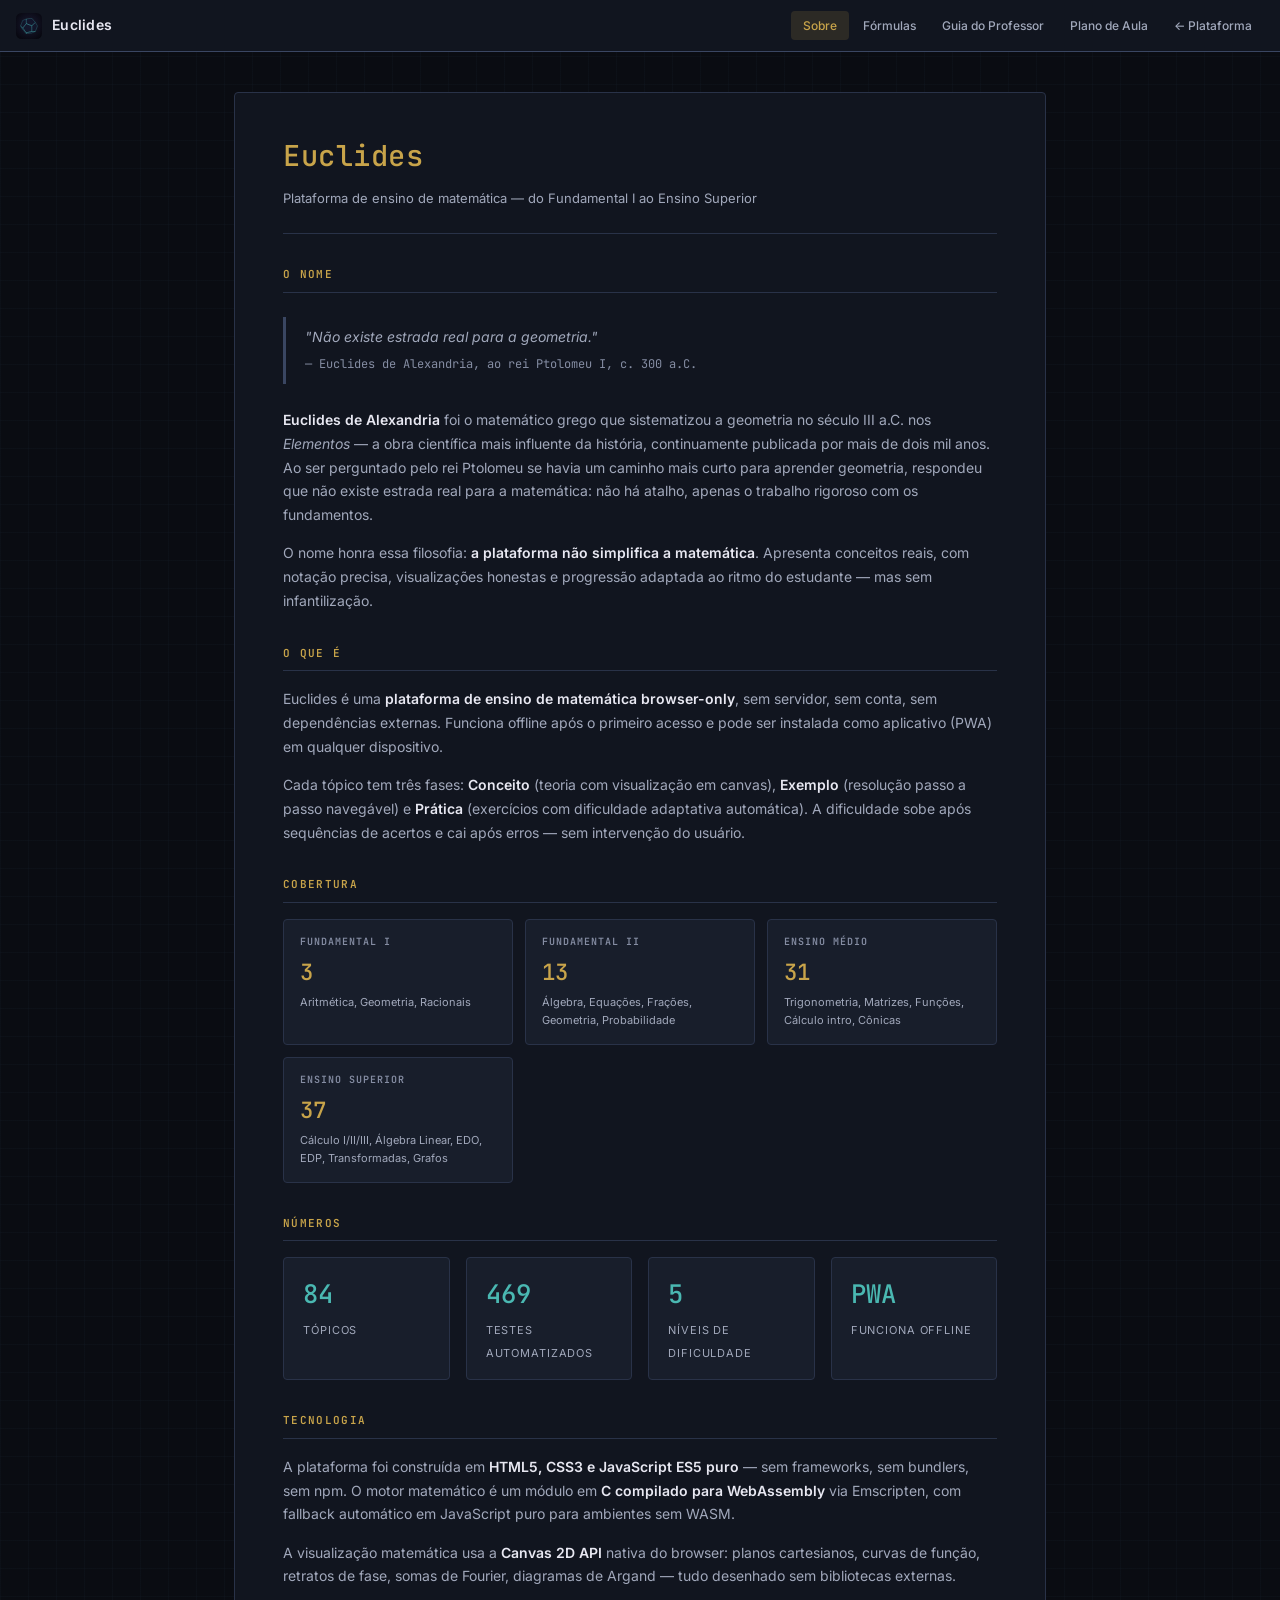
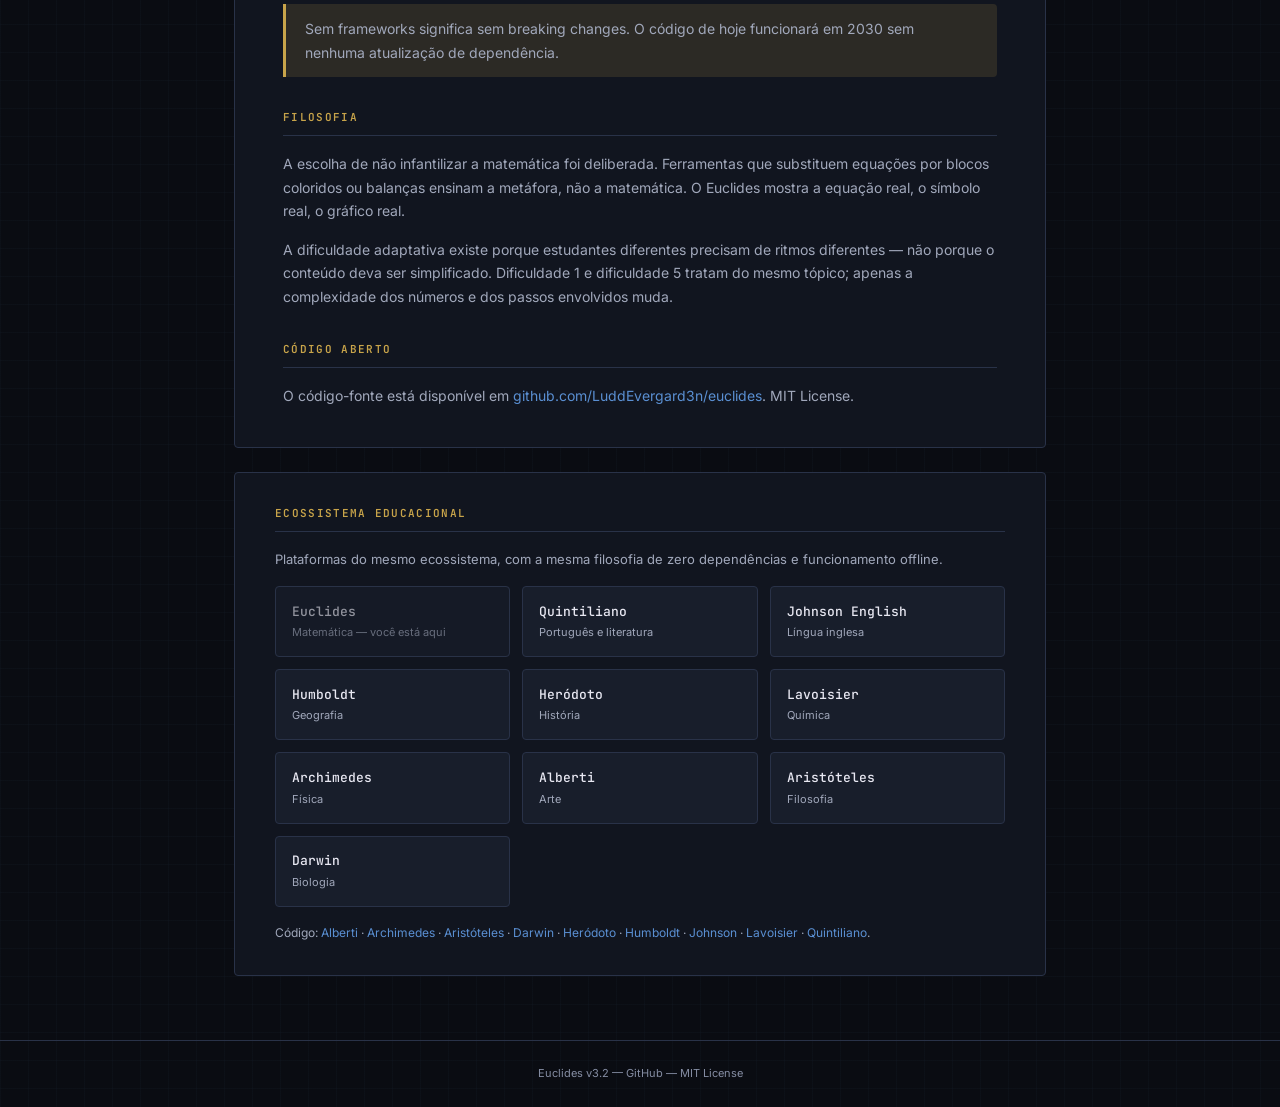
<file: sobre.html>
<!DOCTYPE html>
<html lang="pt-BR">
<head>
  <meta charset="UTF-8"/>
  <meta name="viewport" content="width=device-width, initial-scale=1.0"/>
  <title>Sobre — Euclides</title>
  <link rel="preconnect" href="https://fonts.googleapis.com"/>
  <link href="https://fonts.googleapis.com/css2?family=Inter:wght@400;500;600&family=JetBrains+Mono:wght@400;500&display=swap" rel="stylesheet"/>
  <link rel="icon" type="image/svg+xml" href="icon.svg"/>
  <link rel="manifest" href="manifest.json"/>
  <style>
    *, *::before, *::after { box-sizing: border-box; margin: 0; padding: 0; }

    :root {
      --bg:         #0c0c10;
      --surface:    #13131c;
      --surface-2:  #1a1a28;
      --border:     #22223a;
      --border-2:   #2e2e4a;
      --text:       #e8e8f2;
      --text-muted: #72728c;
      --text-dim:   #3e3e58;
      --gold:       #c8a44a;
      --gold-light: #e0bb6a;
      --gold-dim:   rgba(200,164,74,.15);
      --teal:       #4ab8b2;
      --blue:       #5a8fd2;
      --green:      #4e9e70;
      --red:        #c45252;
      --radius:     4px;
      --font-ui:    'Inter', system-ui, sans-serif;
      --font-mono:  'JetBrains Mono', 'Fira Code', monospace;
    }

    body {
      background: var(--bg);
      color: var(--text);
      font-family: var(--font-ui);
      font-size: 14px;
      line-height: 1.6;
      display: flex;
      flex-direction: column;
      min-height: 100vh;
    }

    /* ── Topbar ─────────────────────────────────────────────────── */
    #topbar {
      height: 44px;
      background: var(--surface);
      border-bottom: 1px solid var(--border);
      display: flex;
      align-items: center;
      justify-content: space-between;
      padding: 0 16px;
      flex-shrink: 0;
      position: sticky;
      top: 0;
      z-index: 100;
    }

    #topbar-brand {
      display: flex;
      align-items: center;
      gap: 10px;
      text-decoration: none;
    }

    #topbar-brand img { width: 26px; height: 26px; }

    #topbar-brand span {
      font-size: 14px;
      font-weight: 600;
      color: var(--text);
      letter-spacing: .02em;
    }

    #topbar-nav { display: flex; gap: 2px; }

    .topbar-tab {
      background: transparent;
      border: none;
      color: var(--text-muted);
      font-family: var(--font-ui);
      font-size: 12px;
      font-weight: 500;
      padding: 5px 12px;
      border-radius: var(--radius);
      cursor: pointer;
      text-decoration: none;
      display: inline-flex;
      align-items: center;
      transition: color .15s, background .15s;
    }

    .topbar-tab:hover { color: var(--text); background: var(--surface-2); }
    .topbar-tab.active { color: var(--gold); background: var(--gold-dim); }

    /* ── Layout ─────────────────────────────────────────────────── */
    .page-wrapper {
      max-width: 860px;
      margin: 0 auto;
      padding: 2.5rem 1.5rem 4rem;
      width: 100%;
    }

    /* ── Card ───────────────────────────────────────────────────── */
    .content-card {
      background: var(--surface);
      border: 1px solid var(--border);
      border-radius: var(--radius);
      padding: 2.5rem 3rem;
      margin-bottom: 1.5rem;
    }

    .page-title {
      font-family: var(--font-mono);
      font-size: 1.8rem;
      font-weight: 500;
      color: var(--gold);
      letter-spacing: .02em;
      margin-bottom: 0.5rem;
    }

    .page-subtitle {
      font-size: 13px;
      color: var(--text-muted);
      margin-bottom: 2rem;
      padding-bottom: 1.5rem;
      border-bottom: 1px solid var(--border);
    }

    /* ── Sections ───────────────────────────────────────────────── */
    h2 {
      font-family: var(--font-mono);
      font-size: 11px;
      font-weight: 600;
      letter-spacing: .12em;
      text-transform: uppercase;
      color: var(--gold);
      margin: 2rem 0 1rem;
      padding-bottom: 0.5rem;
      border-bottom: 1px solid var(--border);
    }

    h2:first-of-type { margin-top: 0; }

    p { color: var(--text-muted); margin-bottom: 0.9rem; line-height: 1.7; }
    p:last-child { margin-bottom: 0; }
    strong { color: var(--text); font-weight: 600; }

    /* ── Epigraph ───────────────────────────────────────────────── */
    .epigraph {
      font-style: italic;
      border-left: 3px solid var(--border-2);
      padding: 0.6rem 1.2rem;
      margin: 1.5rem 0;
      color: var(--text-muted);
    }

    .epigraph cite {
      display: block;
      font-style: normal;
      font-size: 12px;
      color: var(--text-dim);
      margin-top: 0.4rem;
      font-family: var(--font-mono);
    }

    /* ── Metrics ────────────────────────────────────────────────── */
    .metricas {
      display: grid;
      grid-template-columns: repeat(auto-fit, minmax(150px, 1fr));
      gap: 1rem;
      margin: 1rem 0;
    }

    .metrica-card {
      background: var(--surface-2);
      border: 1px solid var(--border);
      border-radius: var(--radius);
      padding: 1rem 1.2rem;
    }

    .metrica-valor {
      font-family: var(--font-mono);
      font-size: 1.6rem;
      font-weight: 500;
      color: var(--teal);
      display: block;
      margin-bottom: 0.2rem;
    }

    .metrica-label {
      font-size: 11px;
      color: var(--text-muted);
      text-transform: uppercase;
      letter-spacing: .08em;
    }

    /* ── Level breakdown ────────────────────────────────────────── */
    .level-grid {
      display: grid;
      grid-template-columns: repeat(auto-fit, minmax(170px, 1fr));
      gap: 0.75rem;
      margin: 1rem 0;
    }

    .level-card {
      background: var(--surface-2);
      border: 1px solid var(--border);
      border-radius: var(--radius);
      padding: 0.9rem 1rem;
    }

    .level-name {
      font-family: var(--font-mono);
      font-size: 10px;
      font-weight: 600;
      letter-spacing: .1em;
      text-transform: uppercase;
      color: var(--text-dim);
      margin-bottom: 0.3rem;
    }

    .level-count {
      font-family: var(--font-mono);
      font-size: 1.4rem;
      font-weight: 500;
      color: var(--gold);
    }

    .level-desc {
      font-size: 11px;
      color: var(--text-muted);
      margin-top: 0.2rem;
    }

    /* ── Nota / destaque ────────────────────────────────────────── */
    .nota {
      background: var(--gold-dim);
      border-left: 3px solid var(--gold);
      padding: 0.8rem 1.2rem;
      border-radius: 0 var(--radius) var(--radius) 0;
      margin: 1rem 0;
    }

    .nota p { color: var(--text-muted); margin: 0; }

    /* ── Links ───────────────────────────────────────────────────── */
    a.inline { color: var(--blue); text-decoration: none; }
    a.inline:hover { text-decoration: underline; }

    /* ── Ecosystem section ───────────────────────────────────────── */
    .ecosystem-section {
      background: var(--surface);
      border: 1px solid var(--border);
      border-radius: var(--radius);
      padding: 2rem 2.5rem;
    }

    .ecosystem-section h2 { margin-top: 0; }

    .eco-grid {
      display: grid;
      grid-template-columns: repeat(auto-fill, minmax(220px, 1fr));
      gap: 0.75rem;
      margin-top: 1rem;
    }

    .eco-card {
      border: 1px solid var(--border);
      border-radius: var(--radius);
      padding: 0.9rem 1rem;
      text-decoration: none;
      background: var(--surface-2);
      transition: border-color .15s, background .15s;
      display: block;
    }

    .eco-card:hover {
      border-color: var(--gold);
      background: var(--gold-dim);
    }

    .eco-card--active {
      border-color: var(--border-2);
      cursor: default;
      pointer-events: none;
      opacity: .6;
    }

    .eco-name {
      font-family: var(--font-mono);
      font-size: 13px;
      font-weight: 500;
      color: var(--text);
      margin-bottom: 2px;
    }

    .eco-desc {
      font-size: 11px;
      color: var(--text-muted);
    }

    /* ── Footer ─────────────────────────────────────────────────── */
    footer {
      text-align: center;
      padding: 1.5rem;
      font-size: 11px;
      color: var(--text-dim);
      border-top: 1px solid var(--border);
      margin-top: auto;
    }

    footer a { color: var(--text-dim); text-decoration: none; }
    footer a:hover { color: var(--text-muted); }

    @media (max-width: 640px) {
      .content-card { padding: 1.5rem 1.25rem; }
      .page-title { font-size: 1.4rem; }
      .ecosystem-section { padding: 1.5rem 1.25rem; }
    }
  </style>
  <link rel="stylesheet" href="auxiliary.css?v=5.0"/>
</head>
<body>

  <header id="topbar">
    <a id="topbar-brand" href="index.html">
      <img src="icon.svg" alt="Euclides"/>
      <span>Euclides</span>
    </a>
    <nav id="topbar-nav">
      <a class="topbar-tab active" href="sobre.html">Sobre</a>
      <a class="topbar-tab" href="formulas.html">Fórmulas</a>
      <a class="topbar-tab" href="guia-professor.html">Guia do Professor</a>
      <a class="topbar-tab" href="plano-aula.html">Plano de Aula</a>
      <a class="topbar-tab" href="index.html">&#8592; Plataforma</a>
    </nav>
  </header>

  <main class="page-wrapper">

    <div class="content-card">
      <h1 class="page-title">Euclides</h1>
      <p class="page-subtitle">Plataforma de ensino de matemática — do Fundamental I ao Ensino Superior</p>

      <h2>O nome</h2>
      <blockquote class="epigraph">
        "Não existe estrada real para a geometria."
        <cite>— Euclides de Alexandria, ao rei Ptolomeu I, c. 300 a.C.</cite>
      </blockquote>
      <p>
        <strong>Euclides de Alexandria</strong> foi o matemático grego que sistematizou a geometria no século III a.C.
        nos <em>Elementos</em> — a obra científica mais influente da história, continuamente publicada por mais de
        dois mil anos. Ao ser perguntado pelo rei Ptolomeu se havia um caminho mais curto para aprender geometria,
        respondeu que não existe estrada real para a matemática: não há atalho, apenas o trabalho rigoroso com os
        fundamentos.
      </p>
      <p>
        O nome honra essa filosofia: <strong>a plataforma não simplifica a matemática</strong>. Apresenta conceitos
        reais, com notação precisa, visualizações honestas e progressão adaptada ao ritmo do estudante — mas sem
        infantilização.
      </p>

      <h2>O que é</h2>
      <p>
        Euclides é uma <strong>plataforma de ensino de matemática browser-only</strong>, sem servidor, sem conta,
        sem dependências externas. Funciona offline após o primeiro acesso e pode ser instalada como aplicativo
        (PWA) em qualquer dispositivo.
      </p>
      <p>
        Cada tópico tem três fases: <strong>Conceito</strong> (teoria com visualização em canvas),
        <strong>Exemplo</strong> (resolução passo a passo navegável) e <strong>Prática</strong>
        (exercícios com dificuldade adaptativa automática). A dificuldade sobe após sequências de acertos
        e cai após erros — sem intervenção do usuário.
      </p>

      <h2>Cobertura</h2>

      <div class="level-grid">
        <div class="level-card">
          <div class="level-name">Fundamental I</div>
          <div class="level-count">3</div>
          <div class="level-desc">Aritmética, Geometria, Racionais</div>
        </div>
        <div class="level-card">
          <div class="level-name">Fundamental II</div>
          <div class="level-count">13</div>
          <div class="level-desc">Álgebra, Equações, Frações, Geometria, Probabilidade</div>
        </div>
        <div class="level-card">
          <div class="level-name">Ensino Médio</div>
          <div class="level-count">31</div>
          <div class="level-desc">Trigonometria, Matrizes, Funções, Cálculo intro, Cônicas</div>
        </div>
        <div class="level-card">
          <div class="level-name">Ensino Superior</div>
          <div class="level-count">37</div>
          <div class="level-desc">Cálculo I/II/III, Álgebra Linear, EDO, EDP, Transformadas, Grafos</div>
        </div>
      </div>

      <h2>Números</h2>
      <div class="metricas">
        <div class="metrica-card">
          <span class="metrica-valor">84</span>
          <span class="metrica-label">Tópicos</span>
        </div>
        <div class="metrica-card">
          <span class="metrica-valor">469</span>
          <span class="metrica-label">Testes automatizados</span>
        </div>
        <div class="metrica-card">
          <span class="metrica-valor">5</span>
          <span class="metrica-label">Níveis de dificuldade</span>
        </div>
        <div class="metrica-card">
          <span class="metrica-valor">PWA</span>
          <span class="metrica-label">Funciona offline</span>
        </div>
      </div>

      <h2>Tecnologia</h2>
      <p>
        A plataforma foi construída em <strong>HTML5, CSS3 e JavaScript ES5 puro</strong> — sem frameworks,
        sem bundlers, sem npm. O motor matemático é um módulo em <strong>C compilado para WebAssembly</strong>
        via Emscripten, com fallback automático em JavaScript puro para ambientes sem WASM.
      </p>
      <p>
        A visualização matemática usa a <strong>Canvas 2D API</strong> nativa do browser: planos cartesianos,
        curvas de função, retratos de fase, somas de Fourier, diagramas de Argand — tudo desenhado
        sem bibliotecas externas.
      </p>
      <div class="nota">
        <p>
          Sem frameworks significa sem breaking changes. O código de hoje funcionará em 2030 sem
          nenhuma atualização de dependência.
        </p>
      </div>

      <h2>Filosofia</h2>
      <p>
        A escolha de não infantilizar a matemática foi deliberada. Ferramentas que substituem equações
        por blocos coloridos ou balanças ensinam a metáfora, não a matemática. O Euclides mostra a equação
        real, o símbolo real, o gráfico real.
      </p>
      <p>
        A dificuldade adaptativa existe porque estudantes diferentes precisam de ritmos diferentes — não
        porque o conteúdo deva ser simplificado. Dificuldade 1 e dificuldade 5 tratam do mesmo tópico; apenas a
        complexidade dos números e dos passos envolvidos muda.
      </p>

      <h2>Código aberto</h2>
      <p>
        O código-fonte está disponível em
        <a class="inline" href="https://github.com/LuddEvergard3n/euclides" target="_blank" rel="noopener">
          github.com/LuddEvergard3n/euclides</a>.
        MIT License.
      </p>
    </div>

    <div class="ecosystem-section">
      <h2>Ecossistema educacional</h2>
      <p style="color:var(--text-muted);font-size:13px;margin-bottom:0">
        Plataformas do mesmo ecossistema, com a mesma filosofia de zero dependências e funcionamento offline.
      </p>
      <div class="eco-grid">
        <span class="eco-card eco-card--active">
          <div class="eco-name">Euclides</div>
          <div class="eco-desc">Matemática — você está aqui</div>
        </span>
        <a class="eco-card" href="https://luddevergard3n.github.io/quintiliano/" target="_blank" rel="noopener">
          <div class="eco-name">Quintiliano</div>
          <div class="eco-desc">Português e literatura</div>
        </a>
        <a class="eco-card" href="https://luddevergard3n.github.io/johnson-english/" target="_blank" rel="noopener">
          <div class="eco-name">Johnson English</div>
          <div class="eco-desc">Língua inglesa</div>
        </a>
        <a class="eco-card" href="https://luddevergard3n.github.io/humboldt/" target="_blank" rel="noopener">
          <div class="eco-name">Humboldt</div>
          <div class="eco-desc">Geografia</div>
        </a>
        <a class="eco-card" href="https://luddevergard3n.github.io/Herodoto/" target="_blank" rel="noopener">
          <div class="eco-name">Heródoto</div>
          <div class="eco-desc">História</div>
        </a>
        <a class="eco-card" href="https://luddevergard3n.github.io/lavoisier/" target="_blank" rel="noopener">
          <div class="eco-name">Lavoisier</div>
          <div class="eco-desc">Química</div>
        </a>
        <a class="eco-card" href="https://luddevergard3n.github.io/archimedes/" target="_blank" rel="noopener">
          <div class="eco-name">Archimedes</div>
          <div class="eco-desc">Física</div>
        </a>
        <a class="eco-card" href="https://luddevergard3n.github.io/alberti/" target="_blank" rel="noopener">
          <div class="eco-name">Alberti</div>
          <div class="eco-desc">Arte</div>
        </a>
        <a class="eco-card" href="https://luddevergard3n.github.io/aristoteles/" target="_blank" rel="noopener">
          <div class="eco-name">Aristóteles</div>
          <div class="eco-desc">Filosofia</div>
        </a>
        <a class="eco-card" href="https://luddevergard3n.github.io/darwin/" target="_blank" rel="noopener">
          <div class="eco-name">Darwin</div>
          <div class="eco-desc">Biologia</div>
        </a>
      </div>
      <p style="color:var(--text-muted);font-size:12px;margin:1rem 0 0">Código: <a class="inline" href="https://github.com/LuddEvergard3n/alberti" target="_blank" rel="noopener">Alberti</a> · <a class="inline" href="https://github.com/LuddEvergard3n/archimedes" target="_blank" rel="noopener">Archimedes</a> · <a class="inline" href="https://github.com/LuddEvergard3n/aristoteles" target="_blank" rel="noopener">Aristóteles</a> · <a class="inline" href="https://github.com/LuddEvergard3n/darwin" target="_blank" rel="noopener">Darwin</a> · <a class="inline" href="https://github.com/LuddEvergard3n/Herodoto" target="_blank" rel="noopener">Heródoto</a> · <a class="inline" href="https://github.com/LuddEvergard3n/humboldt" target="_blank" rel="noopener">Humboldt</a> · <a class="inline" href="https://github.com/LuddEvergard3n/johnson-english" target="_blank" rel="noopener">Johnson</a> · <a class="inline" href="https://github.com/LuddEvergard3n/lavoisier" target="_blank" rel="noopener">Lavoisier</a> · <a class="inline" href="https://github.com/LuddEvergard3n/quintiliano" target="_blank" rel="noopener">Quintiliano</a>.</p>
    </div>

  </main>

  <footer>
    Euclides v3.2 &mdash;
    <a href="https://github.com/LuddEvergard3n/euclides" target="_blank" rel="noopener">GitHub</a>
    &mdash; MIT License
  </footer>

</body>
</html>
</file>
<file: auxiliary.css>
/* Shared Euclides 5 shell for reference and teacher-facing pages. */
:root {
  --bg: #0a0c12 !important;
  --surface: #11151f !important;
  --surface-2: #181e2b !important;
  --border: #293248 !important;
  --border-2: #3a4662 !important;
  --text-muted: #a1a8bb !important;
  --text-dim: #858da3 !important;
}

body {
  background-color: var(--bg) !important;
  background-image: linear-gradient(rgba(90,143,210,.03) 1px, transparent 1px), linear-gradient(90deg, rgba(90,143,210,.03) 1px, transparent 1px) !important;
  background-size: 28px 28px !important;
}

#topbar { min-height: 52px !important; height: 52px !important; border-color: var(--border-2) !important; }
#topbar-brand:focus-visible, .topbar-tab:focus-visible, button:focus-visible, a:focus-visible, input:focus-visible, select:focus-visible, textarea:focus-visible {
  outline: 3px solid var(--gold-light) !important;
  outline-offset: 3px !important;
}

.page-wrapper { width: min(100%, 1240px); margin-inline: auto; }
.content, .main-content, .guide-main, .preview-panel, .form-panel, .about-card, .section-card, .formula-section {
  box-shadow: 0 18px 55px rgba(0,0,0,.18);
}

@media (prefers-reduced-motion: reduce) {
  *, *::before, *::after { scroll-behavior: auto !important; animation-duration: .001ms !important; animation-iteration-count: 1 !important; transition-duration: .001ms !important; }
}

@media (max-width: 760px) {
  #topbar { padding-inline: 12px !important; }
  #topbar-nav { max-width: 58vw; overflow-x: auto; scrollbar-width: none; }
  .topbar-tab { min-height: 44px; white-space: nowrap; padding-inline: 9px !important; }
  .page-wrapper { display: block !important; padding: 18px 14px 42px !important; }
  .sidebar, .guia-sidebar { position: static !important; width: 100% !important; height: auto !important; margin-bottom: 16px; }
  .page-main, .main-content, .guide-main, .form-panel, .preview-panel { width: 100% !important; min-width: 0 !important; }
  table { display: block; max-width: 100%; overflow-x: auto; }
  pre, code, .formula, .formula-box { max-width: 100%; overflow-x: auto; }
  input, select, textarea, button { max-width: 100%; }
}

@media (max-width: 390px) {
  #topbar-nav .topbar-tab:nth-child(n+3) { display: none !important; }
  h1 { overflow-wrap: anywhere; }
}
</file>
